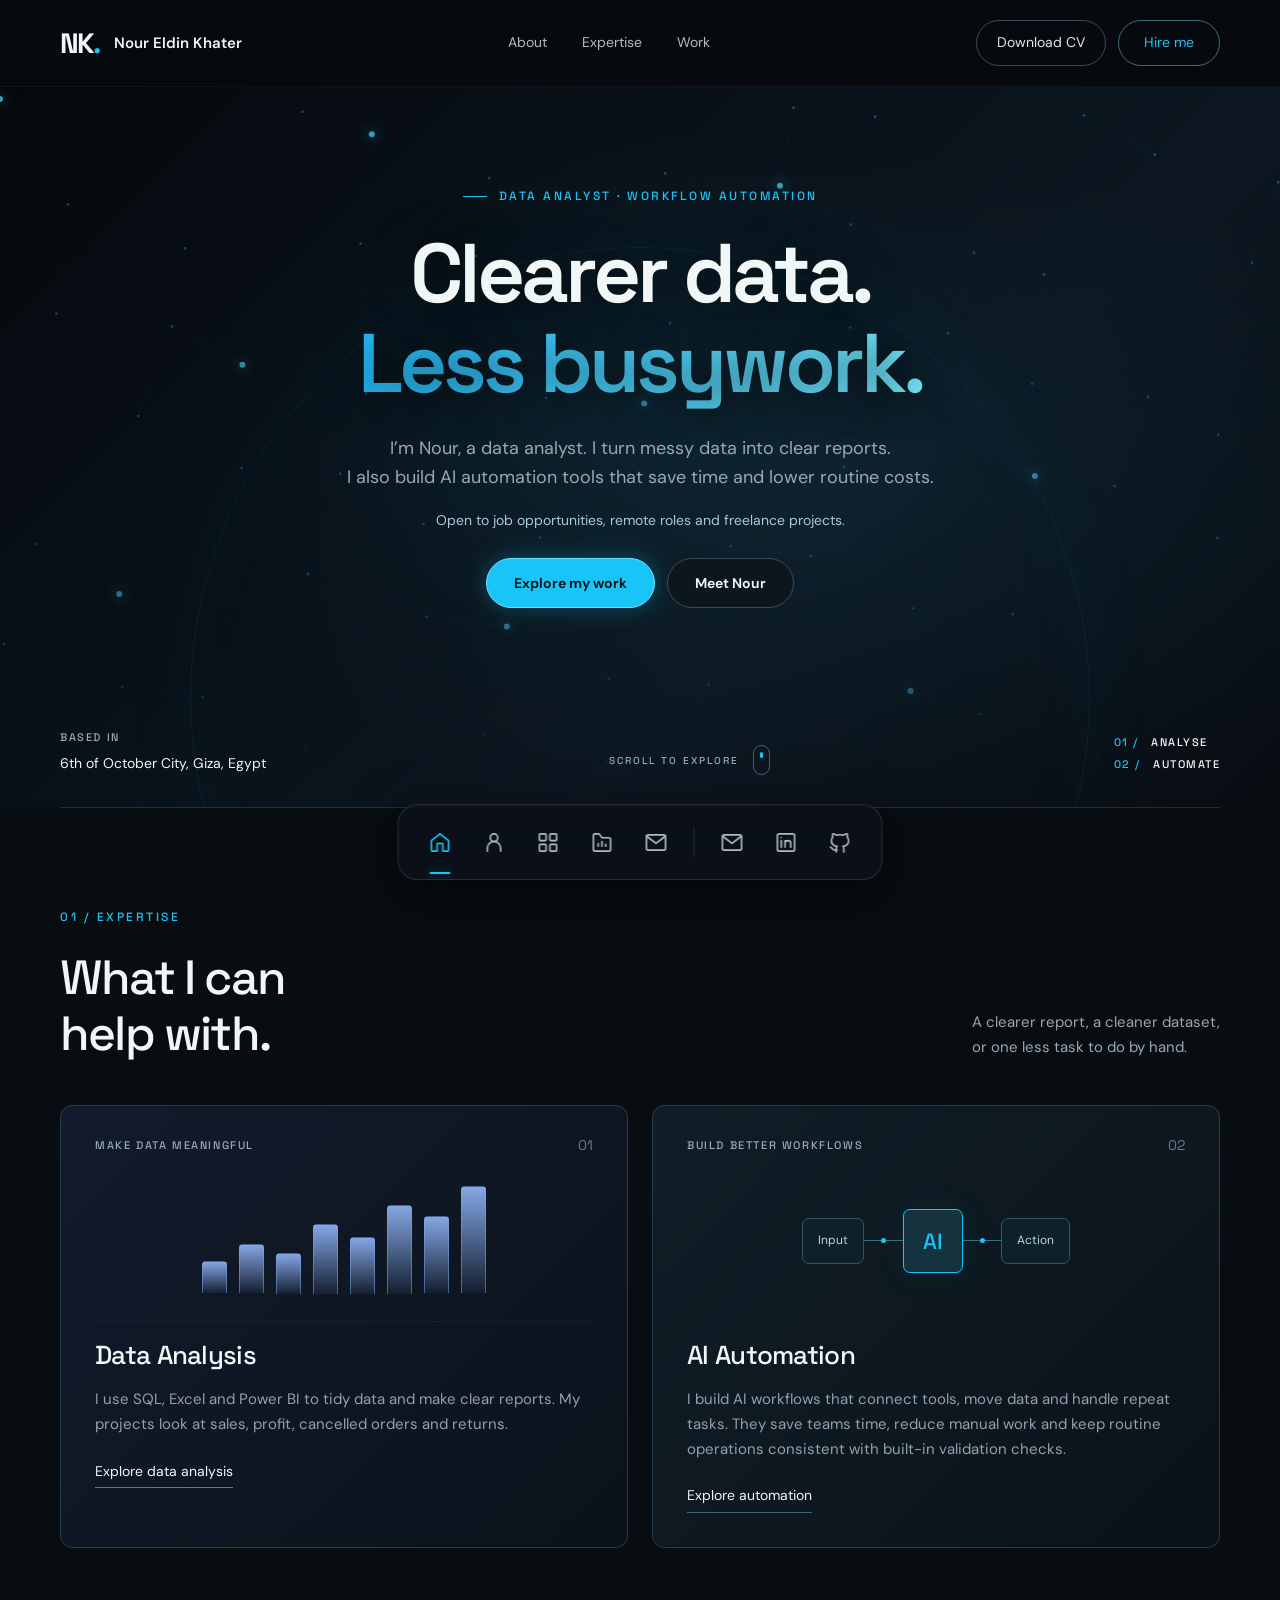
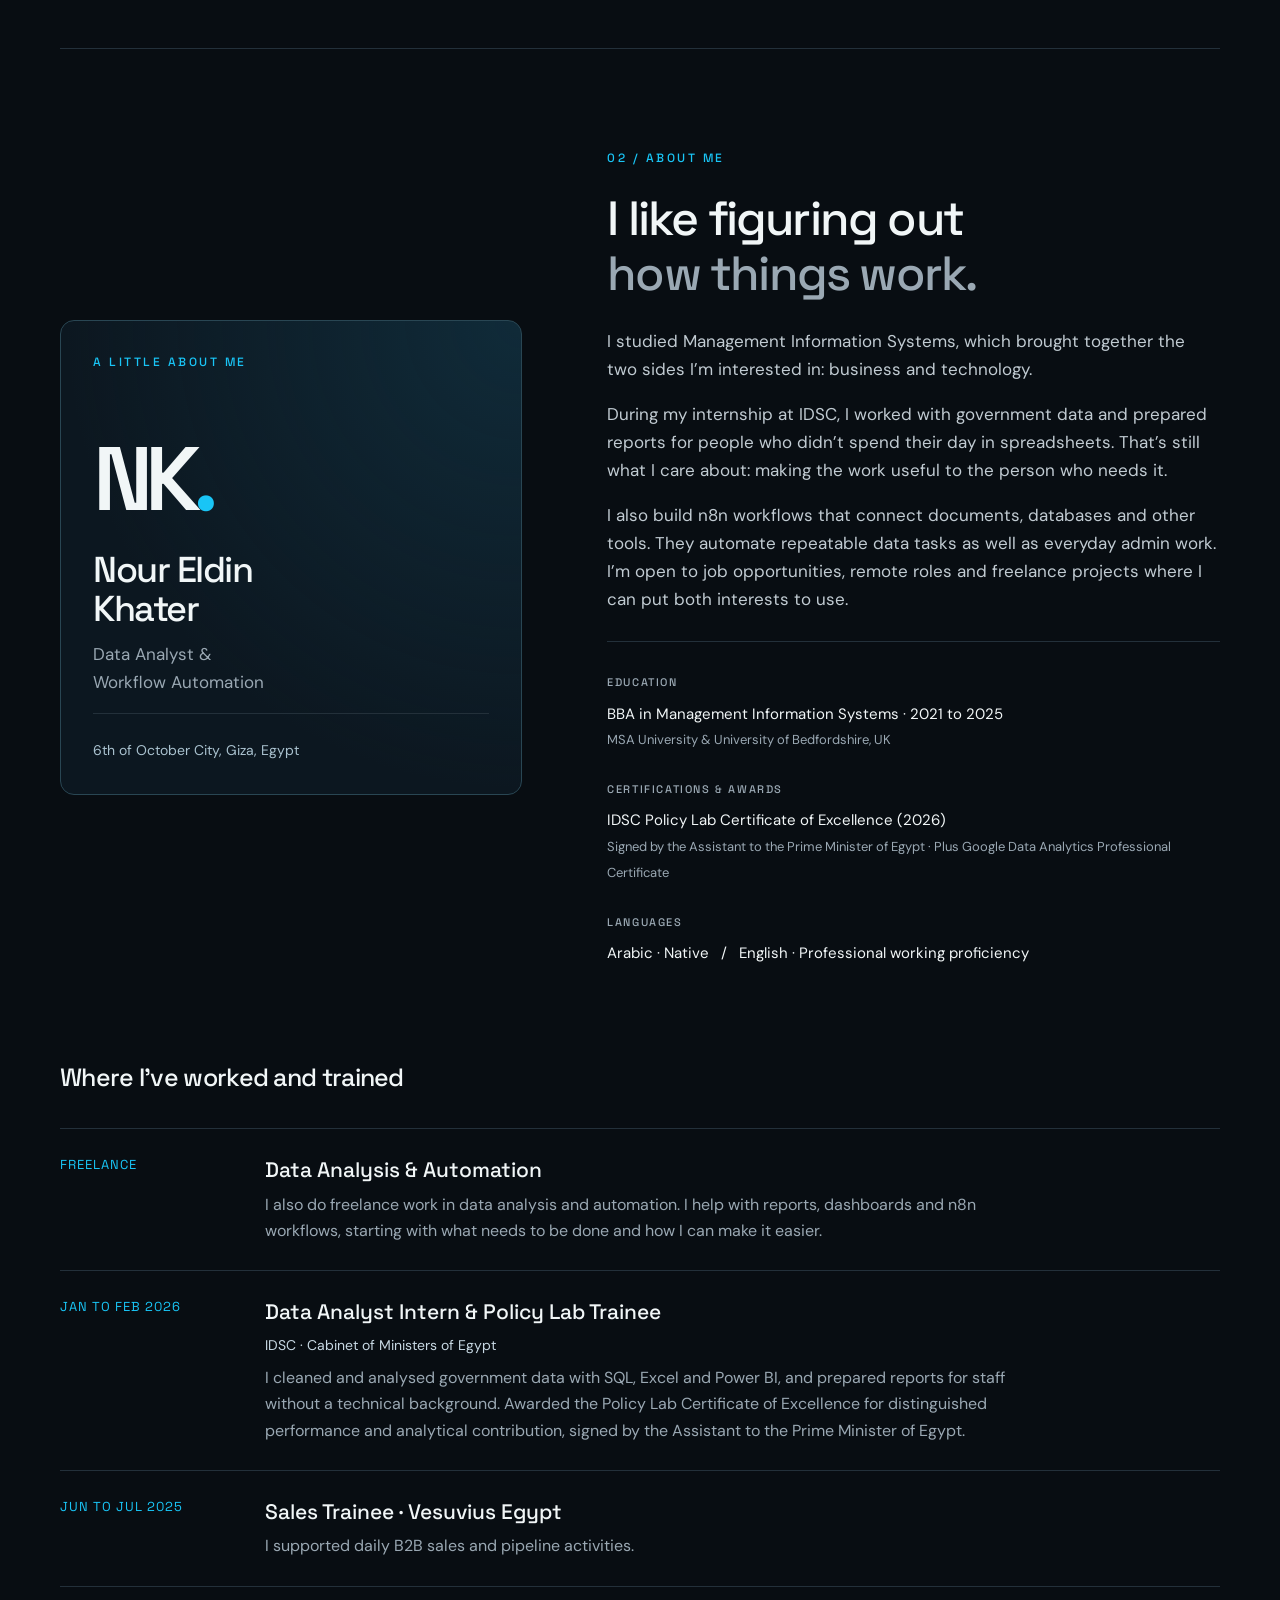
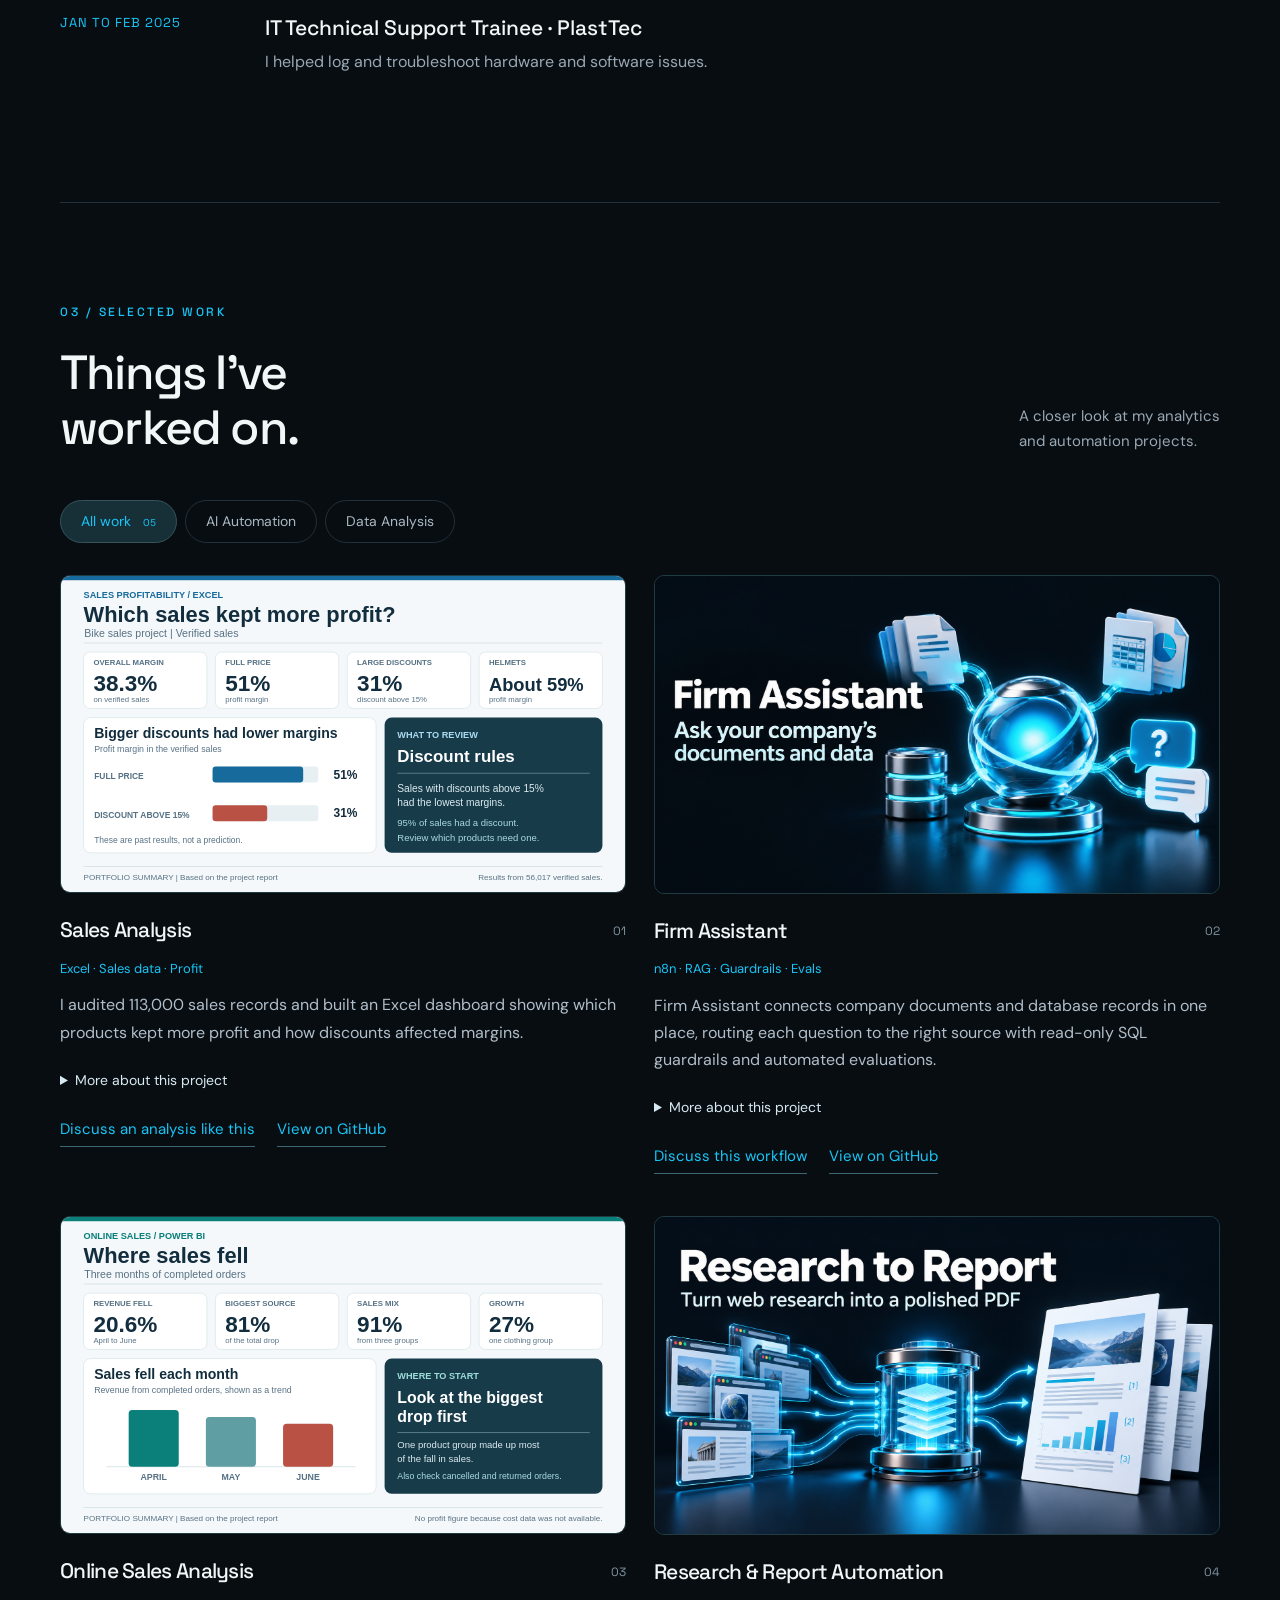
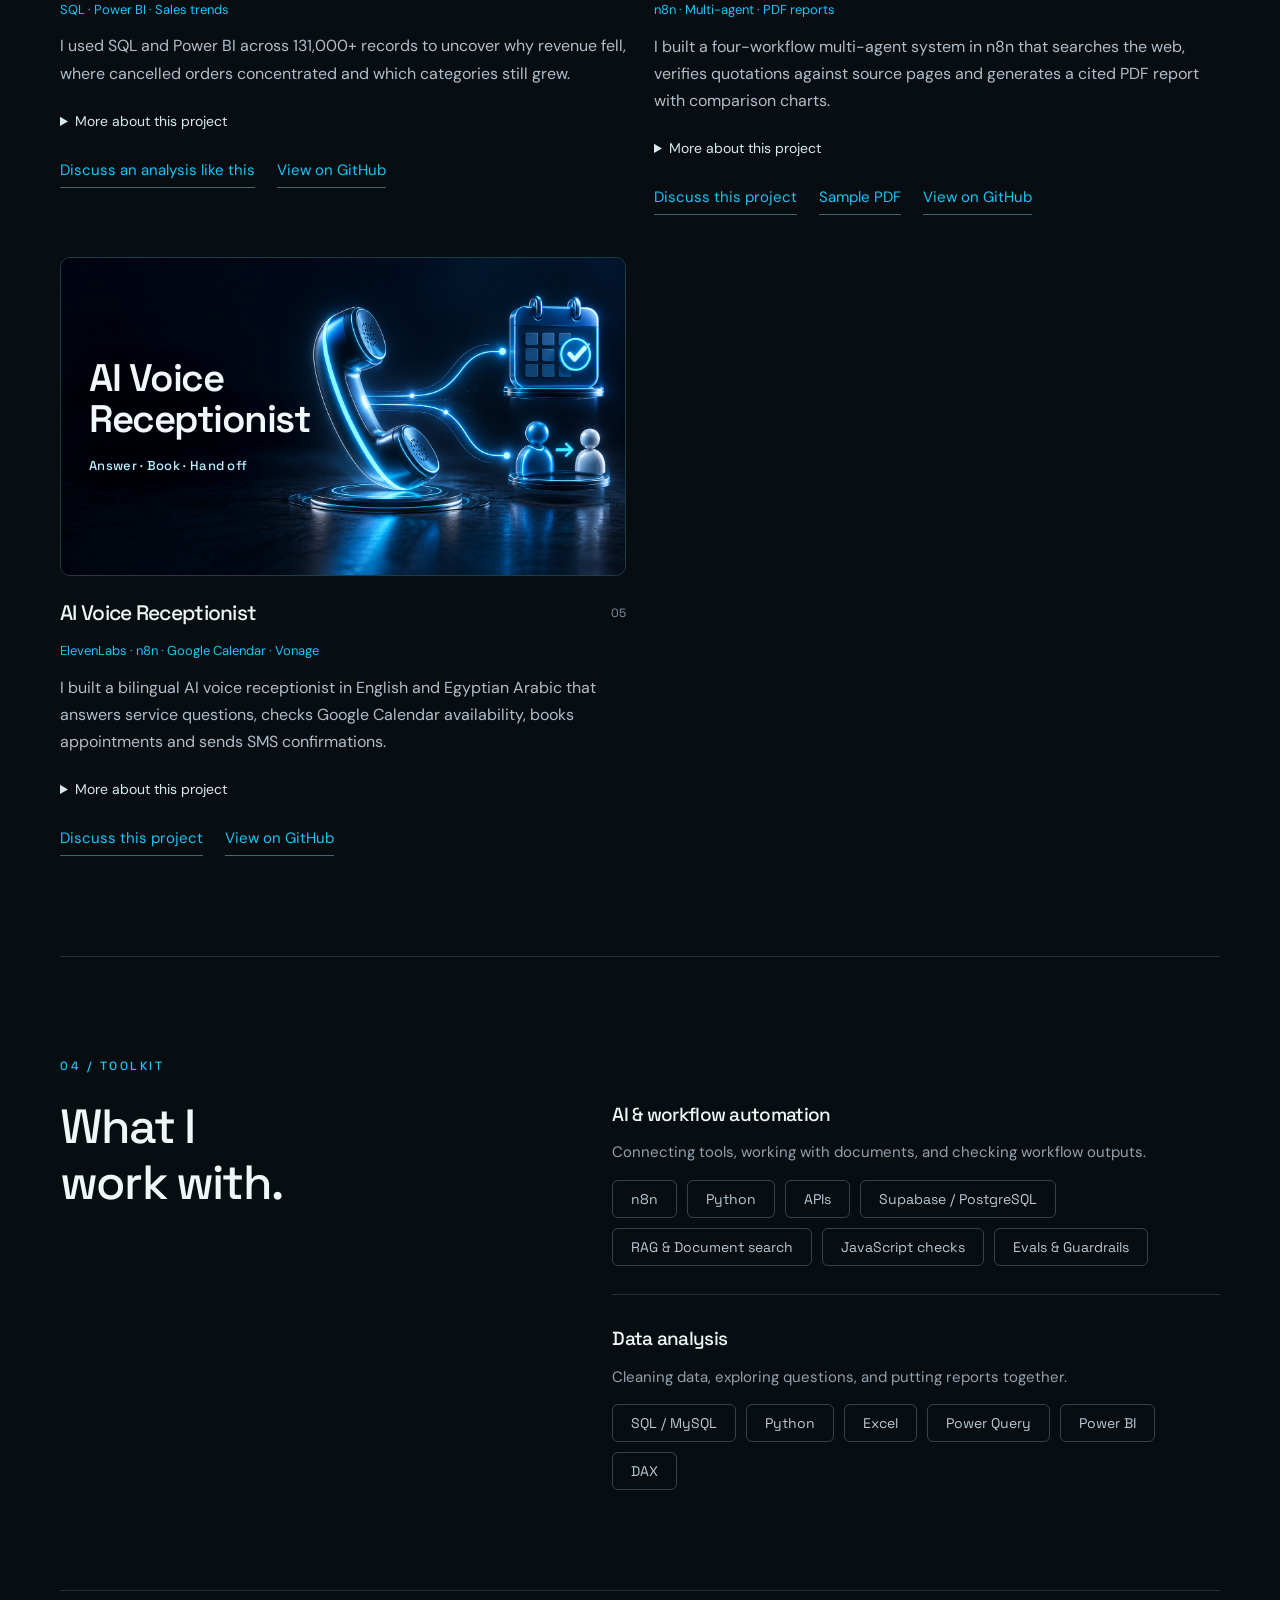
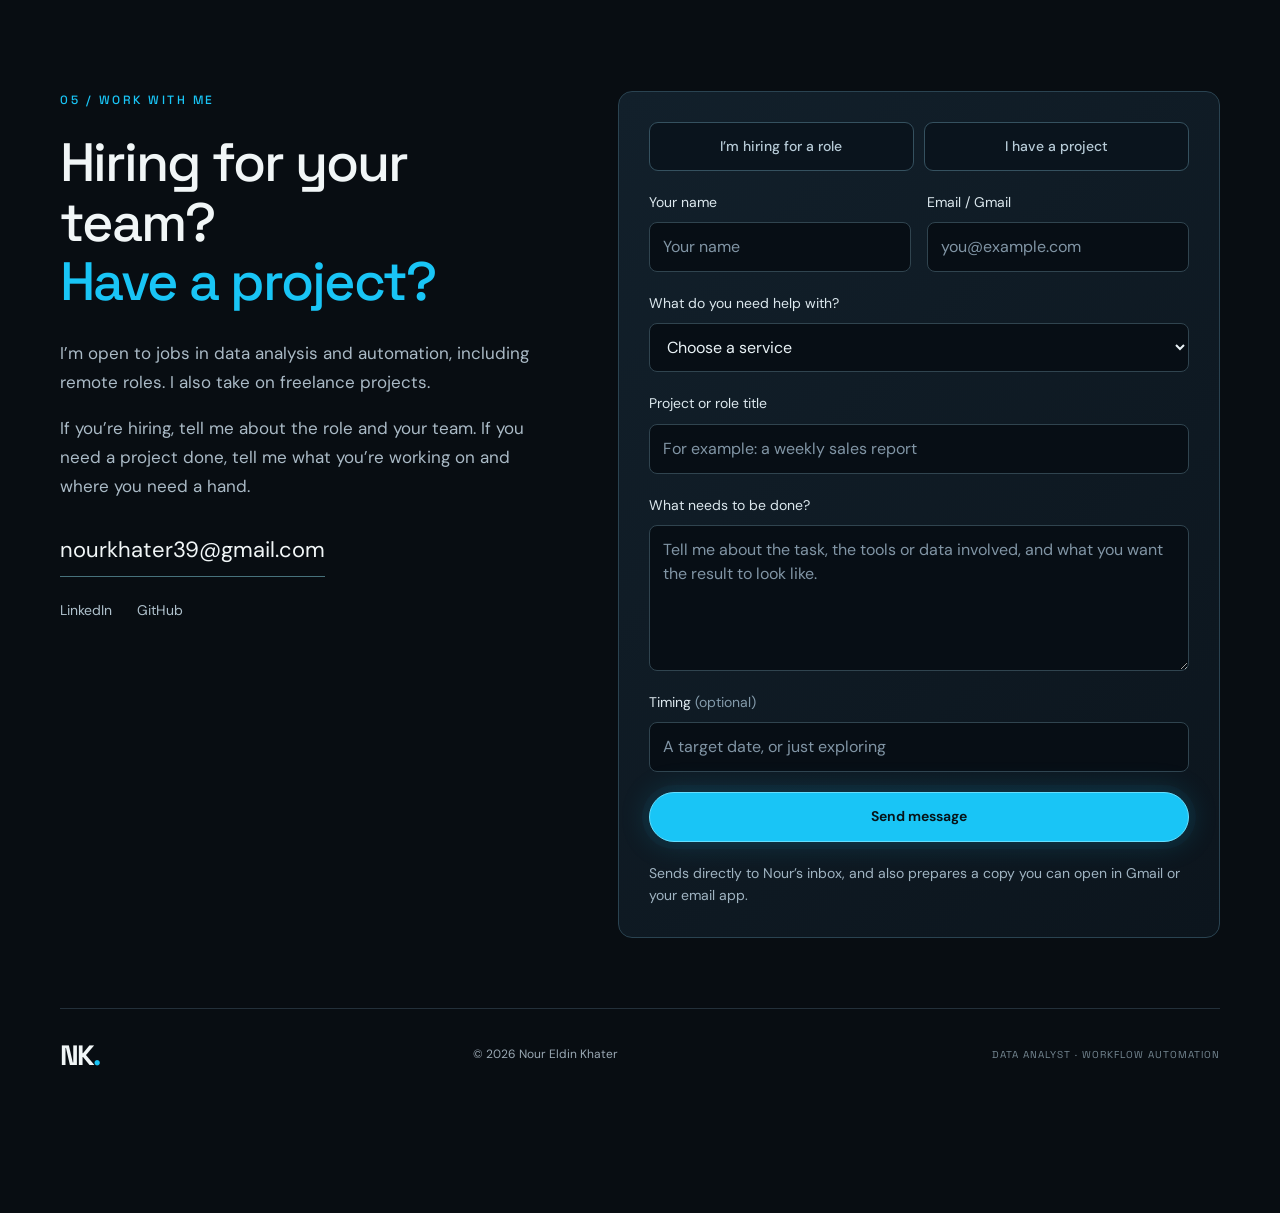
<file: index.html>
<!doctype html>
<html lang="en"><head><meta charset="UTF-8"><meta name="viewport" content="width=device-width, initial-scale=1"><meta name="theme-color" content="#080d12"><meta name="description" content="Nour Eldin Khater is a data analyst in 6th of October City, Giza, Egypt. I use SQL, Excel and Power BI to make data useful, and automate repeatable data workflows with n8n."><link rel="canonical" href="https://nour2303.github.io/"><meta property="og:type" content="website"><meta property="og:url" content="https://nour2303.github.io/"><meta property="og:title" content="Nour Eldin Khater | Data Analyst"><meta property="og:description" content="Data analysis, clear reports and practical workflow automation. Explore my work and get in touch."><meta property="og:image" content="https://nour2303.github.io/assets/img/nour-portrait.jpeg"><meta property="og:image:width" content="600"><meta property="og:image:height" content="600"><meta property="og:image:alt" content="Portrait of Nour Eldin Khater"><meta name="twitter:card" content="summary"><title>Nour Eldin Khater | Data Analyst &amp; Workflow Automation</title><link rel="icon" type="image/svg+xml" href="data:image/svg+xml,%3Csvg xmlns='http://www.w3.org/2000/svg' viewBox='0 0 64 64'%3E%3Crect width='64' height='64' rx='16' fill='%23080d12'/%3E%3Cpath d='M18 46V18l28 28V18' fill='none' stroke='%2344d9ee' stroke-width='6'/%3E%3C/svg%3E"><link rel="stylesheet" href="style.css"><link rel="stylesheet" href="content.css"></head>
<body><a class="skip" href="#main">Skip to content</a><header><nav class="wrap" aria-label="Main navigation"><a href="#home" class="brand"><span class="monogram">NK<span>.</span></span><span>Nour Eldin Khater</span></a><div class="nav-links"><a href="#about">About</a><a href="#expertise">Expertise</a><a href="#work">Work</a></div><div class="nav-actions"><a class="nav-cv" href="Nour-Khater-CV.pdf" download="Nour-Khater-CV.pdf" aria-label="Download CV as PDF">Download CV</a><a class="nav-contact" href="#contact">Hire me</a></div></nav></header>
<main id="main"><section class="hero wrap" id="home"><div class="eyebrow"><span class="short-line"></span> DATA ANALYST · WORKFLOW AUTOMATION</div><h1>Clearer data.<br><span>Less busywork.</span></h1><p class="hero-copy">I’m Nour, a data analyst. I turn messy data into clear reports.<br>I also build AI automation tools that save time and lower routine costs.</p><p class="audience-note">Open to job opportunities, remote roles and freelance projects.</p><div class="hero-actions"><a class="button primary" href="#work">Explore my work</a><a class="button secondary" href="#about">Meet Nour</a></div><div class="hero-bottom"><div><span class="small-label">BASED IN</span><span>6th of October City, Giza, Egypt</span></div><a href="#expertise" class="explore">SCROLL TO EXPLORE <span class="scroll-track" aria-hidden="true"></span></a><div class="hero-index"><span>01 /</span> ANALYSE<br><span>02 /</span> AUTOMATE</div></div><div class="hero-orbit" aria-hidden="true"></div></section>
<section class="expertise section wrap" id="expertise"><div class="section-heading"><div><p class="eyebrow">01 / EXPERTISE</p><h2>What I can<br>help with.</h2></div><p class="section-note">A clearer report, a cleaner dataset,<br>or one less task to do by hand.</p></div><div class="expertise-grid"><article class="expertise-card analysis"><div class="card-top"><span class="small-label">MAKE DATA MEANINGFUL</span><span class="card-number">01</span></div><div class="chart" role="img" aria-label="Simple rising bar chart"><span style="--height:30%"></span><span style="--height:46%"></span><span style="--height:38%"></span><span style="--height:65%"></span><span style="--height:53%"></span><span style="--height:83%"></span><span style="--height:72%"></span><span style="--height:100%"></span></div><h3>Data Analysis</h3><p class="placeholder">I use SQL, Excel and Power BI to tidy data and make clear reports. My projects look at sales, profit, cancelled orders and returns.</p><a href="#work" class="text-link" data-select="analysis">Explore data analysis</a></article><article class="expertise-card automation"><div class="card-top"><span class="small-label">BUILD BETTER WORKFLOWS</span><span class="card-number">02</span></div><div class="flow" aria-label="Workflow illustration: input, AI, action"><div class="flow-node">Input</div><span class="connector"></span><div class="flow-node ai-node">AI</div><span class="connector"></span><div class="flow-node">Action</div></div><h3>AI Automation</h3><p class="placeholder">I build AI workflows that connect tools, move data and handle repeat tasks. They save teams time, reduce manual work and keep routine operations consistent with built-in validation checks.</p><a href="#work" class="text-link" data-select="automation">Explore automation</a></article></div></section>
<section class="about section wrap" id="about"><div class="identity-panel"><p class="eyebrow">A LITTLE ABOUT ME</p><span class="identity-monogram" aria-hidden="true">NK<span>.</span></span><h3>Nour Eldin<br>Khater</h3><p>Data Analyst &amp;<br>Workflow Automation</p><div class="identity-location">6th of October City, Giza, Egypt</div></div><div class="about-copy"><p class="eyebrow">02 / ABOUT ME</p><h2>I like figuring out<br><span>how things work.</span></h2><p>I studied Management Information Systems, which brought together the two sides I’m interested in: business and technology.</p><p>During my internship at IDSC, I worked with government data and prepared reports for people who didn’t spend their day in spreadsheets. That’s still what I care about: making the work useful to the person who needs it.</p><p>I also build n8n workflows that connect documents, databases and other tools. They automate repeatable data tasks as well as everyday admin work. I’m open to job opportunities, remote roles and freelance projects where I can put both interests to use.</p><div class="about-facts"><div><span class="small-label">EDUCATION</span><p>BBA in Management Information Systems · 2021 to 2025</p><span class="muted">MSA University &amp; University of Bedfordshire, UK</span></div><div><span class="small-label">CERTIFICATIONS &amp; AWARDS</span><p>IDSC Policy Lab Certificate of Excellence (2026)</p><span class="muted">Signed by the Assistant to the Prime Minister of Egypt · Plus Google Data Analytics Professional Certificate</span></div><div><span class="small-label">LANGUAGES</span><p>Arabic · Native &nbsp; / &nbsp; English · Professional working proficiency</p></div></div></div><div class="experience-list"><h3>Where I’ve worked and trained</h3><article><span>FREELANCE</span><div><h4>Data Analysis &amp; Automation</h4><p>I also do freelance work in data analysis and automation. I help with reports, dashboards and n8n workflows, starting with what needs to be done and how I can make it easier.</p></div></article><article><span>JAN TO FEB 2026</span><div><h4>Data Analyst Intern &amp; Policy Lab Trainee</h4><p class="experience-company">IDSC · Cabinet of Ministers of Egypt</p><p>I cleaned and analysed government data with SQL, Excel and Power BI, and prepared reports for staff without a technical background. Awarded the Policy Lab Certificate of Excellence for distinguished performance and analytical contribution, signed by the Assistant to the Prime Minister of Egypt.</p></div></article><article><span>JUN TO JUL 2025</span><div><h4>Sales Trainee · Vesuvius Egypt</h4><p>I supported daily B2B sales and pipeline activities.</p></div></article><article><span>JAN TO FEB 2025</span><div><h4>IT Technical Support Trainee · PlastTec</h4><p>I helped log and troubleshoot hardware and software issues.</p></div></article></div></section>
<section class="work section wrap" id="work"><div class="section-heading"><div><p class="eyebrow">03 / SELECTED WORK</p><h2>Things I’ve<br>worked on.</h2></div><p class="section-note">A closer look at my analytics<br>and automation projects.</p></div><div class="filter-row" role="group" aria-label="Filter projects"><button type="button" class="active" data-filter="all" aria-pressed="true">All work <span>05</span></button><button type="button" data-filter="automation" aria-pressed="false">AI Automation</button><button type="button" data-filter="analysis" aria-pressed="false">Data Analysis</button></div><p class="sr-only" id="filter-status" aria-live="polite">Showing 5 projects</p><div class="project-grid"><article class="project" data-category="analysis"><a class="project-preview image-preview" href="#contact" data-analysis-project="Sales Analysis" aria-label="Discuss Sales Analysis" style="aspect-ratio:1600/900"><img src="images/sales-profit-summary.svg" alt="Portfolio summary showing 51% profit margin on full price sales and 31% on sales with discounts above 15%" loading="lazy" decoding="async" width="1600" height="900" style="aspect-ratio:1600/900"></a><div class="project-meta"><h3>Sales Analysis</h3><span>01</span></div><p class="project-tags">Excel · Sales data · Profit</p><p class="project-description">I audited 113,000 sales records and built an Excel dashboard showing which products kept more profit and how discounts affected margins.</p><details class="project-details"><summary>More about this project</summary><h4>Auditing the numbers</h4><p>I analyzed 113,000 sales records to find which products earned more profit and how discounts affected margins.</p><p>During the data quality audit, I identified fabricated duplicate rows that copied earlier years with altered figures and flagged them so they were excluded from the clean analysis while remaining traceable in the workbook.</p><h4>What discounts showed</h4><p>Full price sales had a <strong>51% profit margin</strong>. Sales with discounts above 15% had a <strong>31% margin</strong>, showing how steep discounting quietly eroded profit.</p><p>Helmets delivered a <strong>59% margin</strong>, demonstrating that higher unit prices did not always mean higher profitability.</p><h4>Why it matters</h4><p>The interactive Excel dashboard highlights top-performing products and discount thresholds, giving stakeholders a clear starting point when reviewing pricing and promotions.</p></details><div class="project-actions"><a class="text-link workflow-cta" href="#contact" data-analysis-project="Sales Analysis">Discuss an analysis like this</a><a class="text-link workflow-cta" href="https://github.com/nour2303/sales-profitability-analysis" target="_blank" rel="noopener noreferrer">View on GitHub</a></div></article><article class="project" data-category="automation"><a class="project-preview image-preview" href="#contact" data-workflow="Firm Assistant" aria-label="Discuss Firm Assistant"><img src="images/firm-assistant.png" alt="Firm Assistant. Ask your company’s documents and data. An AI hub connects documents, a database and questions." loading="lazy" decoding="async" width="1672" height="941"></a><div class="project-meta"><h3>Firm Assistant</h3><span>02</span></div><p class="project-tags">n8n · RAG · Guardrails · Evals</p><p class="project-description">Firm Assistant connects company documents and database records in one place, routing each question to the right source with read-only SQL guardrails and automated evaluations.</p><details class="project-details"><summary>More about this project</summary><p>Company answers are often spread across PDF documents and structured databases, forcing teams to search multiple tools to answer routine questions.</p><p>I built a three-workflow system in n8n covering Google Drive document ingestion, an intent-routed RAG and SQL assistant with semantic caching, and an automated evaluation pipeline. It logs every request, enforces read-only SQL guardrails, refuses out-of-scope queries, and evaluates answer quality using test cases and an LLM judge.</p></details><div class="project-actions"><a class="text-link workflow-cta" href="#contact" data-workflow="Firm Assistant">Discuss this workflow</a><a class="text-link workflow-cta" href="https://github.com/nour2303/firm-assistant" target="_blank" rel="noopener noreferrer">View on GitHub</a></div></article><article class="project" data-category="analysis"><a class="project-preview image-preview" href="#contact" data-analysis-project="Online Sales Analysis" aria-label="Discuss Online Sales Analysis" style="aspect-ratio:1600/900"><img src="images/online-sales-summary.svg" alt="Portfolio summary showing sales fell 20.6%, one product group made up 81% of the drop and one clothing group grew 27%" loading="lazy" decoding="async" width="1600" height="900" style="aspect-ratio:1600/900"></a><div class="project-meta"><h3>Online Sales Analysis</h3><span>03</span></div><p class="project-tags">SQL · Power BI · Sales trends</p><p class="project-description">I used SQL and Power BI across 131,000+ records to uncover why revenue fell, where cancelled orders concentrated and which categories still grew.</p><details class="project-details"><summary>More about this project</summary><h4>Where were sales falling?</h4><p>I analyzed over <strong>131,000 sales records</strong> using MySQL for deduplication and standardization and Power BI for data modeling, DAX measures and interactive reporting.</p><h4>One product group stood out</h4><p>Monthly sales fell by 20.6%, and a single category accounted for <strong>81% of the drop</strong>, making it the top priority to investigate.</p><p>Three product categories generated <strong>91% of total revenue</strong>, highlighting a heavy concentration risk across the catalog.</p><h4>Cancelled orders and growth areas</h4><p>The dashboard isolates cancellation and return hotspots by location and fulfillment channel so operations teams know where to focus.</p><p>At the same time, one apparel category grew by <strong>27%</strong>, and B2B buyers placed larger orders with lower cancellation rates than individual buyers.</p></details><div class="project-actions"><a class="text-link workflow-cta" href="#contact" data-analysis-project="Online Sales Analysis">Discuss an analysis like this</a><a class="text-link workflow-cta" href="https://github.com/nour2303/ecommerce-sales-analysis" target="_blank" rel="noopener noreferrer">View on GitHub</a></div></article><article class="project" data-category="automation"><a class="project-preview image-preview" href="#contact" data-workflow="Research &amp; Report Automation" aria-label="Discuss Research &amp; Report Automation"><img src="images/research-to-report.png" alt="Illustrated concept for a research workflow linking web sources, checks and a PDF report" loading="lazy" decoding="async" width="1672" height="941"></a><div class="project-meta"><h3>Research &amp; Report Automation</h3><span>04</span></div><p class="project-tags">n8n · Multi-agent · PDF reports</p><p class="project-description">I built a four-workflow multi-agent system in n8n that searches the web, verifies quotations against source pages and generates a cited PDF report with comparison charts.</p><details class="project-details"><summary>More about this project</summary><p>Preparing research briefs manually requires gathering sources, cross-checking figures and formatting charts and citations into a clean document.</p><p>I architected four coordinated n8n workflows: an orchestrator that creates a factual checklist, a research agent that extracts web sources via Tavily and runs code checks to verify exact quotations, an analyst workflow that validates coverage and generates QuickChart visuals, and a report writer that compiles HTML into a finished PDF via Gotenberg and uploads it to Google Drive.</p><p>On a benchmark run comparing 2010 and 2020 U.S. Census population figures, the pipeline completed in 87 seconds and delivered a two-page cited PDF report with a comparison table and bar chart.</p></details><div class="project-actions"><a class="text-link workflow-cta" href="#contact" data-workflow="Research &amp; Report Automation">Discuss this project</a><a class="text-link workflow-cta" href="Research-Team-Census-Demo.pdf" target="_blank" rel="noopener noreferrer">Sample PDF</a><a class="text-link workflow-cta" href="https://github.com/nour2303/research-automation" target="_blank" rel="noopener noreferrer">View on GitHub</a></div></article><article class="project" data-category="automation"><a class="project-preview image-preview voice-preview" href="#contact" data-voice-service aria-label="Discuss AI Voice Receptionist"><img src="images/voice-receptionist.png" alt="Illustration of a phone, calendar and staff handoff" loading="lazy" decoding="async" width="1672" height="941"><span class="voice-preview-copy" aria-hidden="true"><strong>AI Voice<br>Receptionist</strong><span>Answer · Book · Hand off</span></span></a><div class="project-meta"><h3>AI Voice Receptionist</h3><span>05</span></div><p class="project-tags">ElevenLabs · n8n · Google Calendar · Vonage</p><p class="project-description">I built a bilingual AI voice receptionist in English and Egyptian Arabic that answers service questions, checks Google Calendar availability, books appointments and sends SMS confirmations.</p><details class="project-details"><summary>More about this project</summary><p>Service businesses spend hours answering repetitive calls, checking schedules and logging customer requests across separate calendars.</p><p>I built a bilingual voice receptionist combining an ElevenLabs conversational voice agent with a 66-node n8n backend workflow. It handles calls in English and Egyptian Arabic, validates business hours and service durations, checks availability across separate cleaning and repair Google Calendars, and books confirmed appointments.</p><p>Once an appointment is created on the calendar, the workflow logs customer and booking records in Google Sheets, sends an SMS confirmation with the appointment date and time via Vonage, and routes complex issues or refund requests to a staff follow-up log.</p></details><div class="project-actions"><a class="text-link workflow-cta" href="#contact" data-voice-service>Discuss this project</a><a class="text-link workflow-cta" href="https://github.com/nour2303/nile-auto-ai-voice-receptionist" target="_blank" rel="noopener noreferrer">View on GitHub</a></div></article></div></section>
<section class="skills section wrap"><p class="eyebrow">04 / TOOLKIT</p><div class="toolkit-inner"><h2>What I<br>work with.</h2><div class="toolkit-groups"><div><h3>AI &amp; workflow automation</h3><p class="placeholder">Connecting tools, working with documents, and checking workflow outputs.</p><div class="skill-slots"><span>n8n</span><span>Python</span><span>APIs</span><span>Supabase / PostgreSQL</span><span>RAG &amp; Document search</span><span>JavaScript checks</span><span>Evals &amp; Guardrails</span></div></div><div><h3>Data analysis</h3><p class="placeholder">Cleaning data, exploring questions, and putting reports together.</p><div class="skill-slots"><span>SQL / MySQL</span><span>Python</span><span>Excel</span><span>Power Query</span><span>Power BI</span><span>DAX</span></div></div></div></div></section>
<section class="contact section wrap" id="contact"><div class="service-intro"><p class="eyebrow">05 / WORK WITH ME</p><h2>Hiring for your team?<br><span>Have a project?</span></h2><p>I’m open to jobs in data analysis and automation, including remote roles. I also take on freelance projects.</p><p>If you’re hiring, tell me about the role and your team. If you need a project done, tell me what you’re working on and where you need a hand.</p><a class="email-link" href="mailto:nourkhater39@gmail.com">nourkhater39@gmail.com</a><div class="service-socials"><a href="https://www.linkedin.com/in/nour-eldin-khater" target="_blank" rel="noopener noreferrer">LinkedIn</a><a href="https://github.com/nour2303" target="_blank" rel="noopener noreferrer">GitHub</a></div></div><form id="service-form" class="service-form" action="https://formsubmit.co/nourkhater39@gmail.com" method="POST"><input type="hidden" name="_captcha" value="false"><div class="inquiry-paths" role="group" aria-label="Reason for getting in touch"><button type="button" data-inquiry="job" aria-pressed="false">I’m hiring for a role</button><button type="button" data-inquiry="project" aria-pressed="false">I have a project</button></div><div class="form-row"><label>Your name<input name="name" autocomplete="name" required maxlength="100" placeholder="Your name"></label><label>Email / Gmail<input type="email" name="email" autocomplete="email" required maxlength="254" placeholder="you@example.com"></label></div><label>What do you need help with?<select name="service" required aria-label="What do you need help with?"><option value="">Choose a service</option><option value="AI / n8n automation">AI / n8n automation</option><option value="AI voice receptionist">AI voice receptionist</option><option value="Data analysis">Data analysis</option><option value="Power BI or Excel dashboard">Power BI or Excel dashboard</option><option value="Automation + data analysis">Automation + data analysis</option><option value="Job opportunity">Job opportunity</option><option value="Something else / not sure yet">Something else / not sure yet</option></select></label><label><span id="project-label">Project or role title</span><input name="project" required maxlength="160" placeholder="For example: a weekly sales report"></label><label><span id="details-label">What needs to be done?</span><textarea name="details" required minlength="20" maxlength="4000" rows="5" placeholder="Tell me about the task, the tools or data involved, and what you want the result to look like."></textarea></label><label>Timing <span class="optional">(optional)</span><input name="timeline" maxlength="150" placeholder="A target date, or just exploring"></label><button type="submit" id="submit-btn" class="button primary">Send message</button><p class="form-note">Sends directly to Nour’s inbox, and also prepares a copy you can open in Gmail or your email app.</p><noscript><p>Please email your project details to <a href="mailto:nourkhater39@gmail.com">nourkhater39@gmail.com</a>.</p></noscript><div id="inquiry-result" class="inquiry-result" hidden><p id="inquiry-status" role="status">Your message has been sent to Nour! You can also open a copy in your email app below.</p><div class="draft-actions"><a id="gmail-draft" class="button primary" target="_blank" rel="noopener noreferrer">Open in Gmail</a><a id="email-draft" class="button secondary">Open email app</a></div><details><summary>View or copy your message</summary><textarea id="draft-text" readonly rows="8" aria-label="Prepared inquiry"></textarea><button id="copy-inquiry" type="button" class="button secondary">Copy message</button><p id="copy-status" role="status"></p></details></div></form></section></main><footer class="wrap"><a class="monogram" href="#home" aria-label="Back to top">NK<span>.</span></a><p>© <span id="year">2026</span> Nour Eldin Khater</p><span class="footer-note">DATA ANALYST · WORKFLOW AUTOMATION <span id="visit-counter" aria-label="Total website visits"></span></span></footer><script src="script.js"></script></body></html>
</file>
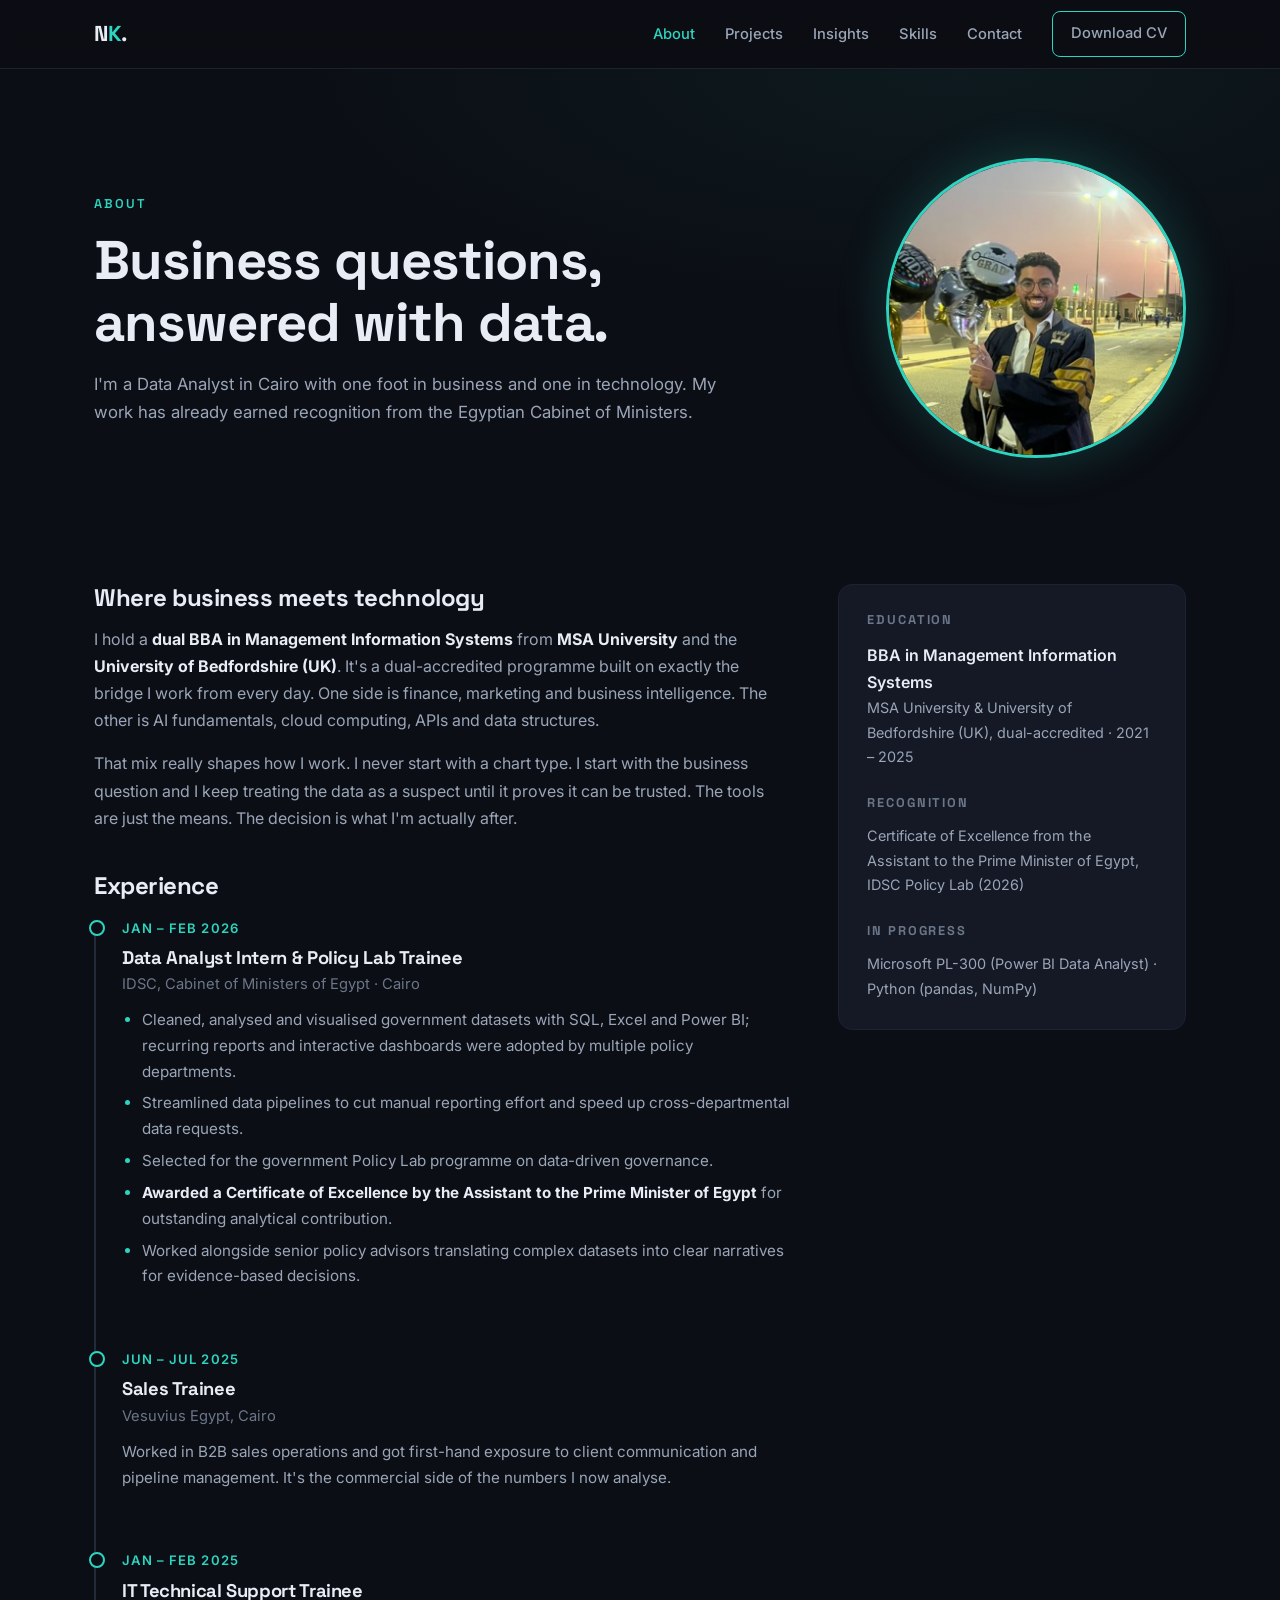
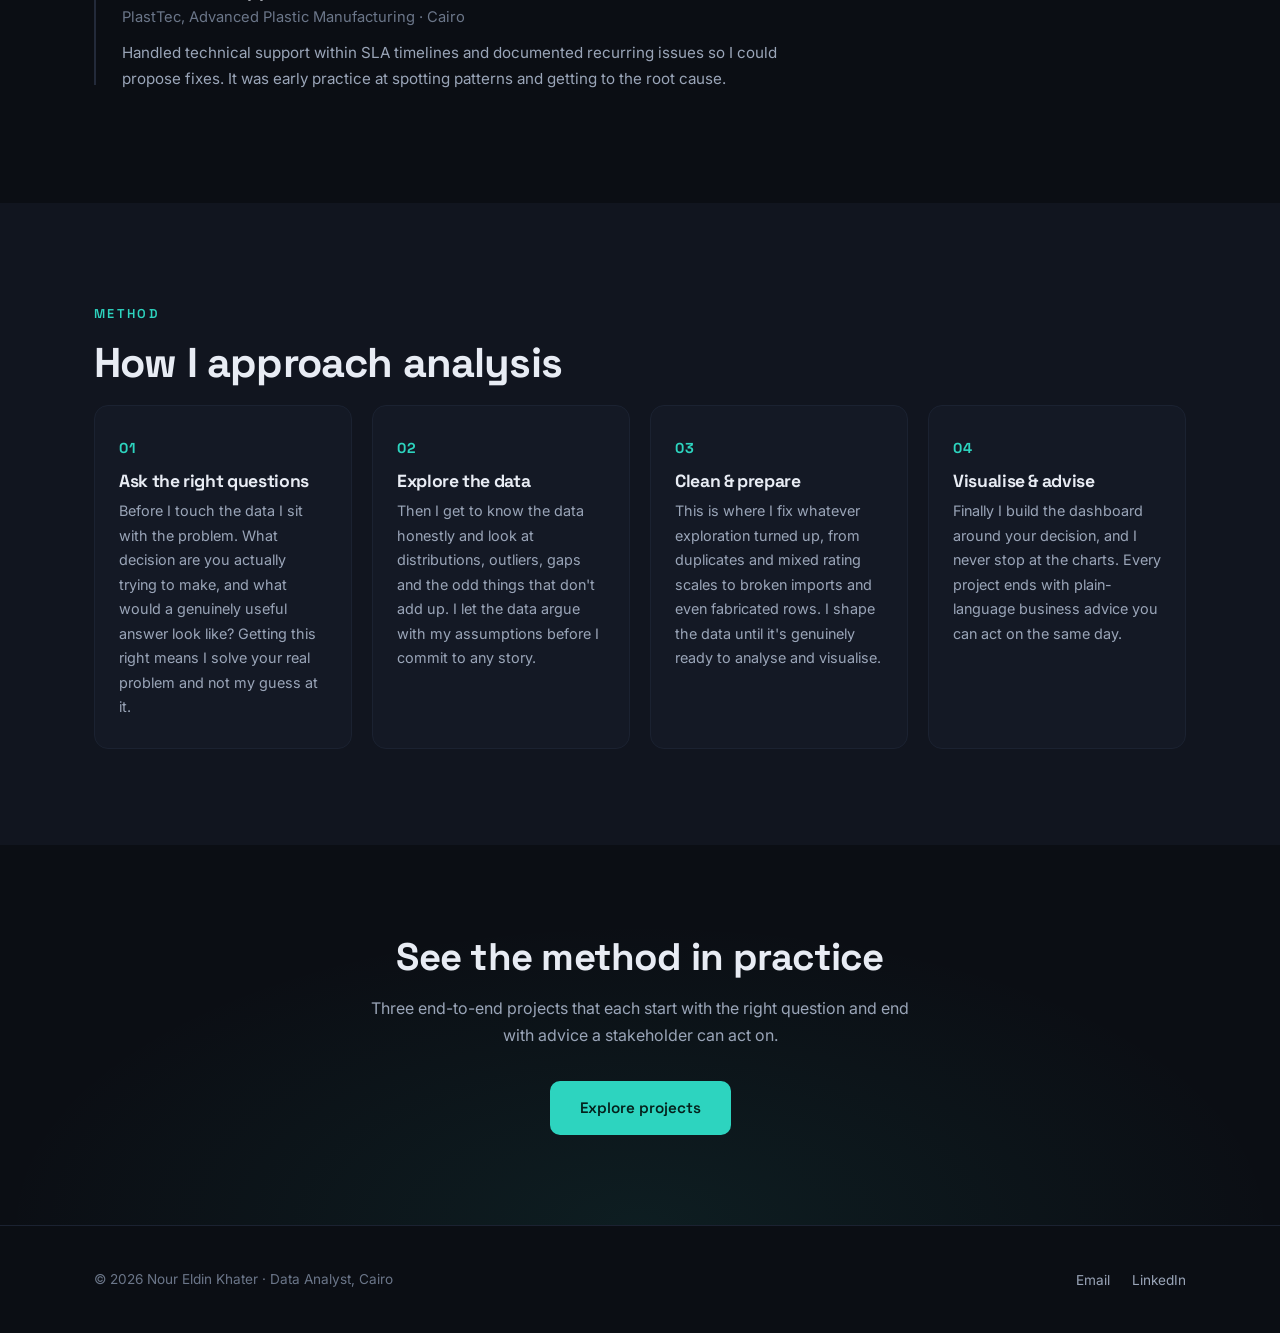
<file: about.html>
<!DOCTYPE html>
<html lang="en">
<head>
  <meta charset="UTF-8">
  <meta name="viewport" content="width=device-width, initial-scale=1.0">
  <title>About · Nour Eldin Khater</title>
  <meta name="description" content="About Nour Eldin Khater: dual MIS degree from MSA University and the University of Bedfordshire (UK), a Data Analyst internship at IDSC (Cabinet of Ministers of Egypt), and a validation-first approach to analysis.">
  <link rel="preconnect" href="https://fonts.googleapis.com">
  <link rel="preconnect" href="https://fonts.gstatic.com" crossorigin>
  <link href="https://fonts.googleapis.com/css2?family=Inter:wght@400;500;600&family=Space+Grotesk:wght@500;600;700&display=swap" rel="stylesheet">
  <link rel="stylesheet" href="assets/css/style.css">
  <link rel="icon" href="data:image/svg+xml,<svg xmlns='http://www.w3.org/2000/svg' viewBox='0 0 100 100'><text y='80' font-size='80' fill='%232dd4bf' font-family='Arial' font-weight='bold'>N</text></svg>">
</head>
<body>

<header class="nav">
  <div class="nav-inner">
    <a class="nav-logo" href="index.html">N<span>K</span>.</a>
    <button class="nav-toggle" aria-label="Toggle menu" aria-expanded="false">
      <span></span><span></span><span></span>
    </button>
    <ul class="nav-links">
      <li><a href="about.html" aria-current="page">About</a></li>
      <li><a href="projects.html">Projects</a></li>
      <li><a href="insights.html">Insights</a></li>
      <li><a href="skills.html">Skills</a></li>
      <li><a href="contact.html">Contact</a></li>
      <li><a class="nav-cta" href="assets/cv/Nour_Khater_CV.pdf" download>Download CV</a></li>
    </ul>
  </div>
</header>

<main class="page">
  <div class="page-header">
    <div class="container about-hero">
      <div class="about-hero-text">
        <span class="section-label">About</span>
        <h1>Business questions,<br>answered with data.</h1>
        <p>I'm a Data Analyst in Cairo with one foot in business and one in technology.
          My work has already earned recognition from the Egyptian Cabinet of
          Ministers.</p>
      </div>
      <div class="about-portrait">
        <img src="assets/img/nour-portrait.jpeg" alt="Nour Eldin Khater at his university graduation" width="300" height="300">
      </div>
    </div>
  </div>

  <section class="section">
    <div class="container">
      <div class="detail-grid">
        <div class="detail-body">
          <h2 class="reveal">Where business meets technology</h2>
          <p class="reveal">
            I hold a <strong>dual BBA in Management Information Systems</strong> from
            <strong>MSA University</strong> and the <strong>University of Bedfordshire (UK)</strong>.
            It's a dual-accredited programme built on exactly the bridge I work from
            every day. One side is finance, marketing and business intelligence. The
            other is AI fundamentals, cloud computing, APIs and data structures.
          </p>
          <p class="reveal">
            That mix really shapes how I work. I never start with a chart type. I start
            with the business question and I keep treating the data as a suspect until
            it proves it can be trusted. The tools are just the means. The decision is
            what I'm actually after.
          </p>

          <h2 class="reveal">Experience</h2>
          <div class="timeline">
            <div class="timeline-item reveal">
              <span class="tl-date">Jan – Feb 2026</span>
              <h3>Data Analyst Intern &amp; Policy Lab Trainee</h3>
              <p class="tl-org">IDSC, Cabinet of Ministers of Egypt · Cairo</p>
              <ul>
                <li>Cleaned, analysed and visualised government datasets with SQL, Excel
                  and Power BI; recurring reports and interactive dashboards were adopted
                  by multiple policy departments.</li>
                <li>Streamlined data pipelines to cut manual reporting effort and speed up
                  cross-departmental data requests.</li>
                <li>Selected for the government Policy Lab programme on data-driven
                  governance.</li>
                <li><strong>Awarded a Certificate of Excellence by the Assistant to the
                  Prime Minister of Egypt</strong> for outstanding analytical contribution.</li>
                <li>Worked alongside senior policy advisors translating complex datasets
                  into clear narratives for evidence-based decisions.</li>
              </ul>
            </div>
            <div class="timeline-item reveal">
              <span class="tl-date">Jun – Jul 2025</span>
              <h3>Sales Trainee</h3>
              <p class="tl-org">Vesuvius Egypt, Cairo</p>
              <p>Worked in B2B sales operations and got first-hand exposure to client
                communication and pipeline management. It's the commercial side of the
                numbers I now analyse.</p>
            </div>
            <div class="timeline-item reveal">
              <span class="tl-date">Jan – Feb 2025</span>
              <h3>IT Technical Support Trainee</h3>
              <p class="tl-org">PlastTec, Advanced Plastic Manufacturing · Cairo</p>
              <p>Handled technical support within SLA timelines and documented recurring
                issues so I could propose fixes. It was early practice at spotting
                patterns and getting to the root cause.</p>
            </div>
          </div>
        </div>

        <aside class="detail-aside reveal">
          <div class="aside-block">
            <h3>Education</h3>
            <p style="color: var(--text); font-weight: 600;">BBA in Management Information Systems</p>
            <p style="color: var(--text-muted); font-size: 0.9rem;">MSA University &amp; University of
              Bedfordshire (UK), dual-accredited · 2021 – 2025</p>
          </div>
          <div class="aside-block">
            <h3>Recognition</h3>
            <p style="color: var(--text-muted); font-size: 0.9rem;">Certificate of Excellence from the
              Assistant to the Prime Minister of Egypt, IDSC Policy Lab (2026)</p>
          </div>
          <div class="aside-block">
            <h3>In progress</h3>
            <p style="color: var(--text-muted); font-size: 0.9rem;">Microsoft PL-300 (Power BI
              Data Analyst) · Python (pandas, NumPy)</p>
          </div>
        </aside>
      </div>
    </div>
  </section>

  <section class="section section-alt">
    <div class="container">
      <span class="section-label reveal">Method</span>
      <h2 class="section-title reveal">How I approach analysis</h2>
      <div class="steps">
        <div class="step reveal">
          <h3>Ask the right questions</h3>
          <p>Before I touch the data I sit with the problem. What decision are you
            actually trying to make, and what would a genuinely useful answer look
            like? Getting this right means I solve your real problem and not my guess
            at it.</p>
        </div>
        <div class="step reveal">
          <h3>Explore the data</h3>
          <p>Then I get to know the data honestly and look at distributions, outliers,
            gaps and the odd things that don't add up. I let the data argue with my
            assumptions before I commit to any story.</p>
        </div>
        <div class="step reveal">
          <h3>Clean &amp; prepare</h3>
          <p>This is where I fix whatever exploration turned up, from duplicates and
            mixed rating scales to broken imports and even fabricated rows. I shape the
            data until it's genuinely ready to analyse and visualise.</p>
        </div>
        <div class="step reveal">
          <h3>Visualise &amp; advise</h3>
          <p>Finally I build the dashboard around your decision, and I never stop at
            the charts. Every project ends with plain-language business advice you can
            act on the same day.</p>
        </div>
      </div>
    </div>
  </section>

  <section class="cta-band">
    <h2 class="reveal">See the method in practice</h2>
    <p class="reveal">Three end-to-end projects that each start with the right question
      and end with advice a stakeholder can act on.</p>
    <a class="btn btn-primary reveal" href="projects.html">Explore projects</a>
  </section>
</main>

<footer class="footer">
  <div class="footer-inner">
    <p>© <span data-year>2026</span> Nour Eldin Khater · Data Analyst, Cairo</p>
    <ul class="footer-links">
      <li><a href="mailto:nourkhater39@gmail.com">Email</a></li>
      <li><a href="https://www.linkedin.com/in/nour-eldin-khater" target="_blank" rel="noopener">LinkedIn</a></li>
    </ul>
  </div>
</footer>

<script src="assets/js/main.js"></script>
</body>
</html>
</file>
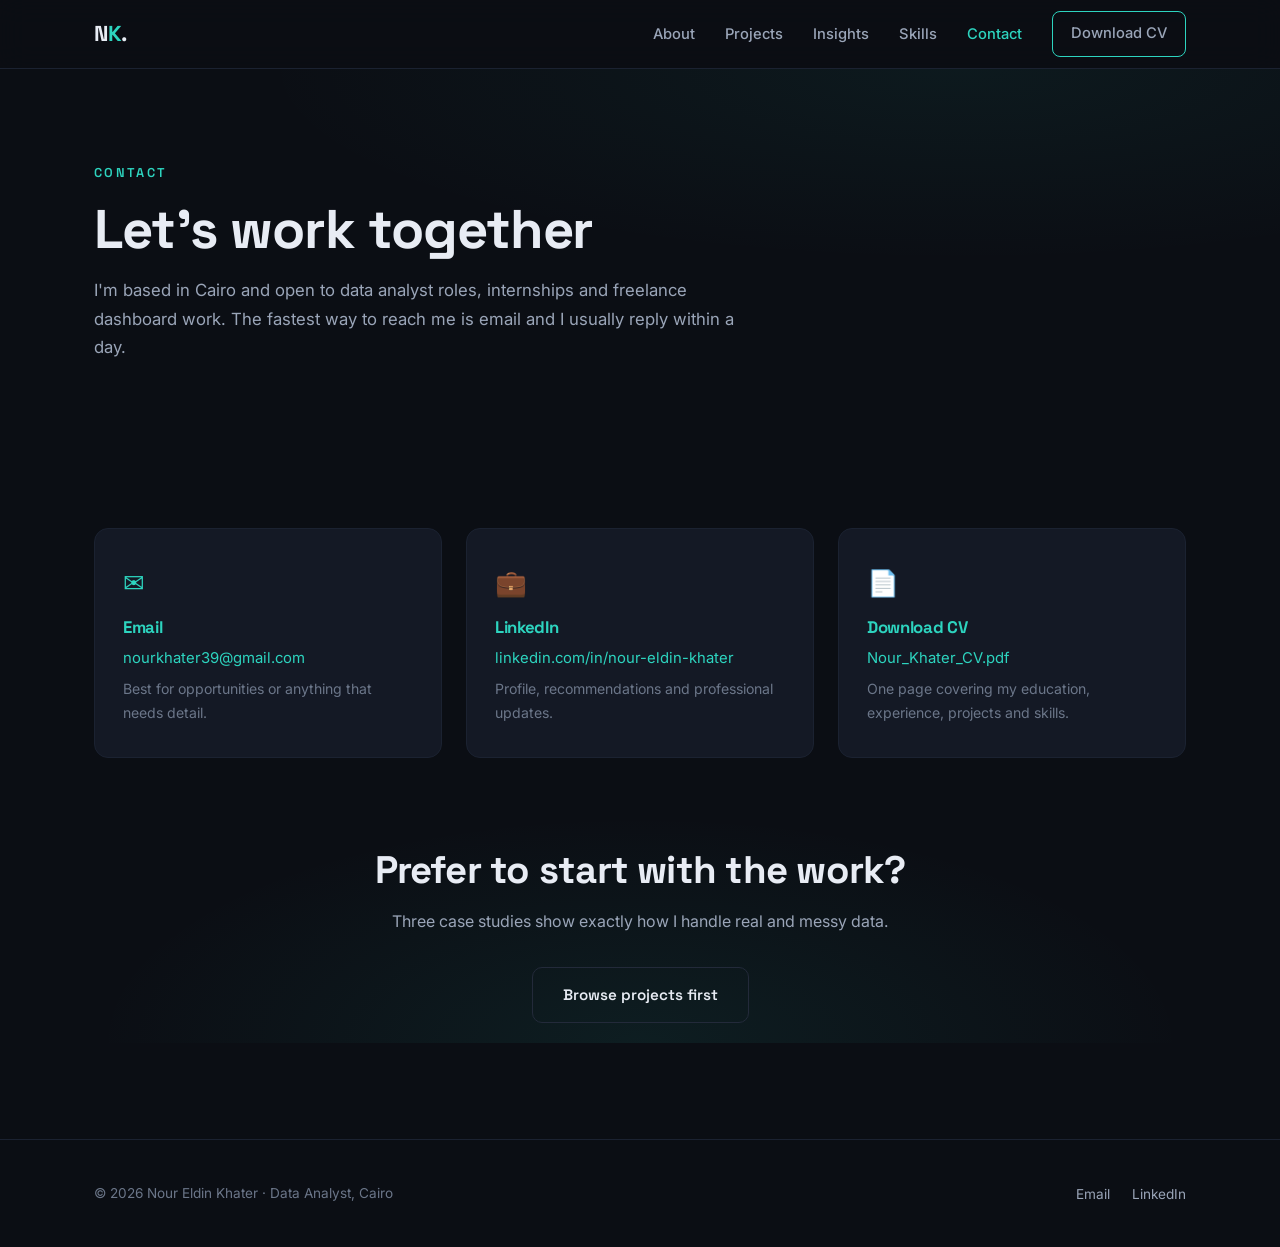
<file: contact.html>
<!DOCTYPE html>
<html lang="en">
<head>
  <meta charset="UTF-8">
  <meta name="viewport" content="width=device-width, initial-scale=1.0">
  <title>Contact · Nour Eldin Khater</title>
  <meta name="description" content="Contact Nour Eldin Khater, Data Analyst in Cairo, Egypt. Email, LinkedIn and CV download.">
  <link rel="preconnect" href="https://fonts.googleapis.com">
  <link rel="preconnect" href="https://fonts.gstatic.com" crossorigin>
  <link href="https://fonts.googleapis.com/css2?family=Inter:wght@400;500;600&family=Space+Grotesk:wght@500;600;700&display=swap" rel="stylesheet">
  <link rel="stylesheet" href="assets/css/style.css">
  <link rel="icon" href="data:image/svg+xml,<svg xmlns='http://www.w3.org/2000/svg' viewBox='0 0 100 100'><text y='80' font-size='80' fill='%232dd4bf' font-family='Arial' font-weight='bold'>N</text></svg>">
</head>
<body>

<header class="nav">
  <div class="nav-inner">
    <a class="nav-logo" href="index.html">N<span>K</span>.</a>
    <button class="nav-toggle" aria-label="Toggle menu" aria-expanded="false">
      <span></span><span></span><span></span>
    </button>
    <ul class="nav-links">
      <li><a href="about.html">About</a></li>
      <li><a href="projects.html">Projects</a></li>
      <li><a href="insights.html">Insights</a></li>
      <li><a href="skills.html">Skills</a></li>
      <li><a href="contact.html" aria-current="page">Contact</a></li>
      <li><a class="nav-cta" href="assets/cv/Nour_Khater_CV.pdf" download>Download CV</a></li>
    </ul>
  </div>
</header>

<main class="page">
  <div class="page-header">
    <div class="container">
      <span class="section-label">Contact</span>
      <h1>Let's work together</h1>
      <p>I'm based in Cairo and open to data analyst roles, internships and freelance
        dashboard work. The fastest way to reach me is email and I usually reply within
        a day.</p>
    </div>
  </div>

  <section class="section">
    <div class="container">
      <div class="contact-grid">
        <a class="contact-card reveal" href="mailto:nourkhater39@gmail.com">
          <div class="contact-icon">✉️</div>
          <h3>Email</h3>
          <span style="color: var(--accent); font-size: 0.93rem;">nourkhater39@gmail.com</span>
          <p>Best for opportunities or anything that needs detail.</p>
        </a>

        <a class="contact-card reveal" href="https://www.linkedin.com/in/nour-eldin-khater" target="_blank" rel="noopener">
          <div class="contact-icon">💼</div>
          <h3>LinkedIn</h3>
          <span style="color: var(--accent); font-size: 0.93rem;">linkedin.com/in/nour-eldin-khater</span>
          <p>Profile, recommendations and professional updates.</p>
        </a>

        <a class="contact-card reveal" href="assets/cv/Nour_Khater_CV.pdf" download>
          <div class="contact-icon">📄</div>
          <h3>Download CV</h3>
          <span style="color: var(--accent); font-size: 0.93rem;">Nour_Khater_CV.pdf</span>
          <p>One page covering my education, experience, projects and skills.</p>
        </a>
      </div>

      <div class="cta-band" style="padding-bottom: 20px;">
        <h2 class="reveal">Prefer to start with the work?</h2>
        <p class="reveal">Three case studies show exactly how I handle real and messy data.</p>
        <a class="btn btn-ghost reveal" href="projects.html">Browse projects first</a>
      </div>
    </div>
  </section>
</main>

<footer class="footer">
  <div class="footer-inner">
    <p>© <span data-year>2026</span> Nour Eldin Khater · Data Analyst, Cairo</p>
    <ul class="footer-links">
      <li><a href="mailto:nourkhater39@gmail.com">Email</a></li>
      <li><a href="https://www.linkedin.com/in/nour-eldin-khater" target="_blank" rel="noopener">LinkedIn</a></li>
    </ul>
  </div>
</footer>

<script src="assets/js/main.js"></script>
</body>
</html>
</file>
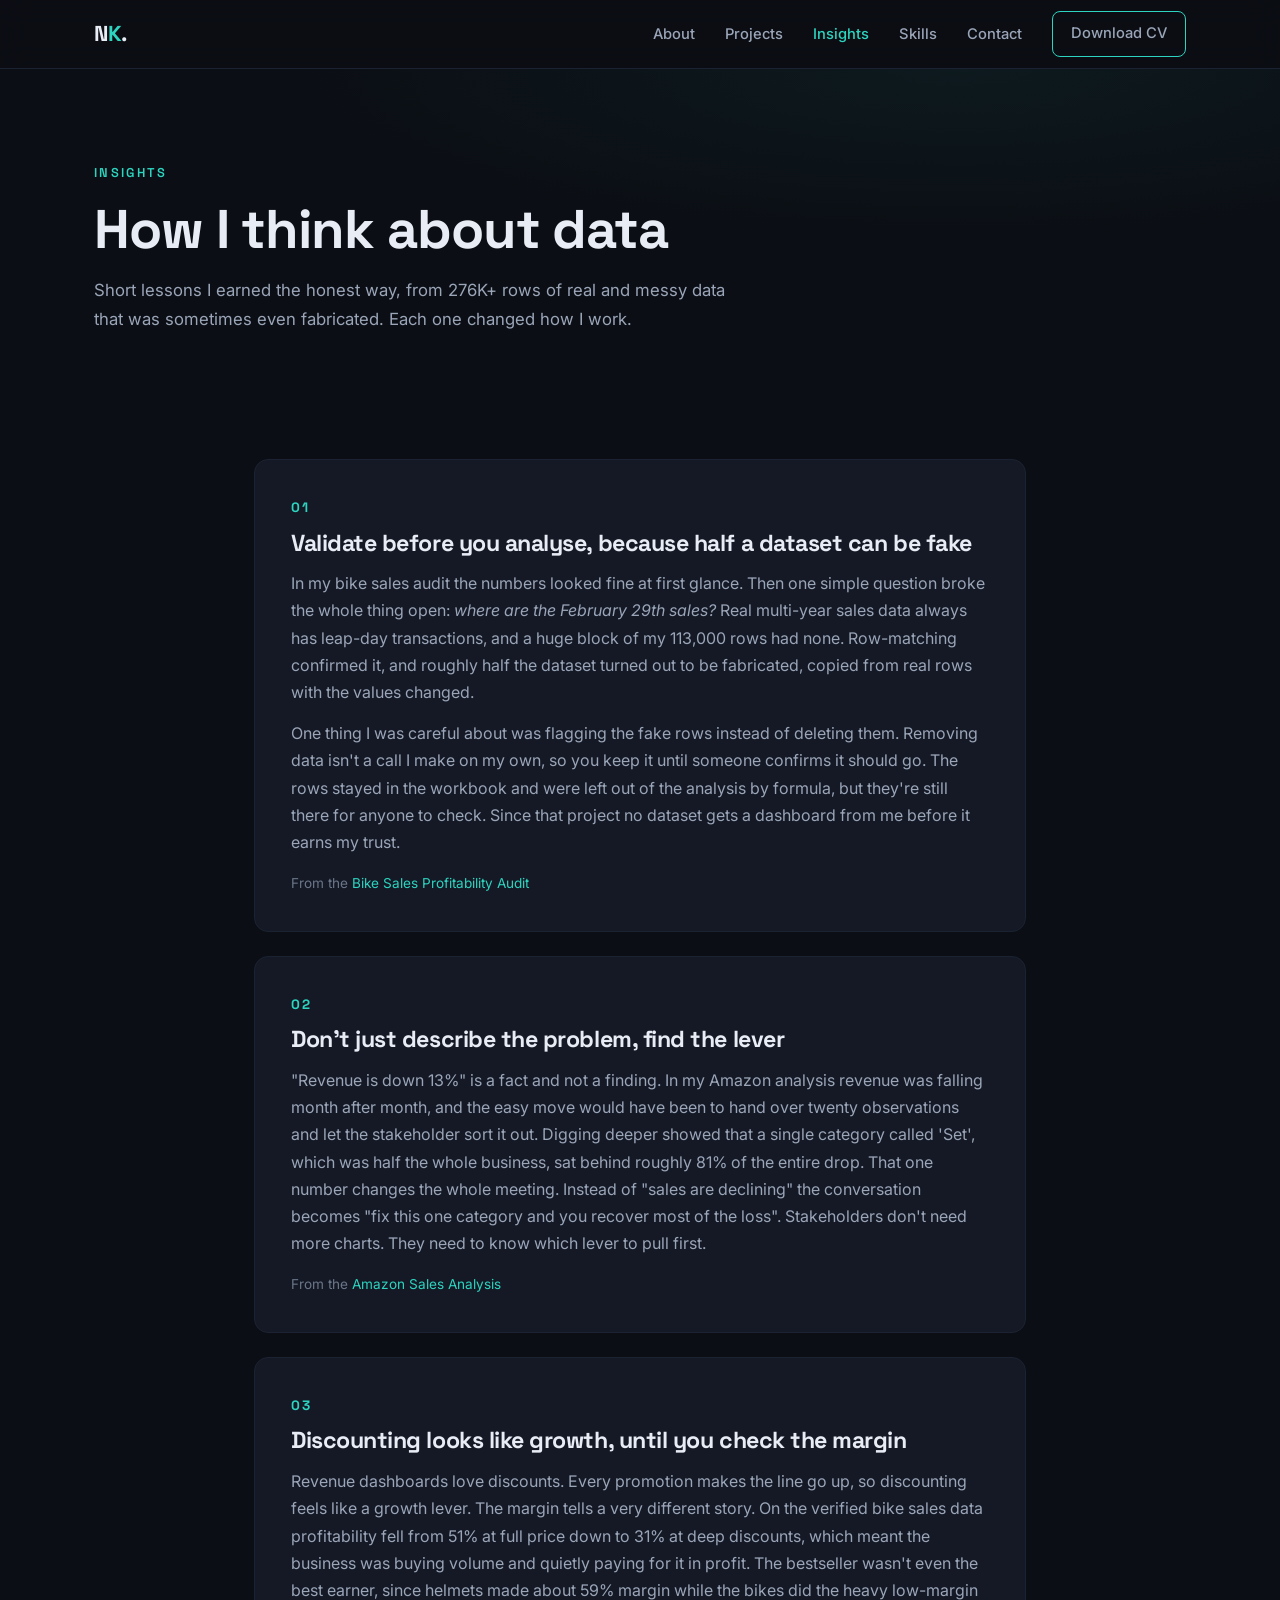
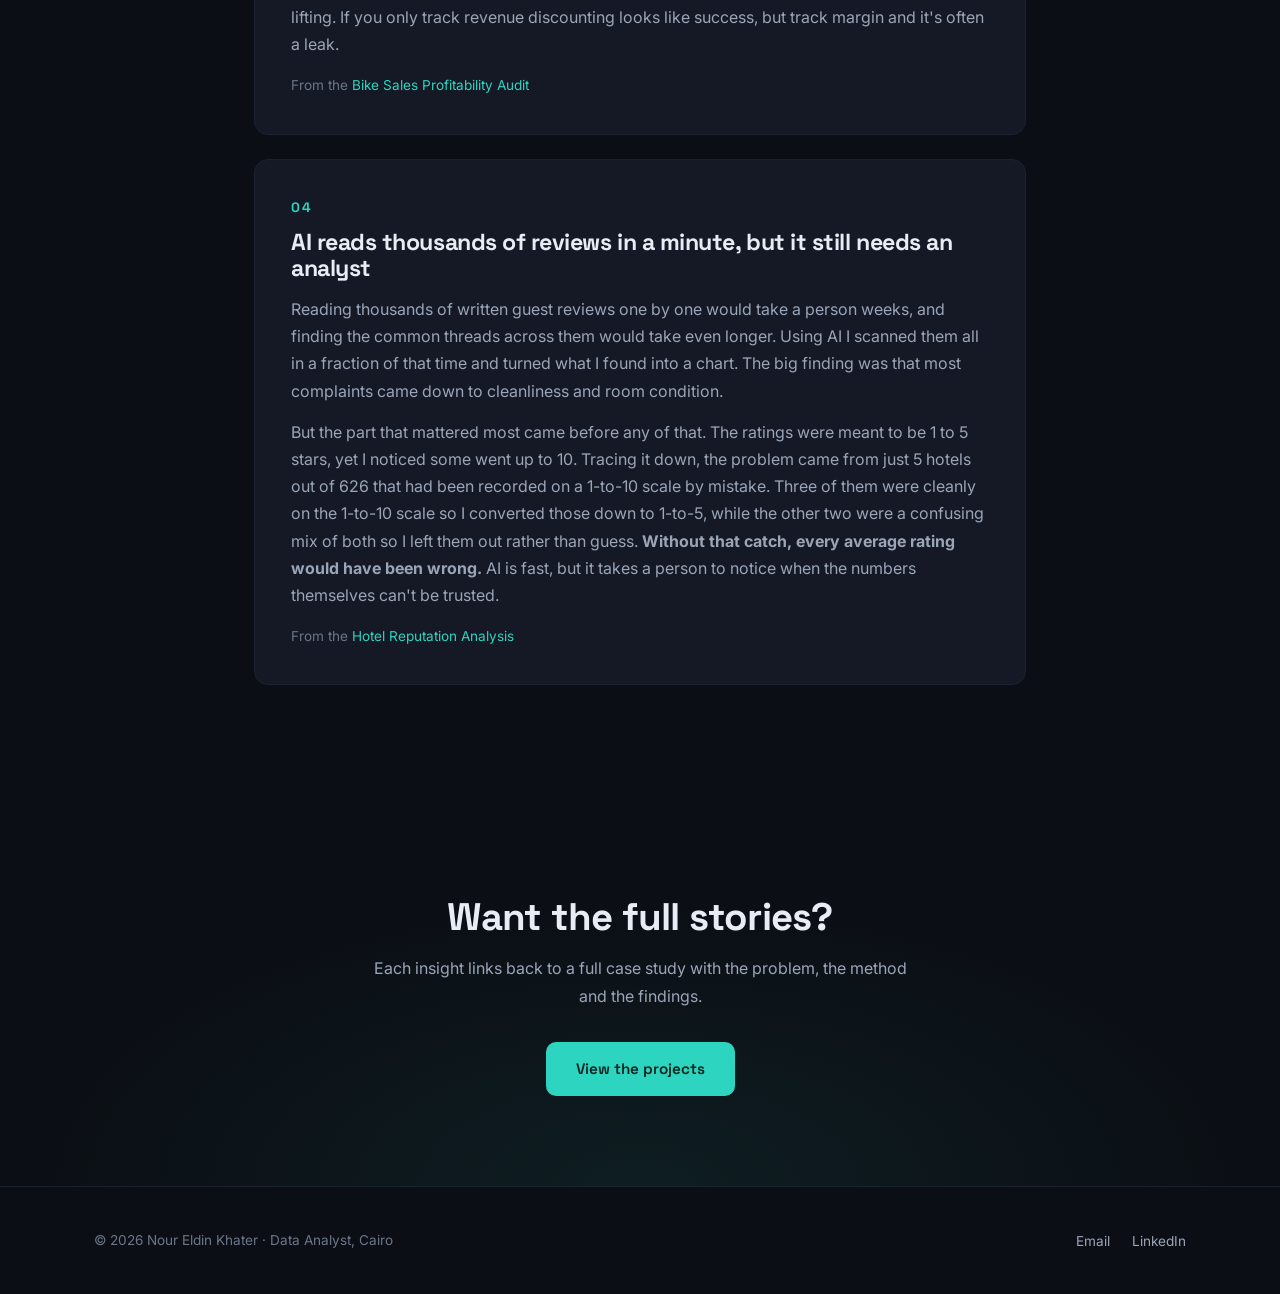
<file: insights.html>
<!DOCTYPE html>
<html lang="en">
<head>
  <meta charset="UTF-8">
  <meta name="viewport" content="width=device-width, initial-scale=1.0">
  <title>Insights · Nour Eldin Khater</title>
  <meta name="description" content="How Nour Eldin Khater thinks about data: validate before you analyse, find the one lever behind the problem, check margin not just revenue, and combine AI's scale with an analyst's judgement.">
  <link rel="preconnect" href="https://fonts.googleapis.com">
  <link rel="preconnect" href="https://fonts.gstatic.com" crossorigin>
  <link href="https://fonts.googleapis.com/css2?family=Inter:wght@400;500;600&family=Space+Grotesk:wght@500;600;700&display=swap" rel="stylesheet">
  <link rel="stylesheet" href="assets/css/style.css">
  <link rel="icon" href="data:image/svg+xml,<svg xmlns='http://www.w3.org/2000/svg' viewBox='0 0 100 100'><text y='80' font-size='80' fill='%232dd4bf' font-family='Arial' font-weight='bold'>N</text></svg>">
</head>
<body>

<header class="nav">
  <div class="nav-inner">
    <a class="nav-logo" href="index.html">N<span>K</span>.</a>
    <button class="nav-toggle" aria-label="Toggle menu" aria-expanded="false">
      <span></span><span></span><span></span>
    </button>
    <ul class="nav-links">
      <li><a href="about.html">About</a></li>
      <li><a href="projects.html">Projects</a></li>
      <li><a href="insights.html" aria-current="page">Insights</a></li>
      <li><a href="skills.html">Skills</a></li>
      <li><a href="contact.html">Contact</a></li>
      <li><a class="nav-cta" href="assets/cv/Nour_Khater_CV.pdf" download>Download CV</a></li>
    </ul>
  </div>
</header>

<main class="page">
  <div class="page-header">
    <div class="container">
      <span class="section-label">Insights</span>
      <h1>How I think about data</h1>
      <p>Short lessons I earned the honest way, from 276K+ rows of real and messy data
        that was sometimes even fabricated. Each one changed how I work.</p>
    </div>
  </div>

  <section class="section">
    <div class="container" style="max-width: 820px;">

      <article class="insight reveal">
        <p class="insight-num">01</p>
        <h2>Validate before you analyse, because half a dataset can be fake</h2>
        <p>In my bike sales audit the numbers looked fine at first glance. Then one
          simple question broke the whole thing open: <em>where are the February 29th
          sales?</em> Real multi-year sales data always has leap-day transactions, and a
          huge block of my 113,000 rows had none. Row-matching confirmed it, and roughly
          half the dataset turned out to be fabricated, copied from real rows with the
          values changed.</p>
        <p style="margin-top: 14px;">One thing I was careful about was flagging the fake
          rows instead of deleting them. Removing data isn't a call I make on my own, so
          you keep it until someone confirms it should go. The rows stayed in the
          workbook and were left out of the analysis by formula, but they're still there
          for anyone to check. Since that project no dataset gets a dashboard from me
          before it earns my trust.</p>
        <p class="insight-source">From the <a href="project-bikes.html">Bike Sales Profitability Audit</a></p>
      </article>

      <article class="insight reveal">
        <p class="insight-num">02</p>
        <h2>Don't just describe the problem, find the lever</h2>
        <p>"Revenue is down 13%" is a fact and not a finding. In my Amazon analysis
          revenue was falling month after month, and the easy move would have been to
          hand over twenty observations and let the stakeholder sort it out. Digging
          deeper showed that a single category called 'Set', which was half the whole
          business, sat behind roughly 81% of the entire drop. That one number changes
          the whole meeting. Instead of "sales are declining" the conversation becomes
          "fix this one category and you recover most of the loss". Stakeholders don't
          need more charts. They need to know which lever to pull first.</p>
        <p class="insight-source">From the <a href="project-amazon.html">Amazon Sales Analysis</a></p>
      </article>

      <article class="insight reveal">
        <p class="insight-num">03</p>
        <h2>Discounting looks like growth, until you check the margin</h2>
        <p>Revenue dashboards love discounts. Every promotion makes the line go up, so
          discounting feels like a growth lever. The margin tells a very different
          story. On the verified bike sales data profitability fell from 51% at full
          price down to 31% at deep discounts, which meant the business was buying volume
          and quietly paying for it in profit. The bestseller wasn't even the best
          earner, since helmets made about 59% margin while the bikes did the heavy
          low-margin lifting. If you only track revenue discounting looks like success,
          but track margin and it's often a leak.</p>
        <p class="insight-source">From the <a href="project-bikes.html">Bike Sales Profitability Audit</a></p>
      </article>

      <article class="insight reveal">
        <p class="insight-num">04</p>
        <h2>AI reads thousands of reviews in a minute, but it still needs an analyst</h2>
        <p>Reading thousands of written guest reviews one by one would take a person
          weeks, and finding the common threads across them would take even longer.
          Using AI I scanned them all in a fraction of that time and turned what I found
          into a chart. The big finding was that most complaints came down to
          cleanliness and room condition.</p>
        <p style="margin-top: 14px;">But the part that mattered most came before any of
          that. The ratings were meant to be 1 to 5 stars, yet I noticed some went up to
          10. Tracing it down, the problem came from just 5 hotels out of 626 that had
          been recorded on a 1-to-10 scale by mistake. Three of them were cleanly on the
          1-to-10 scale so I converted those down to 1-to-5, while the other two were a
          confusing mix of both so I left them out rather than guess.
          <strong>Without that catch, every average rating would have been wrong.</strong>
          AI is fast, but it takes a person to notice when the numbers themselves can't
          be trusted.</p>
        <p class="insight-source">From the <a href="project-hotels.html">Hotel Reputation Analysis</a></p>
      </article>

    </div>
  </section>

  <section class="cta-band">
    <h2 class="reveal">Want the full stories?</h2>
    <p class="reveal">Each insight links back to a full case study with the problem, the
      method and the findings.</p>
    <a class="btn btn-primary reveal" href="projects.html">View the projects</a>
  </section>
</main>

<footer class="footer">
  <div class="footer-inner">
    <p>© <span data-year>2026</span> Nour Eldin Khater · Data Analyst, Cairo</p>
    <ul class="footer-links">
      <li><a href="mailto:nourkhater39@gmail.com">Email</a></li>
      <li><a href="https://www.linkedin.com/in/nour-eldin-khater" target="_blank" rel="noopener">LinkedIn</a></li>
    </ul>
  </div>
</footer>

<script src="assets/js/main.js"></script>
</body>
</html>
</file>
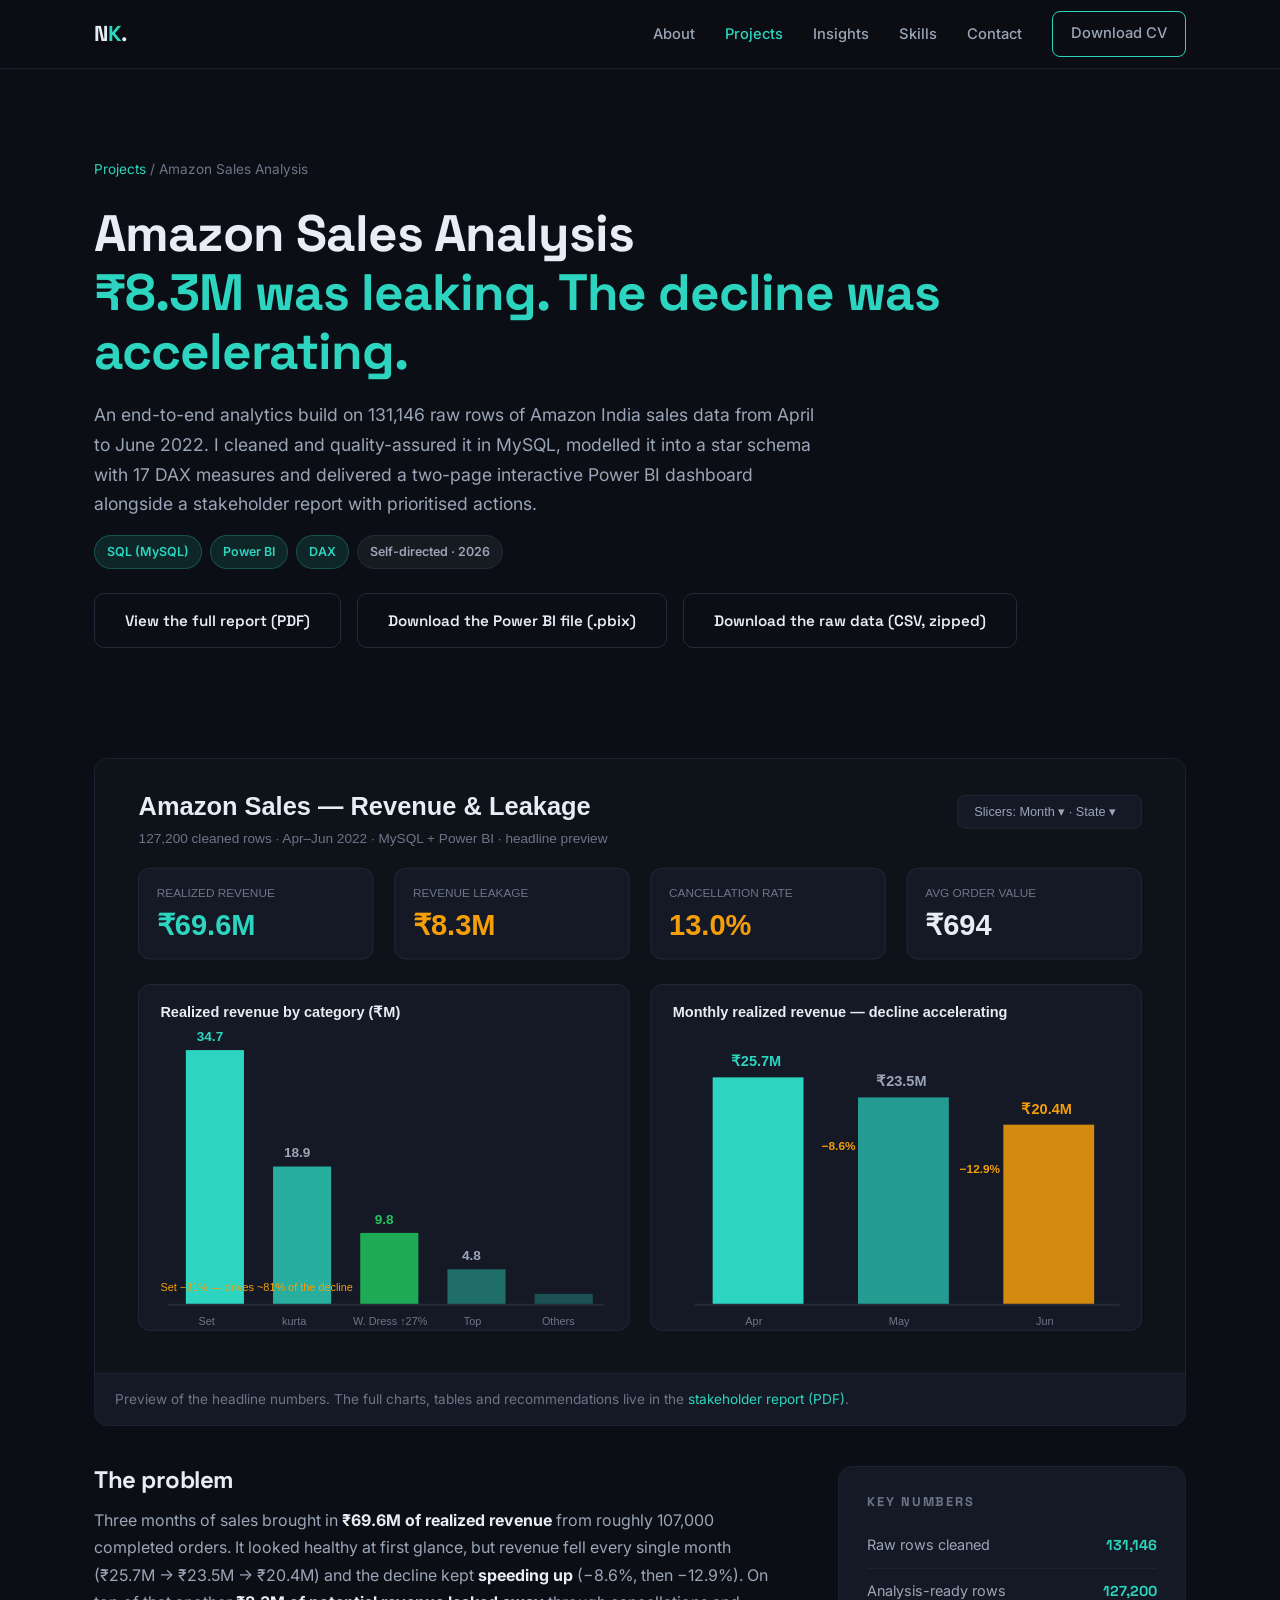
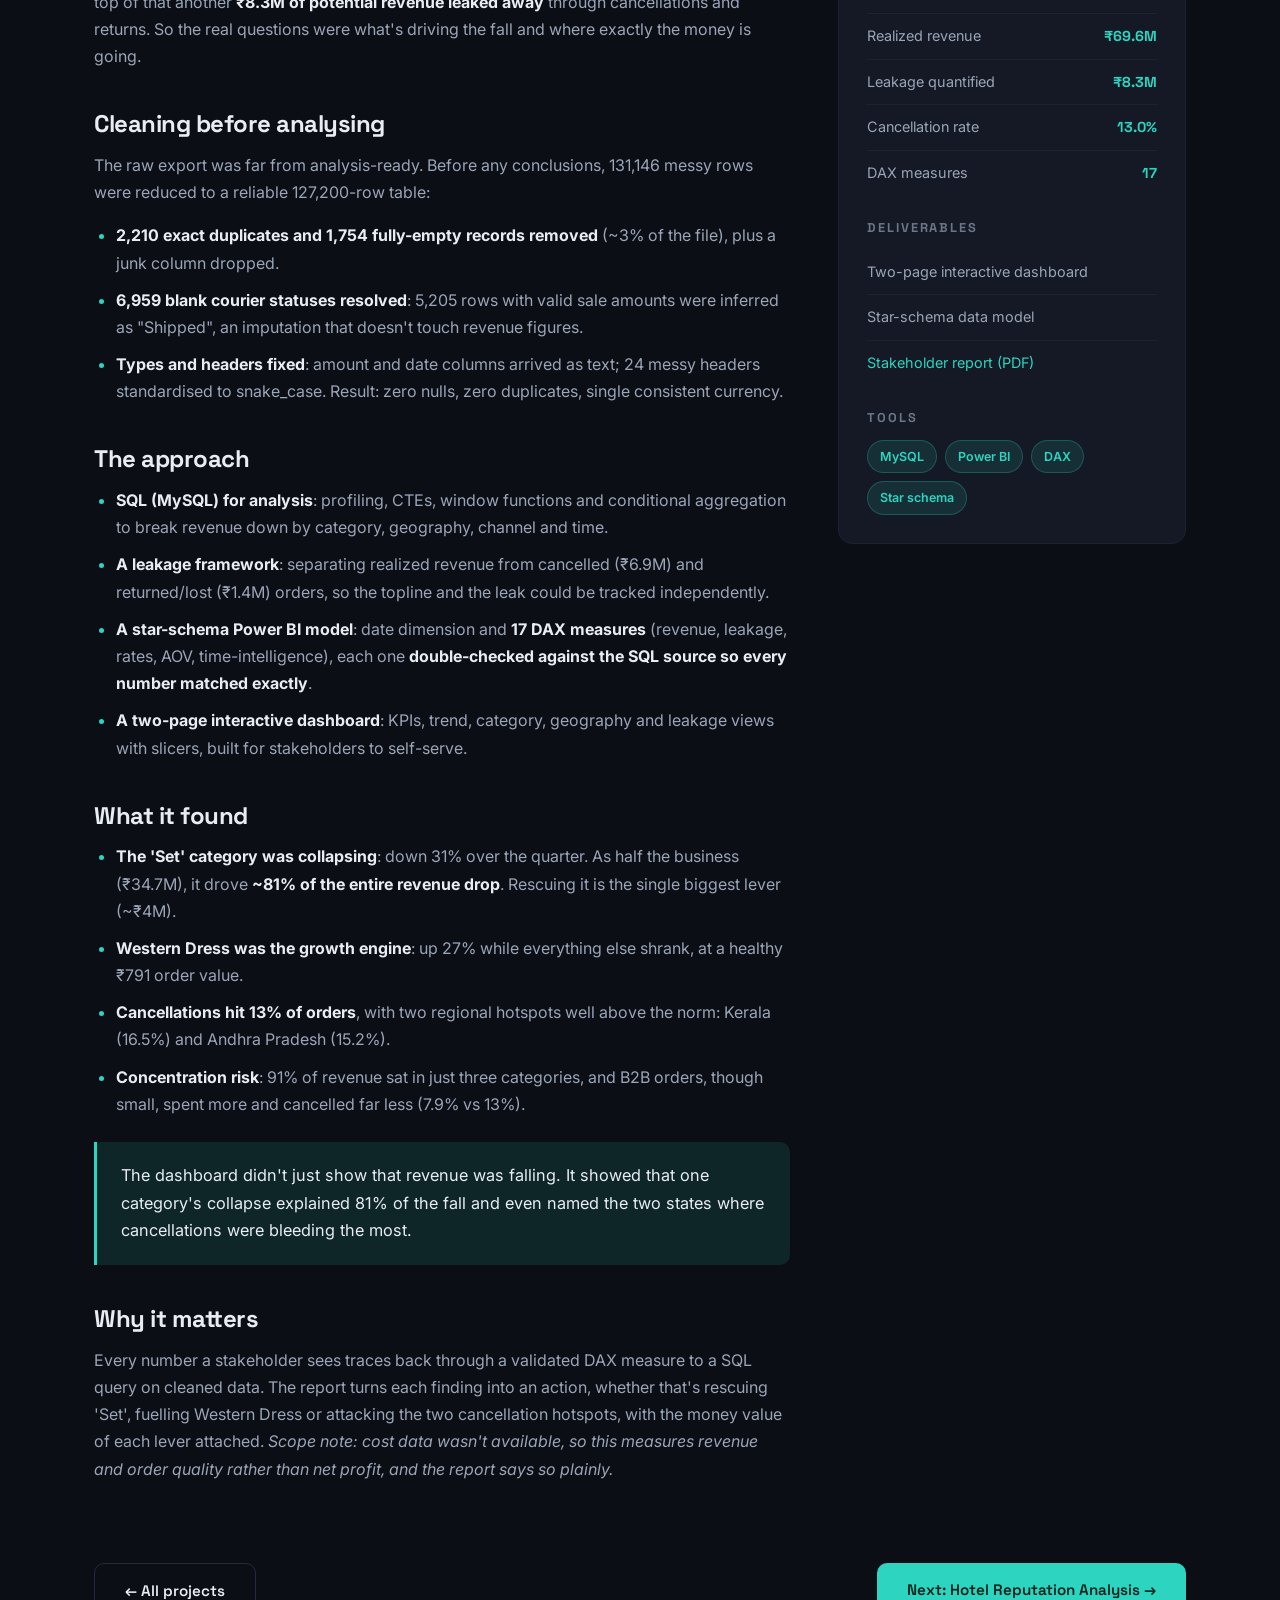
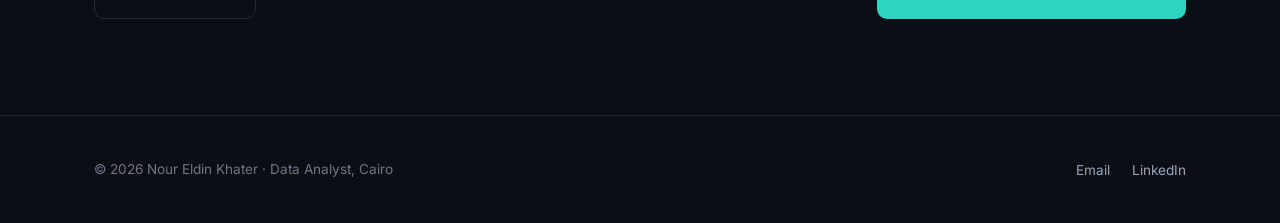
<file: project-amazon.html>
<!DOCTYPE html>
<html lang="en">
<head>
  <meta charset="UTF-8">
  <meta name="viewport" content="width=device-width, initial-scale=1.0">
  <title>Amazon Sales Analysis · Nour Eldin Khater</title>
  <meta name="description" content="Case study: 131,146 raw Amazon India sales rows cleaned to 127,200 and analysed with MySQL and Power BI. ₹69.6M realized revenue, ₹8.3M of leakage quantified, and the category collapse behind an accelerating revenue decline.">
  <link rel="preconnect" href="https://fonts.googleapis.com">
  <link rel="preconnect" href="https://fonts.gstatic.com" crossorigin>
  <link href="https://fonts.googleapis.com/css2?family=Inter:wght@400;500;600&family=Space+Grotesk:wght@500;600;700&display=swap" rel="stylesheet">
  <link rel="stylesheet" href="assets/css/style.css">
  <link rel="icon" href="data:image/svg+xml,<svg xmlns='http://www.w3.org/2000/svg' viewBox='0 0 100 100'><text y='80' font-size='80' fill='%232dd4bf' font-family='Arial' font-weight='bold'>N</text></svg>">
</head>
<body>

<header class="nav">
  <div class="nav-inner">
    <a class="nav-logo" href="index.html">N<span>K</span>.</a>
    <button class="nav-toggle" aria-label="Toggle menu" aria-expanded="false">
      <span></span><span></span><span></span>
    </button>
    <ul class="nav-links">
      <li><a href="about.html">About</a></li>
      <li><a href="projects.html" aria-current="page">Projects</a></li>
      <li><a href="insights.html">Insights</a></li>
      <li><a href="skills.html">Skills</a></li>
      <li><a href="contact.html">Contact</a></li>
      <li><a class="nav-cta" href="assets/cv/Nour_Khater_CV.pdf" download>Download CV</a></li>
    </ul>
  </div>
</header>

<main class="page">
  <div class="project-hero">
    <div class="container">
      <p class="breadcrumbs"><a href="projects.html">Projects</a> / Amazon Sales Analysis</p>
      <h1>Amazon Sales Analysis<br><span class="accent">₹8.3M was leaking. The decline was accelerating.</span></h1>
      <p class="lede">An end-to-end analytics build on 131,146 raw rows of Amazon India
        sales data from April to June 2022. I cleaned and quality-assured it in MySQL,
        modelled it into a star schema with 17 DAX measures and delivered a two-page
        interactive Power BI dashboard alongside a stakeholder report with prioritised
        actions.</p>
      <div class="tags">
        <span class="tag">SQL (MySQL)</span>
        <span class="tag">Power BI</span>
        <span class="tag">DAX</span>
        <span class="tag-neutral tag">Self-directed · 2026</span>
      </div>
      <div class="hero-actions" style="margin-top: 24px;">
        <a class="btn btn-ghost" href="assets/docs/Amazon_Sales_Report.pdf" target="_blank" rel="noopener">View the full report (PDF)</a>
        <a class="btn btn-ghost" href="assets/docs/Amazon_Sales_Analysis.pbix" download>Download the Power BI file (.pbix)</a>
        <a class="btn btn-ghost" href="assets/docs/Amazon_Sales_Raw_Data.zip" download>Download the raw data (CSV, zipped)</a>
      </div>
    </div>
  </div>

  <section class="section" style="padding-top: 20px;">
    <div class="container">
      <figure class="figure-panel reveal">
        <img src="assets/img/amazon-dashboard.svg" alt="Amazon sales analysis dashboard preview with revenue, leakage and category KPIs">
        <figcaption>Preview of the headline numbers. The full charts, tables and recommendations live in the
          <a href="assets/docs/Amazon_Sales_Report.pdf" target="_blank" rel="noopener">stakeholder report (PDF)</a>.</figcaption>
      </figure>

      <div class="detail-grid">
        <div class="detail-body">
          <h2 class="reveal">The problem</h2>
          <p class="reveal">Three months of sales brought in <strong>₹69.6M of realized
            revenue</strong> from roughly 107,000 completed orders. It looked healthy at
            first glance, but revenue fell every single month (₹25.7M → ₹23.5M → ₹20.4M)
            and the decline kept <strong>speeding up</strong> (−8.6%, then −12.9%). On top
            of that another <strong>₹8.3M of potential revenue leaked away</strong> through
            cancellations and returns. So the real questions were what's driving the fall
            and where exactly the money is going.</p>

          <h2 class="reveal">Cleaning before analysing</h2>
          <p class="reveal">The raw export was far from analysis-ready. Before any
            conclusions, 131,146 messy rows were reduced to a reliable 127,200-row table:</p>
          <ul class="reveal">
            <li><strong>2,210 exact duplicates and 1,754 fully-empty records removed</strong>
              (~3% of the file), plus a junk column dropped.</li>
            <li><strong>6,959 blank courier statuses resolved</strong>: 5,205 rows with
              valid sale amounts were inferred as "Shipped", an imputation that doesn't
              touch revenue figures.</li>
            <li><strong>Types and headers fixed</strong>: amount and date columns arrived
              as text; 24 messy headers standardised to snake_case. Result: zero nulls,
              zero duplicates, single consistent currency.</li>
          </ul>

          <h2 class="reveal">The approach</h2>
          <ul class="reveal">
            <li><strong>SQL (MySQL) for analysis</strong>: profiling, CTEs, window
              functions and conditional aggregation to break revenue down by category,
              geography, channel and time.</li>
            <li><strong>A leakage framework</strong>: separating realized revenue from
              cancelled (₹6.9M) and returned/lost (₹1.4M) orders, so the topline and the
              leak could be tracked independently.</li>
            <li><strong>A star-schema Power BI model</strong>: date dimension and
              <strong>17 DAX measures</strong> (revenue, leakage, rates, AOV,
              time-intelligence), each one <strong>double-checked against the SQL
              source so every number matched exactly</strong>.</li>
            <li><strong>A two-page interactive dashboard</strong>: KPIs, trend, category,
              geography and leakage views with slicers, built for stakeholders to
              self-serve.</li>
          </ul>

          <h2 class="reveal">What it found</h2>
          <ul class="reveal">
            <li><strong>The 'Set' category was collapsing</strong>: down 31% over the
              quarter. As half the business (₹34.7M), it drove <strong>~81% of the entire
              revenue drop</strong>. Rescuing it is the single biggest lever (~₹4M).</li>
            <li><strong>Western Dress was the growth engine</strong>: up 27% while
              everything else shrank, at a healthy ₹791 order value.</li>
            <li><strong>Cancellations hit 13% of orders</strong>, with two regional
              hotspots well above the norm: Kerala (16.5%) and Andhra Pradesh (15.2%).</li>
            <li><strong>Concentration risk</strong>: 91% of revenue sat in just three
              categories, and B2B orders, though small, spent more and cancelled far less
              (7.9% vs 13%).</li>
          </ul>
          <div class="callout reveal">
            The dashboard didn't just show that revenue was falling. It showed that one
            category's collapse explained 81% of the fall and even named the two states
            where cancellations were bleeding the most.
          </div>

          <h2 class="reveal">Why it matters</h2>
          <p class="reveal">Every number a stakeholder sees traces back through a
            validated DAX measure to a SQL query on cleaned data. The report turns each
            finding into an action, whether that's rescuing 'Set', fuelling Western Dress
            or attacking the two cancellation hotspots, with the money value of each lever
            attached. <em>Scope note: cost data wasn't available, so this measures revenue
            and order quality rather than net profit, and the report says so plainly.</em></p>
        </div>

        <aside class="detail-aside reveal">
          <div class="aside-block">
            <h3>Key numbers</h3>
            <ul class="key-numbers">
              <li>Raw rows cleaned <span class="num">131,146</span></li>
              <li>Analysis-ready rows <span class="num">127,200</span></li>
              <li>Realized revenue <span class="num">₹69.6M</span></li>
              <li>Leakage quantified <span class="num">₹8.3M</span></li>
              <li>Cancellation rate <span class="num">13.0%</span></li>
              <li>DAX measures <span class="num">17</span></li>
            </ul>
          </div>
          <div class="aside-block">
            <h3>Deliverables</h3>
            <ul class="key-numbers">
              <li>Two-page interactive dashboard</li>
              <li>Star-schema data model</li>
              <li><a href="assets/docs/Amazon_Sales_Report.pdf" target="_blank" rel="noopener">Stakeholder report (PDF)</a></li>
            </ul>
          </div>
          <div class="aside-block">
            <h3>Tools</h3>
            <div class="tags" style="margin: 0;">
              <span class="tag">MySQL</span>
              <span class="tag">Power BI</span>
              <span class="tag">DAX</span>
              <span class="tag">Star schema</span>
            </div>
          </div>
        </aside>
      </div>

      <div class="pagination-projects">
        <a class="btn btn-ghost" href="projects.html">← All projects</a>
        <a class="btn btn-primary" href="project-hotels.html">Next: Hotel Reputation Analysis →</a>
      </div>
    </div>
  </section>
</main>

<footer class="footer">
  <div class="footer-inner">
    <p>© <span data-year>2026</span> Nour Eldin Khater · Data Analyst, Cairo</p>
    <ul class="footer-links">
      <li><a href="mailto:nourkhater39@gmail.com">Email</a></li>
      <li><a href="https://www.linkedin.com/in/nour-eldin-khater" target="_blank" rel="noopener">LinkedIn</a></li>
    </ul>
  </div>
</footer>

<script src="assets/js/main.js"></script>
</body>
</html>
</file>
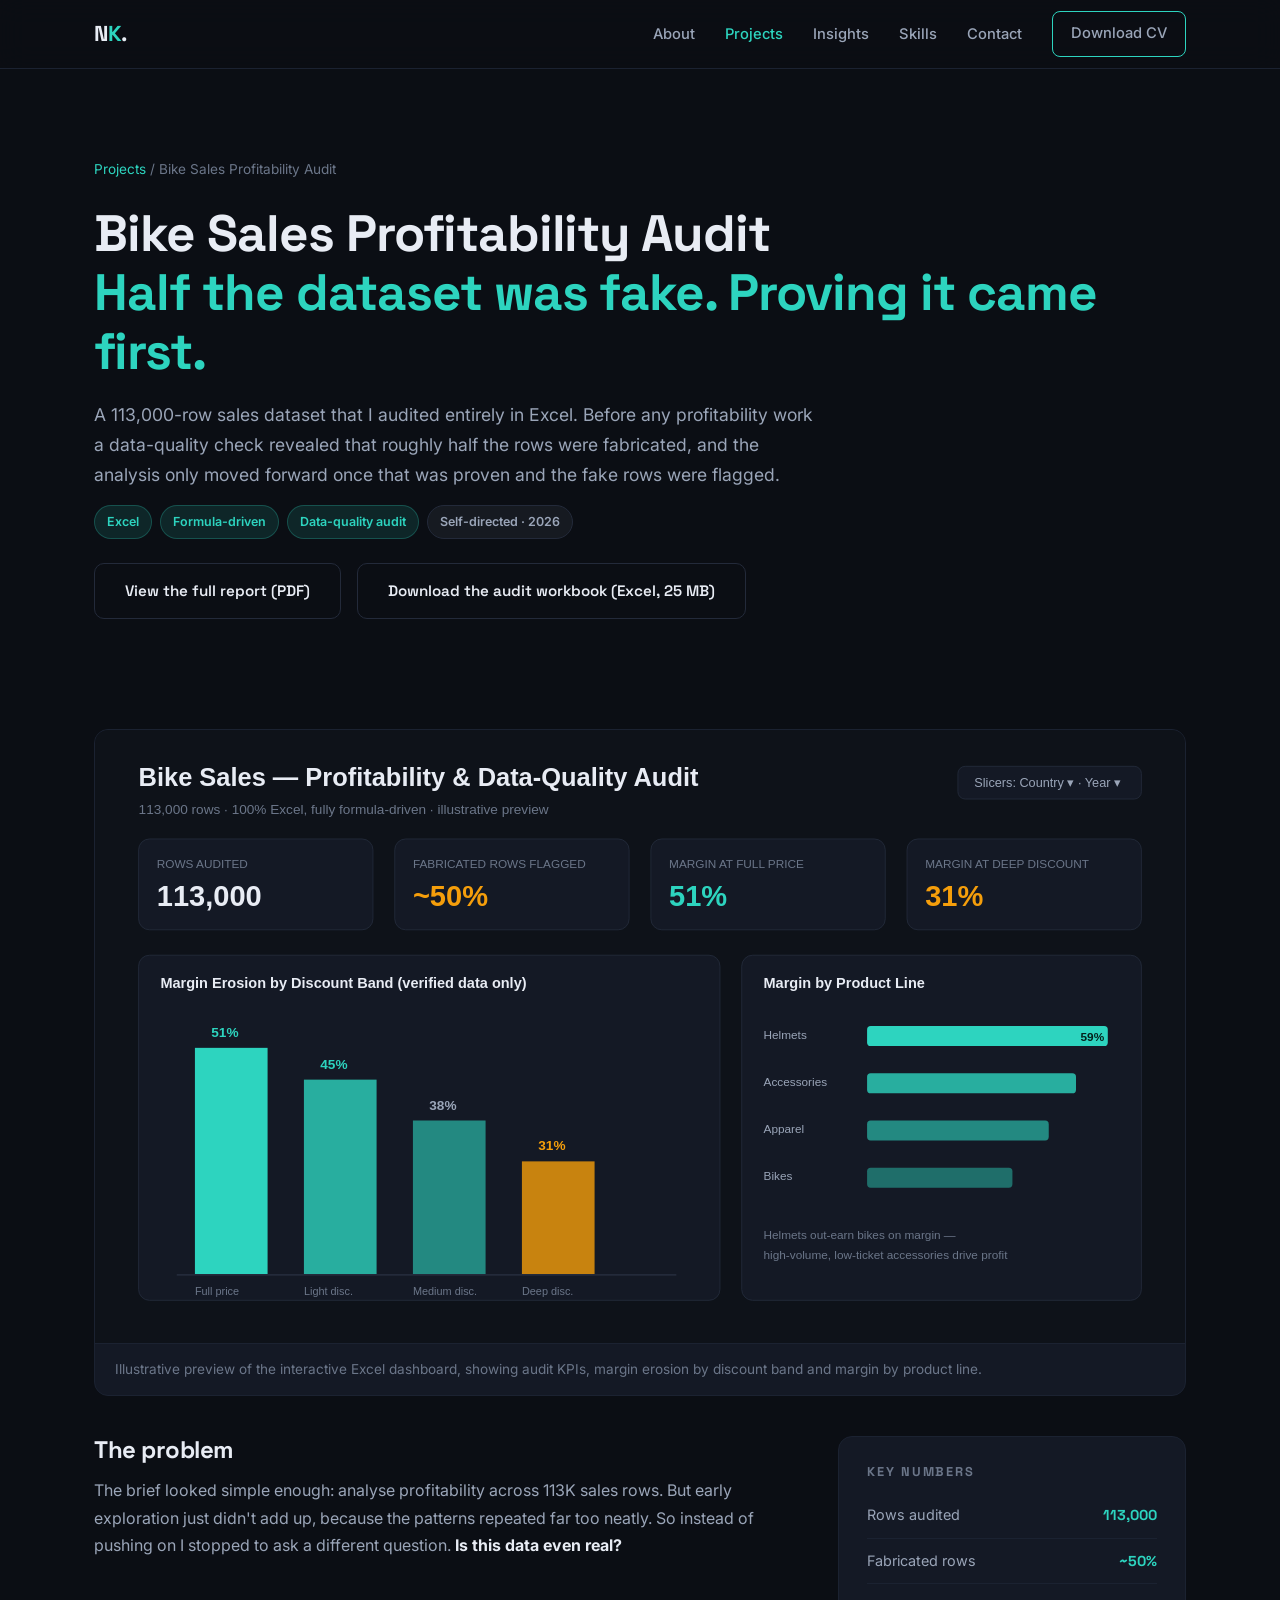
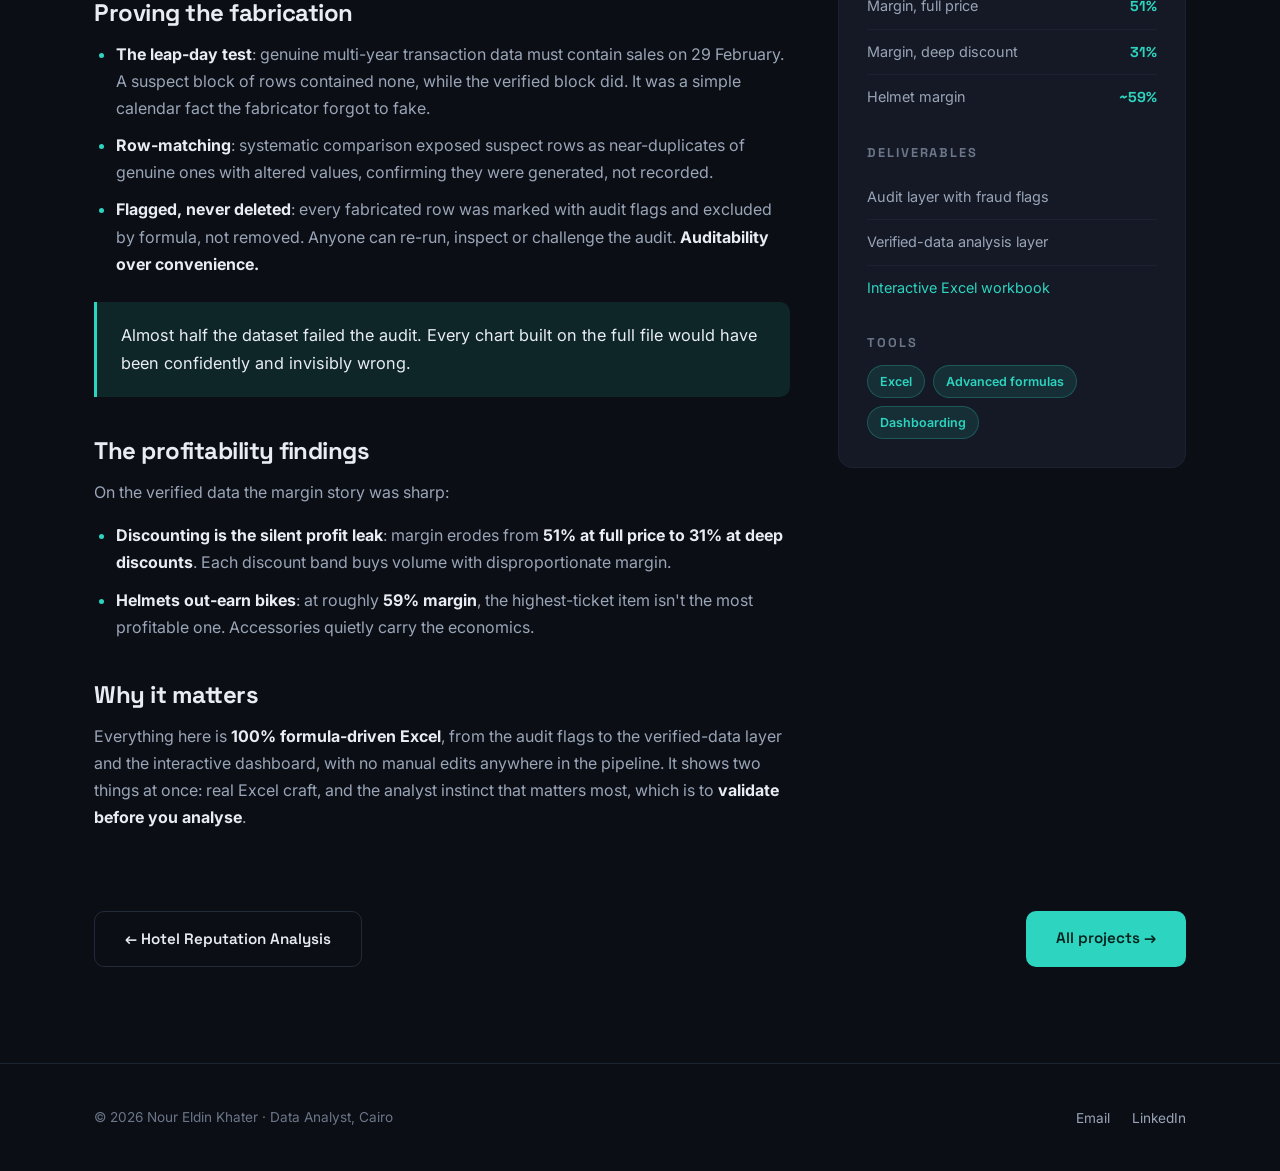
<file: project-bikes.html>
<!DOCTYPE html>
<html lang="en">
<head>
  <meta charset="UTF-8">
  <meta name="viewport" content="width=device-width, initial-scale=1.0">
  <title>Bike Sales Profitability Audit · Nour Eldin Khater</title>
  <meta name="description" content="Case study: a 113,000-row Excel audit that proved almost half of the dataset was fabricated using a leap-day test, then quantified discount-driven margin erosion from 51% to 31% on verified data.">
  <link rel="preconnect" href="https://fonts.googleapis.com">
  <link rel="preconnect" href="https://fonts.gstatic.com" crossorigin>
  <link href="https://fonts.googleapis.com/css2?family=Inter:wght@400;500;600&family=Space+Grotesk:wght@500;600;700&display=swap" rel="stylesheet">
  <link rel="stylesheet" href="assets/css/style.css">
  <link rel="icon" href="data:image/svg+xml,<svg xmlns='http://www.w3.org/2000/svg' viewBox='0 0 100 100'><text y='80' font-size='80' fill='%232dd4bf' font-family='Arial' font-weight='bold'>N</text></svg>">
</head>
<body>

<header class="nav">
  <div class="nav-inner">
    <a class="nav-logo" href="index.html">N<span>K</span>.</a>
    <button class="nav-toggle" aria-label="Toggle menu" aria-expanded="false">
      <span></span><span></span><span></span>
    </button>
    <ul class="nav-links">
      <li><a href="about.html">About</a></li>
      <li><a href="projects.html" aria-current="page">Projects</a></li>
      <li><a href="insights.html">Insights</a></li>
      <li><a href="skills.html">Skills</a></li>
      <li><a href="contact.html">Contact</a></li>
      <li><a class="nav-cta" href="assets/cv/Nour_Khater_CV.pdf" download>Download CV</a></li>
    </ul>
  </div>
</header>

<main class="page">
  <div class="project-hero">
    <div class="container">
      <p class="breadcrumbs"><a href="projects.html">Projects</a> / Bike Sales Profitability Audit</p>
      <h1>Bike Sales Profitability Audit<br><span class="accent">Half the dataset was fake. Proving it came first.</span></h1>
      <p class="lede">A 113,000-row sales dataset that I audited entirely in Excel.
        Before any profitability work a data-quality check revealed that roughly half the
        rows were fabricated, and the analysis only moved forward once that was proven and
        the fake rows were flagged.</p>
      <div class="tags">
        <span class="tag">Excel</span>
        <span class="tag">Formula-driven</span>
        <span class="tag">Data-quality audit</span>
        <span class="tag-neutral tag">Self-directed · 2026</span>
      </div>
      <div class="hero-actions" style="margin-top: 24px;">
        <a class="btn btn-ghost" href="assets/docs/Bike_Sales_Report.pdf" target="_blank" rel="noopener">View the full report (PDF)</a>
        <a class="btn btn-ghost" href="assets/docs/Bike_Sales_Audit_Workbook.xlsx" download>Download the audit workbook (Excel, 25 MB)</a>
      </div>
    </div>
  </div>

  <section class="section" style="padding-top: 20px;">
    <div class="container">
      <figure class="figure-panel reveal">
        <img src="assets/img/bike-dashboard.svg" alt="Bike sales audit Excel dashboard showing fabricated rows flagged, margin erosion by discount band and margin by product line">
        <figcaption>Illustrative preview of the interactive Excel dashboard, showing audit KPIs, margin erosion by discount band and margin by product line.</figcaption>
      </figure>

      <div class="detail-grid">
        <div class="detail-body">
          <h2 class="reveal">The problem</h2>
          <p class="reveal">The brief looked simple enough: analyse profitability across
            113K sales rows. But early exploration just didn't add up, because the
            patterns repeated far too neatly. So instead of pushing on I stopped to ask a
            different question. <strong>Is this data even real?</strong></p>

          <h2 class="reveal">Proving the fabrication</h2>
          <ul class="reveal">
            <li><strong>The leap-day test</strong>: genuine multi-year transaction data
              must contain sales on 29 February. A suspect block of rows contained
              none, while the verified block did. It was a simple calendar fact the
              fabricator forgot to fake.</li>
            <li><strong>Row-matching</strong>: systematic comparison exposed suspect
              rows as near-duplicates of genuine ones with altered values, confirming
              they were generated, not recorded.</li>
            <li><strong>Flagged, never deleted</strong>: every fabricated row was marked
              with audit flags and excluded by formula, not removed. Anyone can re-run,
              inspect or challenge the audit. <strong>Auditability over convenience.</strong></li>
          </ul>
          <div class="callout reveal">
            Almost half the dataset failed the audit. Every chart built on the full file
            would have been confidently and invisibly wrong.
          </div>

          <h2 class="reveal">The profitability findings</h2>
          <p class="reveal">On the verified data the margin story was sharp:</p>
          <ul class="reveal">
            <li><strong>Discounting is the silent profit leak</strong>: margin erodes
              from <strong>51% at full price to 31% at deep discounts</strong>. Each
              discount band buys volume with disproportionate margin.</li>
            <li><strong>Helmets out-earn bikes</strong>: at roughly <strong>59%
              margin</strong>, the highest-ticket item isn't the most profitable one.
              Accessories quietly carry the economics.</li>
          </ul>

          <h2 class="reveal">Why it matters</h2>
          <p class="reveal">Everything here is <strong>100% formula-driven Excel</strong>,
            from the audit flags to the verified-data layer and the interactive dashboard,
            with no manual edits anywhere in the pipeline. It shows two things at once:
            real Excel craft, and the analyst instinct that matters most, which is to
            <strong>validate before you analyse</strong>.</p>
        </div>

        <aside class="detail-aside reveal">
          <div class="aside-block">
            <h3>Key numbers</h3>
            <ul class="key-numbers">
              <li>Rows audited <span class="num">113,000</span></li>
              <li>Fabricated rows <span class="num">~50%</span></li>
              <li>Margin, full price <span class="num">51%</span></li>
              <li>Margin, deep discount <span class="num">31%</span></li>
              <li>Helmet margin <span class="num">~59%</span></li>
            </ul>
          </div>
          <div class="aside-block">
            <h3>Deliverables</h3>
            <ul class="key-numbers">
              <li>Audit layer with fraud flags</li>
              <li>Verified-data analysis layer</li>
              <li><a href="assets/docs/Bike_Sales_Audit_Workbook.xlsx" download>Interactive Excel workbook</a></li>
            </ul>
          </div>
          <div class="aside-block">
            <h3>Tools</h3>
            <div class="tags" style="margin: 0;">
              <span class="tag">Excel</span>
              <span class="tag">Advanced formulas</span>
              <span class="tag">Dashboarding</span>
            </div>
          </div>
        </aside>
      </div>

      <div class="pagination-projects">
        <a class="btn btn-ghost" href="project-hotels.html">← Hotel Reputation Analysis</a>
        <a class="btn btn-primary" href="projects.html">All projects →</a>
      </div>
    </div>
  </section>
</main>

<footer class="footer">
  <div class="footer-inner">
    <p>© <span data-year>2026</span> Nour Eldin Khater · Data Analyst, Cairo</p>
    <ul class="footer-links">
      <li><a href="mailto:nourkhater39@gmail.com">Email</a></li>
      <li><a href="https://www.linkedin.com/in/nour-eldin-khater" target="_blank" rel="noopener">LinkedIn</a></li>
    </ul>
  </div>
</footer>

<script src="assets/js/main.js"></script>
</body>
</html>
</file>
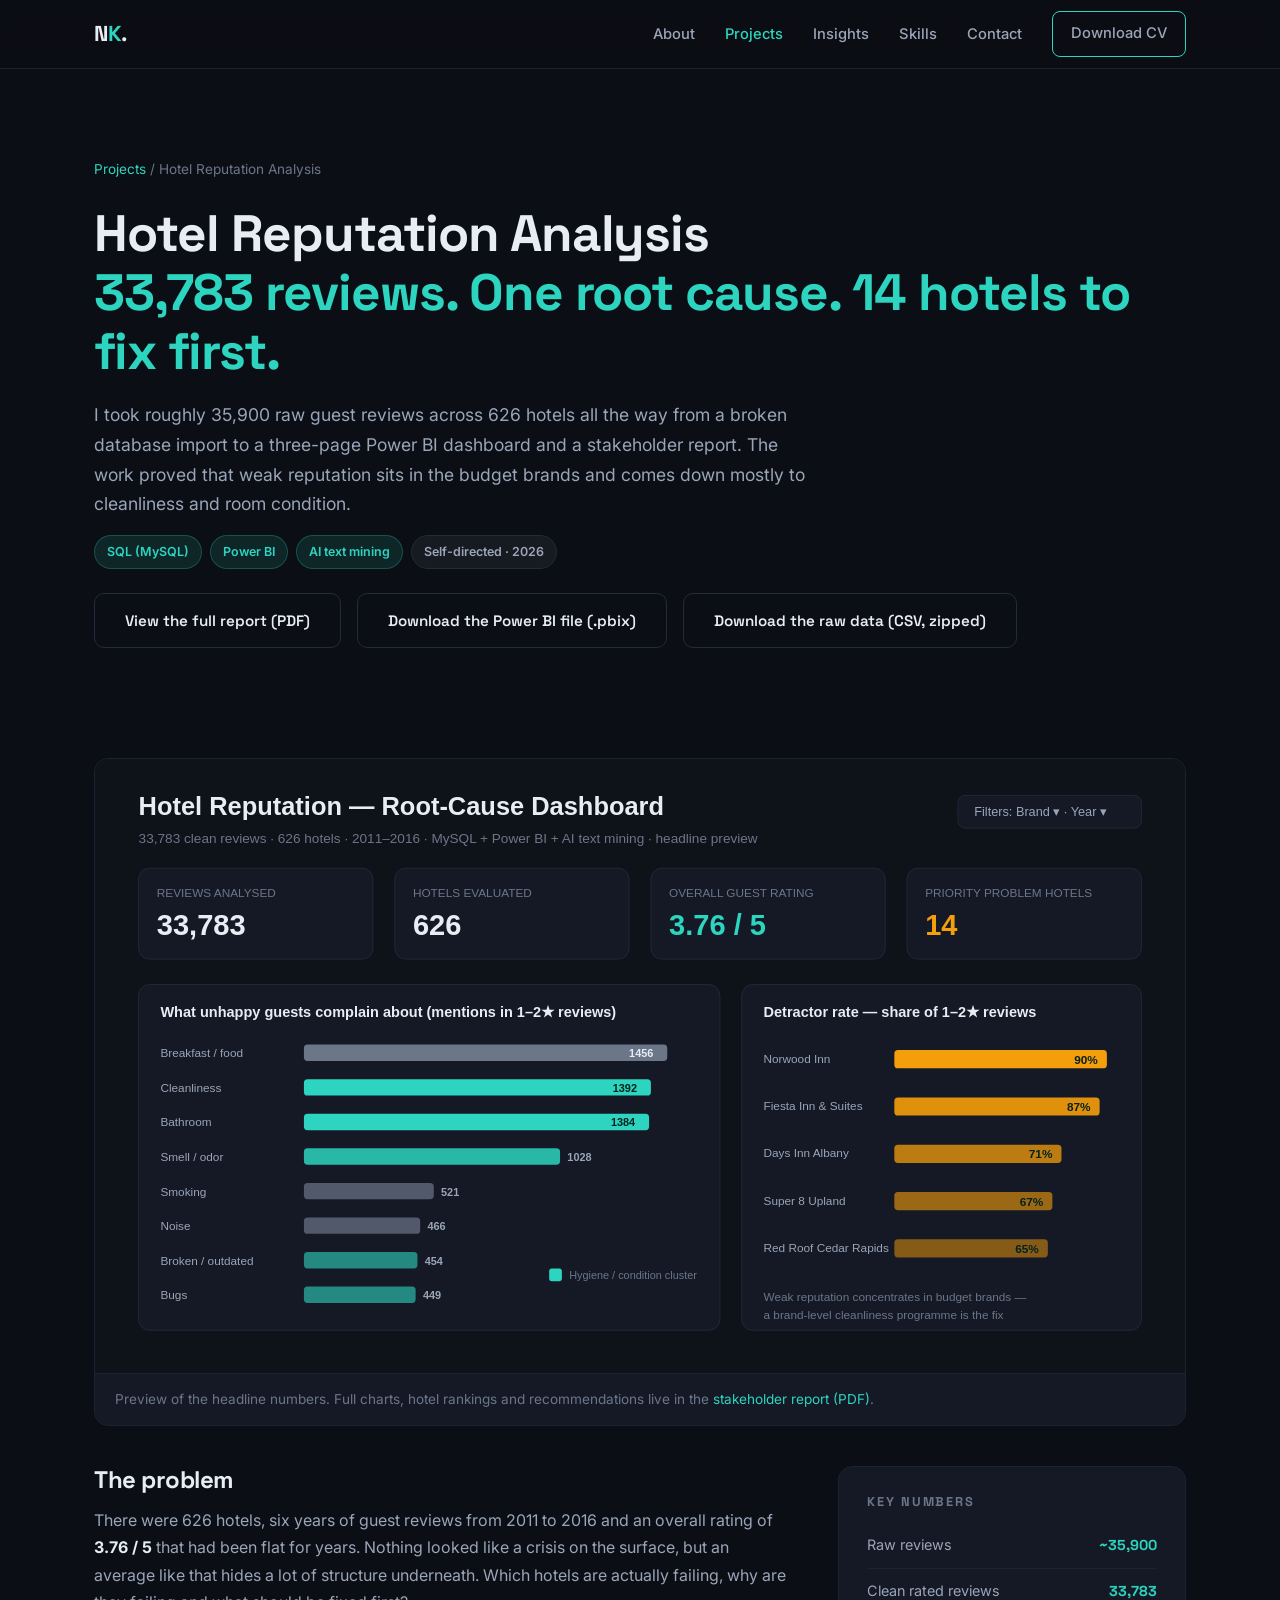
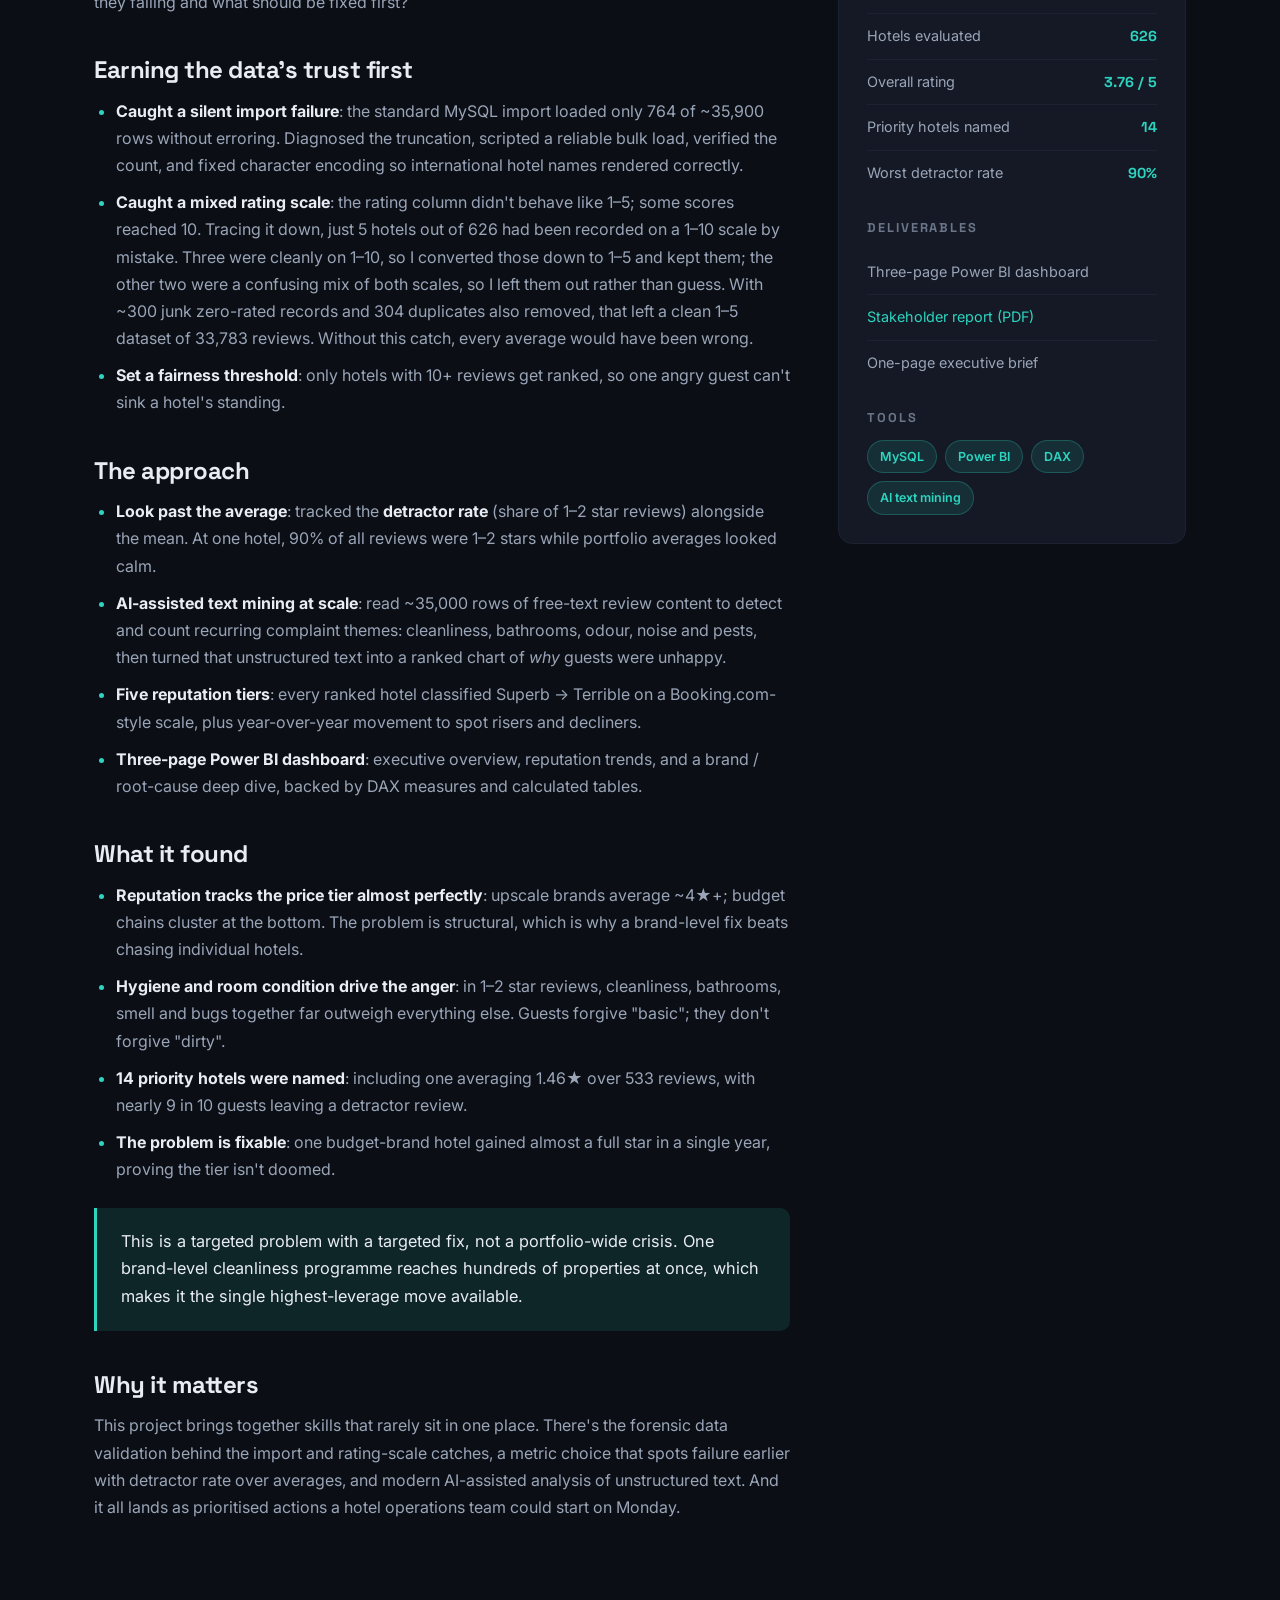
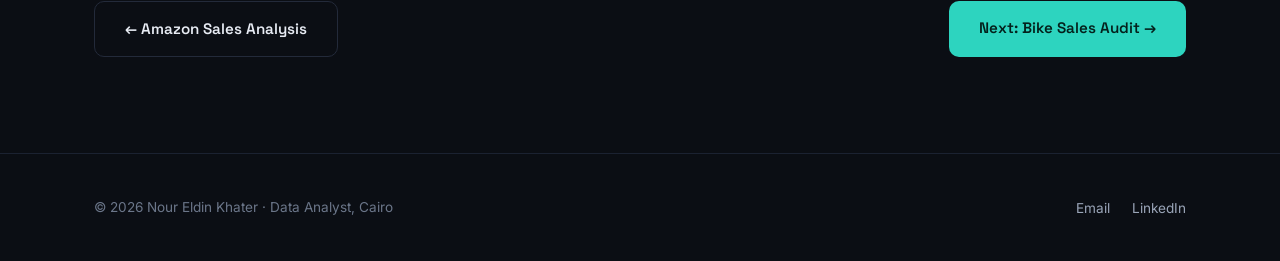
<file: project-hotels.html>
<!DOCTYPE html>
<html lang="en">
<head>
  <meta charset="UTF-8">
  <meta name="viewport" content="width=device-width, initial-scale=1.0">
  <title>Hotel Reputation Analysis · Nour Eldin Khater</title>
  <meta name="description" content="Case study: ~35,900 raw guest reviews cleaned to 33,783 across 626 hotels, mined with AI-assisted text analysis to prove weak reputation sits in budget brands and comes down to cleanliness and room condition.">
  <link rel="preconnect" href="https://fonts.googleapis.com">
  <link rel="preconnect" href="https://fonts.gstatic.com" crossorigin>
  <link href="https://fonts.googleapis.com/css2?family=Inter:wght@400;500;600&family=Space+Grotesk:wght@500;600;700&display=swap" rel="stylesheet">
  <link rel="stylesheet" href="assets/css/style.css">
  <link rel="icon" href="data:image/svg+xml,<svg xmlns='http://www.w3.org/2000/svg' viewBox='0 0 100 100'><text y='80' font-size='80' fill='%232dd4bf' font-family='Arial' font-weight='bold'>N</text></svg>">
</head>
<body>

<header class="nav">
  <div class="nav-inner">
    <a class="nav-logo" href="index.html">N<span>K</span>.</a>
    <button class="nav-toggle" aria-label="Toggle menu" aria-expanded="false">
      <span></span><span></span><span></span>
    </button>
    <ul class="nav-links">
      <li><a href="about.html">About</a></li>
      <li><a href="projects.html" aria-current="page">Projects</a></li>
      <li><a href="insights.html">Insights</a></li>
      <li><a href="skills.html">Skills</a></li>
      <li><a href="contact.html">Contact</a></li>
      <li><a class="nav-cta" href="assets/cv/Nour_Khater_CV.pdf" download>Download CV</a></li>
    </ul>
  </div>
</header>

<main class="page">
  <div class="project-hero">
    <div class="container">
      <p class="breadcrumbs"><a href="projects.html">Projects</a> / Hotel Reputation Analysis</p>
      <h1>Hotel Reputation Analysis<br><span class="accent">33,783 reviews. One root cause. 14 hotels to fix first.</span></h1>
      <p class="lede">I took roughly 35,900 raw guest reviews across 626 hotels all the
        way from a broken database import to a three-page Power BI dashboard and a
        stakeholder report. The work proved that weak reputation sits in the budget
        brands and comes down mostly to cleanliness and room condition.</p>
      <div class="tags">
        <span class="tag">SQL (MySQL)</span>
        <span class="tag">Power BI</span>
        <span class="tag">AI text mining</span>
        <span class="tag-neutral tag">Self-directed · 2026</span>
      </div>
      <div class="hero-actions" style="margin-top: 24px;">
        <a class="btn btn-ghost" href="assets/docs/Hotel_Reputation_Report.pdf" target="_blank" rel="noopener">View the full report (PDF)</a>
        <a class="btn btn-ghost" href="assets/docs/Hotel_Reputation_Analysis.pbix" download>Download the Power BI file (.pbix)</a>
        <a class="btn btn-ghost" href="assets/docs/Hotel_Reviews_Raw_Data.zip" download>Download the raw data (CSV, zipped)</a>
      </div>
    </div>
  </div>

  <section class="section" style="padding-top: 20px;">
    <div class="container">
      <figure class="figure-panel reveal">
        <img src="assets/img/hotel-dashboard.svg" alt="Hotel reputation dashboard preview showing complaint root causes and detractor rates">
        <figcaption>Preview of the headline numbers. Full charts, hotel rankings and recommendations live in the
          <a href="assets/docs/Hotel_Reputation_Report.pdf" target="_blank" rel="noopener">stakeholder report (PDF)</a>.</figcaption>
      </figure>

      <div class="detail-grid">
        <div class="detail-body">
          <h2 class="reveal">The problem</h2>
          <p class="reveal">There were 626 hotels, six years of guest reviews from 2011
            to 2016 and an overall rating of <strong>3.76 / 5</strong> that had been flat
            for years. Nothing looked like a crisis on the surface, but an average like
            that hides a lot of structure underneath. Which hotels are actually failing,
            why are they failing and what should be fixed first?</p>

          <h2 class="reveal">Earning the data's trust first</h2>
          <ul class="reveal">
            <li><strong>Caught a silent import failure</strong>: the standard MySQL
              import loaded only 764 of ~35,900 rows without erroring. Diagnosed the
              truncation, scripted a reliable bulk load, verified the count, and fixed
              character encoding so international hotel names rendered correctly.</li>
            <li><strong>Caught a mixed rating scale</strong>: the rating column didn't
              behave like 1–5; some scores reached 10. Tracing it down, just 5 hotels out
              of 626 had been recorded on a 1–10 scale by mistake. Three were cleanly on
              1–10, so I converted those
              down to 1–5 and kept them; the other two were a confusing mix of both
              scales, so I left them out rather than guess. With ~300 junk zero-rated
              records and 304 duplicates also removed, that left a clean 1–5 dataset of
              33,783 reviews. Without this catch, every average would have been wrong.</li>
            <li><strong>Set a fairness threshold</strong>: only hotels with 10+ reviews
              get ranked, so one angry guest can't sink a hotel's standing.</li>
          </ul>

          <h2 class="reveal">The approach</h2>
          <ul class="reveal">
            <li><strong>Look past the average</strong>: tracked the <strong>detractor
              rate</strong> (share of 1–2 star reviews) alongside the mean. At one hotel,
              90% of all reviews were 1–2 stars while portfolio averages looked calm.</li>
            <li><strong>AI-assisted text mining at scale</strong>: read ~35,000 rows of
              free-text review content to detect and count recurring complaint themes:
              cleanliness, bathrooms, odour, noise and pests, then turned that
              unstructured text into a ranked chart of <em>why</em> guests were unhappy.</li>
            <li><strong>Five reputation tiers</strong>: every ranked hotel classified
              Superb → Terrible on a Booking.com-style scale, plus year-over-year
              movement to spot risers and decliners.</li>
            <li><strong>Three-page Power BI dashboard</strong>: executive overview,
              reputation trends, and a brand / root-cause deep dive, backed by DAX
              measures and calculated tables.</li>
          </ul>

          <h2 class="reveal">What it found</h2>
          <ul class="reveal">
            <li><strong>Reputation tracks the price tier almost perfectly</strong>:
              upscale brands average ~4★+; budget chains cluster at the bottom. The
              problem is structural, which is why a brand-level fix beats chasing
              individual hotels.</li>
            <li><strong>Hygiene and room condition drive the anger</strong>: in 1–2 star
              reviews, cleanliness, bathrooms, smell and bugs together far outweigh
              everything else. Guests forgive "basic"; they don't forgive "dirty".</li>
            <li><strong>14 priority hotels were named</strong>: including one averaging
              1.46★ over 533 reviews, with nearly 9 in 10 guests leaving a detractor
              review.</li>
            <li><strong>The problem is fixable</strong>: one budget-brand hotel gained
              almost a full star in a single year, proving the tier isn't doomed.</li>
          </ul>
          <div class="callout reveal">
            This is a targeted problem with a targeted fix, not a portfolio-wide crisis.
            One brand-level cleanliness programme reaches hundreds of properties at once,
            which makes it the single highest-leverage move available.
          </div>

          <h2 class="reveal">Why it matters</h2>
          <p class="reveal">This project brings together skills that rarely sit in one
            place. There's the forensic data validation behind the import and rating-scale
            catches, a metric choice that spots failure earlier with detractor rate over
            averages, and modern AI-assisted analysis of unstructured text. And it all
            lands as prioritised actions a hotel operations team could start on Monday.</p>
        </div>

        <aside class="detail-aside reveal">
          <div class="aside-block">
            <h3>Key numbers</h3>
            <ul class="key-numbers">
              <li>Raw reviews <span class="num">~35,900</span></li>
              <li>Clean rated reviews <span class="num">33,783</span></li>
              <li>Hotels evaluated <span class="num">626</span></li>
              <li>Overall rating <span class="num">3.76 / 5</span></li>
              <li>Priority hotels named <span class="num">14</span></li>
              <li>Worst detractor rate <span class="num">90%</span></li>
            </ul>
          </div>
          <div class="aside-block">
            <h3>Deliverables</h3>
            <ul class="key-numbers">
              <li>Three-page Power BI dashboard</li>
              <li><a href="assets/docs/Hotel_Reputation_Report.pdf" target="_blank" rel="noopener">Stakeholder report (PDF)</a></li>
              <li>One-page executive brief</li>
            </ul>
          </div>
          <div class="aside-block">
            <h3>Tools</h3>
            <div class="tags" style="margin: 0;">
              <span class="tag">MySQL</span>
              <span class="tag">Power BI</span>
              <span class="tag">DAX</span>
              <span class="tag">AI text mining</span>
            </div>
          </div>
        </aside>
      </div>

      <div class="pagination-projects">
        <a class="btn btn-ghost" href="project-amazon.html">← Amazon Sales Analysis</a>
        <a class="btn btn-primary" href="project-bikes.html">Next: Bike Sales Audit →</a>
      </div>
    </div>
  </section>
</main>

<footer class="footer">
  <div class="footer-inner">
    <p>© <span data-year>2026</span> Nour Eldin Khater · Data Analyst, Cairo</p>
    <ul class="footer-links">
      <li><a href="mailto:nourkhater39@gmail.com">Email</a></li>
      <li><a href="https://www.linkedin.com/in/nour-eldin-khater" target="_blank" rel="noopener">LinkedIn</a></li>
    </ul>
  </div>
</footer>

<script src="assets/js/main.js"></script>
</body>
</html>
</file>
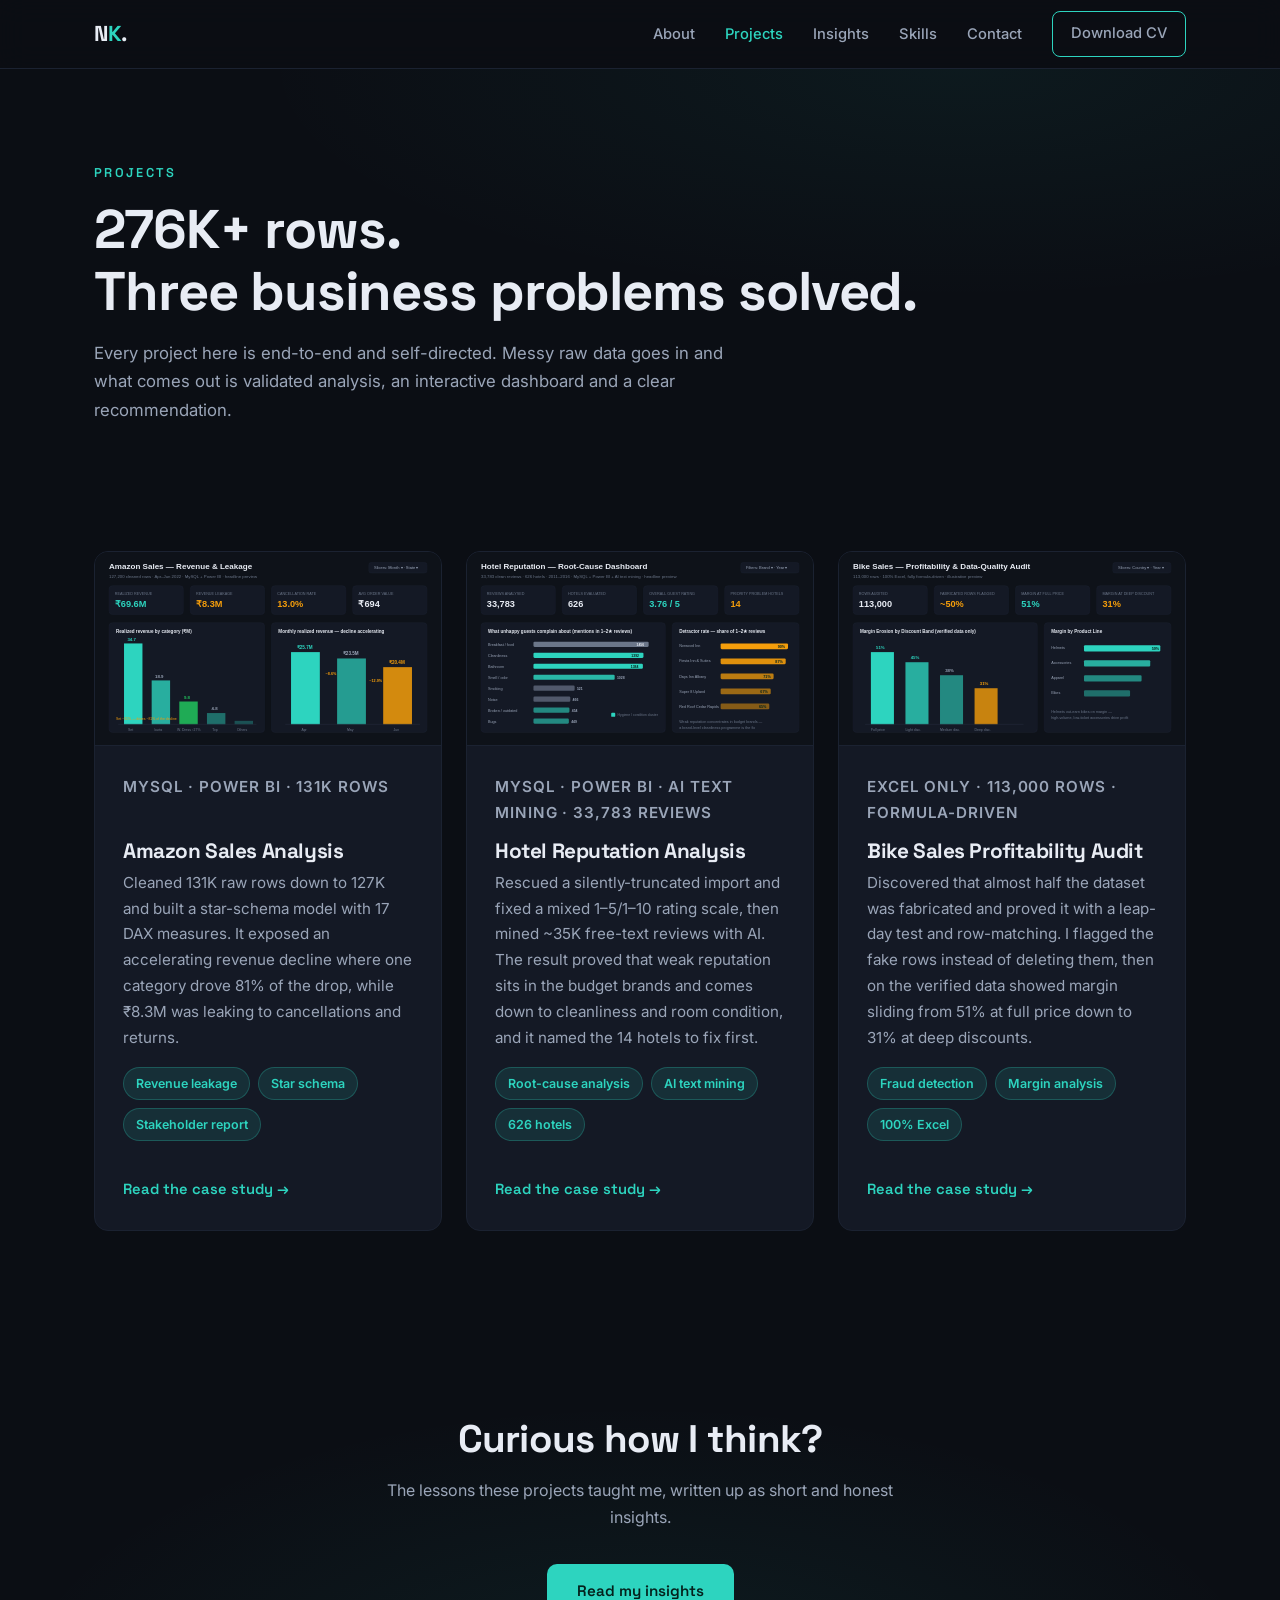
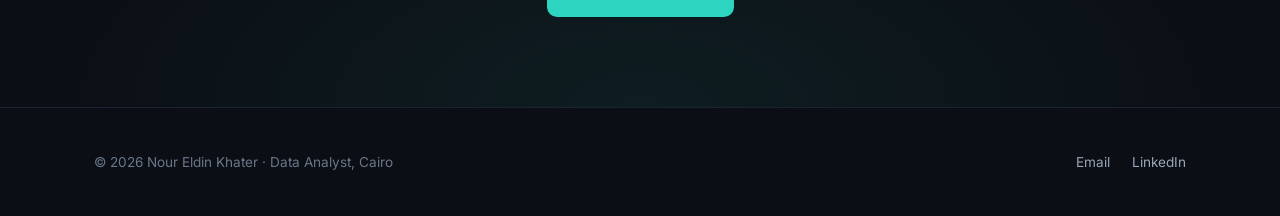
<file: projects.html>
<!DOCTYPE html>
<html lang="en">
<head>
  <meta charset="UTF-8">
  <meta name="viewport" content="width=device-width, initial-scale=1.0">
  <title>Projects · Nour Eldin Khater</title>
  <meta name="description" content="Data analysis projects by Nour Eldin Khater: Amazon sales profit analysis (130K+ rows), hotel reputation root-cause analysis (33,800 reviews), and a bike sales profitability and data-quality audit (113K rows).">
  <link rel="preconnect" href="https://fonts.googleapis.com">
  <link rel="preconnect" href="https://fonts.gstatic.com" crossorigin>
  <link href="https://fonts.googleapis.com/css2?family=Inter:wght@400;500;600&family=Space+Grotesk:wght@500;600;700&display=swap" rel="stylesheet">
  <link rel="stylesheet" href="assets/css/style.css">
  <link rel="icon" href="data:image/svg+xml,<svg xmlns='http://www.w3.org/2000/svg' viewBox='0 0 100 100'><text y='80' font-size='80' fill='%232dd4bf' font-family='Arial' font-weight='bold'>N</text></svg>">
</head>
<body>

<header class="nav">
  <div class="nav-inner">
    <a class="nav-logo" href="index.html">N<span>K</span>.</a>
    <button class="nav-toggle" aria-label="Toggle menu" aria-expanded="false">
      <span></span><span></span><span></span>
    </button>
    <ul class="nav-links">
      <li><a href="about.html">About</a></li>
      <li><a href="projects.html" aria-current="page">Projects</a></li>
      <li><a href="insights.html">Insights</a></li>
      <li><a href="skills.html">Skills</a></li>
      <li><a href="contact.html">Contact</a></li>
      <li><a class="nav-cta" href="assets/cv/Nour_Khater_CV.pdf" download>Download CV</a></li>
    </ul>
  </div>
</header>

<main class="page">
  <div class="page-header">
    <div class="container">
      <span class="section-label">Projects</span>
      <h1>276K+ rows.<br>Three business problems solved.</h1>
      <p>Every project here is end-to-end and self-directed. Messy raw data goes in and
        what comes out is validated analysis, an interactive dashboard and a clear
        recommendation.</p>
    </div>
  </div>

  <section class="section">
    <div class="container">
      <div class="card-grid">
        <a class="project-card reveal" href="project-amazon.html">
          <div class="project-card-thumb"><img src="assets/img/amazon-dashboard.svg" alt="Amazon sales analysis dashboard preview" loading="lazy"></div>
          <div class="project-card-body">
            <p class="project-card-meta">MySQL · Power BI · 131K rows</p>
            <h3>Amazon Sales Analysis</h3>
            <p>Cleaned 131K raw rows down to 127K and built a star-schema model with 17
              DAX measures. It exposed an accelerating revenue decline where one category
              drove 81% of the drop, while ₹8.3M was leaking to cancellations and
              returns.</p>
            <div class="tags">
              <span class="tag">Revenue leakage</span>
              <span class="tag">Star schema</span>
              <span class="tag">Stakeholder report</span>
            </div>
            <span class="project-card-link">Read the case study</span>
          </div>
        </a>

        <a class="project-card reveal" href="project-hotels.html">
          <div class="project-card-thumb"><img src="assets/img/hotel-dashboard.svg" alt="Hotel reputation analysis dashboard preview" loading="lazy"></div>
          <div class="project-card-body">
            <p class="project-card-meta">MySQL · Power BI · AI text mining · 33,783 reviews</p>
            <h3>Hotel Reputation Analysis</h3>
            <p>Rescued a silently-truncated import and fixed a mixed 1–5/1–10 rating
              scale, then mined ~35K free-text reviews with AI. The result proved that
              weak reputation sits in the budget brands and comes down to cleanliness and
              room condition, and it named the 14 hotels to fix first.</p>
            <div class="tags">
              <span class="tag">Root-cause analysis</span>
              <span class="tag">AI text mining</span>
              <span class="tag">626 hotels</span>
            </div>
            <span class="project-card-link">Read the case study</span>
          </div>
        </a>

        <a class="project-card reveal" href="project-bikes.html">
          <div class="project-card-thumb"><img src="assets/img/bike-dashboard.svg" alt="Bike sales profitability audit dashboard preview" loading="lazy"></div>
          <div class="project-card-body">
            <p class="project-card-meta">Excel only · 113,000 rows · formula-driven</p>
            <h3>Bike Sales Profitability Audit</h3>
            <p>Discovered that almost half the dataset was fabricated and proved it with
              a leap-day test and row-matching. I flagged the fake rows instead of
              deleting them, then on the verified data showed margin sliding from 51% at
              full price down to 31% at deep discounts.</p>
            <div class="tags">
              <span class="tag">Fraud detection</span>
              <span class="tag">Margin analysis</span>
              <span class="tag">100% Excel</span>
            </div>
            <span class="project-card-link">Read the case study</span>
          </div>
        </a>
      </div>
    </div>
  </section>

  <section class="cta-band">
    <h2 class="reveal">Curious how I think?</h2>
    <p class="reveal">The lessons these projects taught me, written up as short and
      honest insights.</p>
    <a class="btn btn-primary reveal" href="insights.html">Read my insights</a>
  </section>
</main>

<footer class="footer">
  <div class="footer-inner">
    <p>© <span data-year>2026</span> Nour Eldin Khater · Data Analyst, Cairo</p>
    <ul class="footer-links">
      <li><a href="mailto:nourkhater39@gmail.com">Email</a></li>
      <li><a href="https://www.linkedin.com/in/nour-eldin-khater" target="_blank" rel="noopener">LinkedIn</a></li>
    </ul>
  </div>
</footer>

<script src="assets/js/main.js"></script>
</body>
</html>
</file>
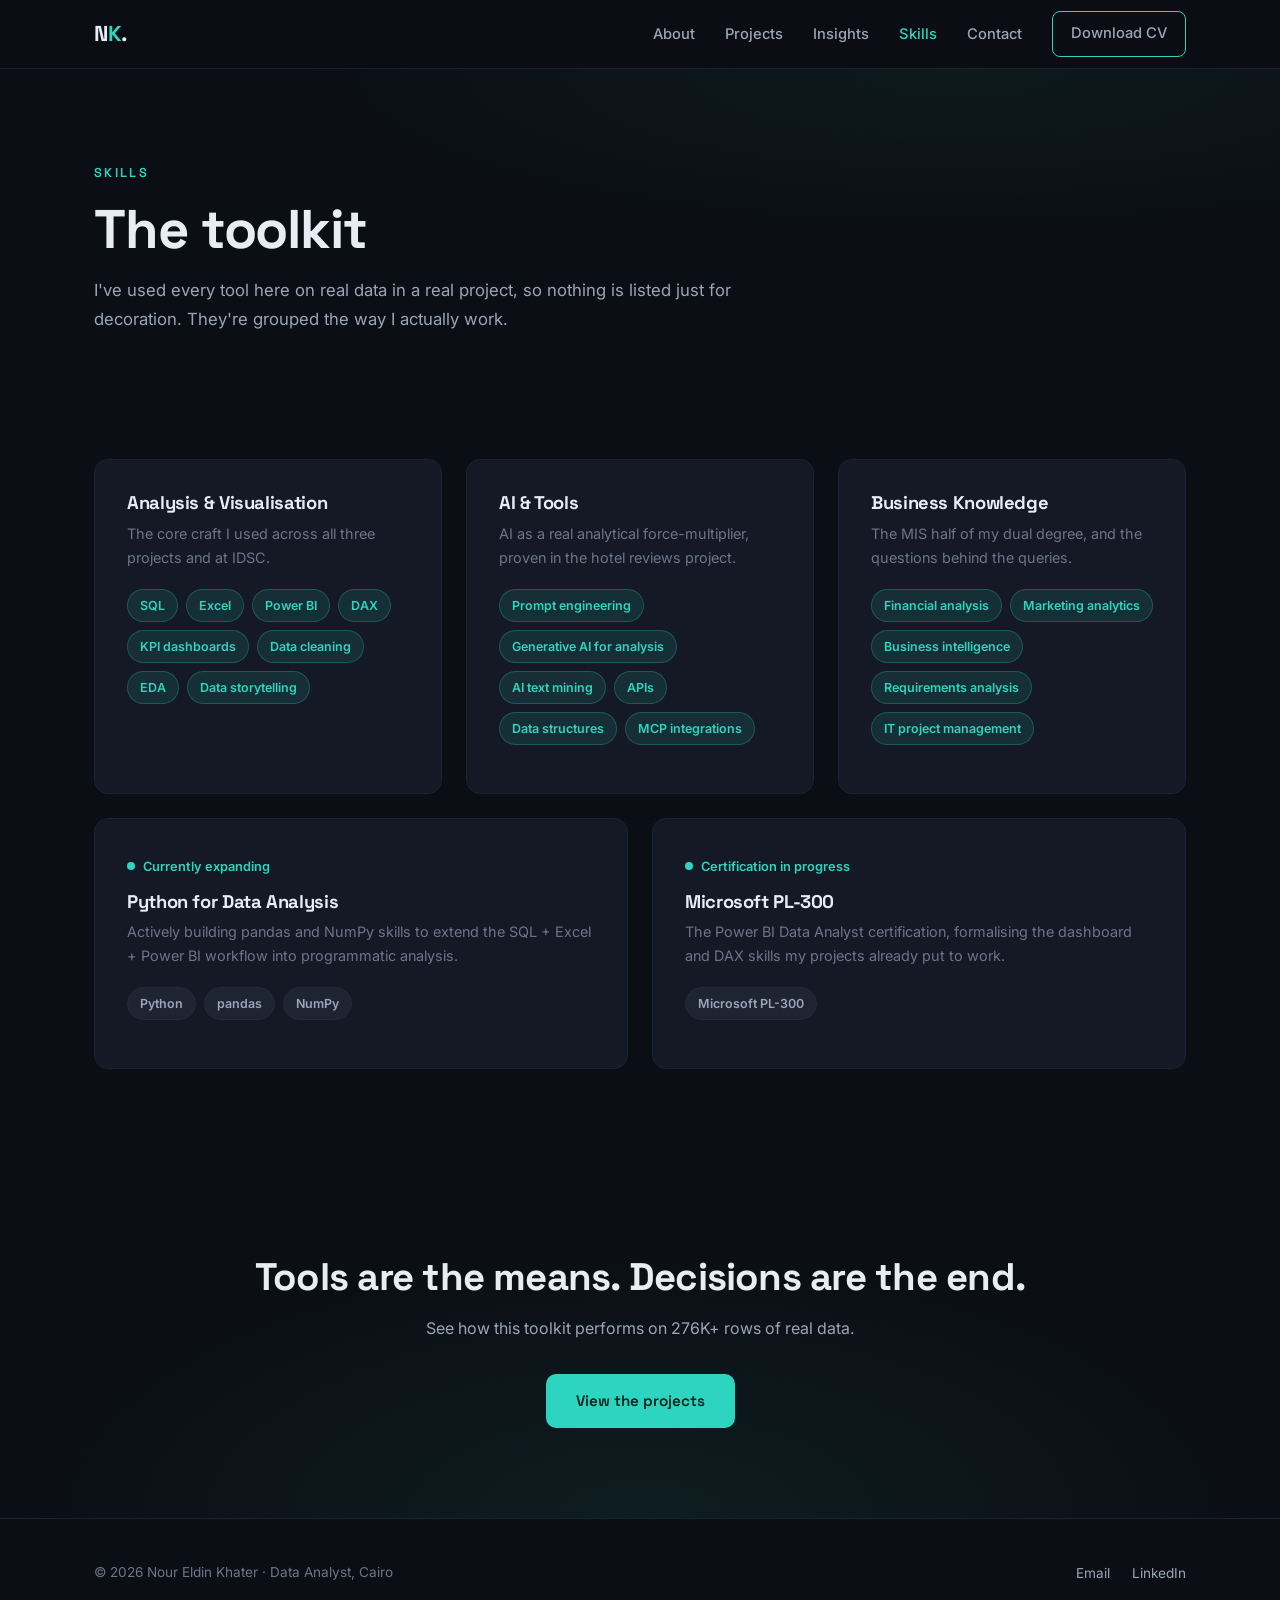
<file: skills.html>
<!DOCTYPE html>
<html lang="en">
<head>
  <meta charset="UTF-8">
  <meta name="viewport" content="width=device-width, initial-scale=1.0">
  <title>Skills · Nour Eldin Khater</title>
  <meta name="description" content="Nour Eldin Khater's toolkit: SQL, Excel, Power BI and DAX; AI-assisted analysis and prompt engineering; finance, marketing analytics and BI, with Python currently expanding.">
  <link rel="preconnect" href="https://fonts.googleapis.com">
  <link rel="preconnect" href="https://fonts.gstatic.com" crossorigin>
  <link href="https://fonts.googleapis.com/css2?family=Inter:wght@400;500;600&family=Space+Grotesk:wght@500;600;700&display=swap" rel="stylesheet">
  <link rel="stylesheet" href="assets/css/style.css">
  <link rel="icon" href="data:image/svg+xml,<svg xmlns='http://www.w3.org/2000/svg' viewBox='0 0 100 100'><text y='80' font-size='80' fill='%232dd4bf' font-family='Arial' font-weight='bold'>N</text></svg>">
</head>
<body>

<header class="nav">
  <div class="nav-inner">
    <a class="nav-logo" href="index.html">N<span>K</span>.</a>
    <button class="nav-toggle" aria-label="Toggle menu" aria-expanded="false">
      <span></span><span></span><span></span>
    </button>
    <ul class="nav-links">
      <li><a href="about.html">About</a></li>
      <li><a href="projects.html">Projects</a></li>
      <li><a href="insights.html">Insights</a></li>
      <li><a href="skills.html" aria-current="page">Skills</a></li>
      <li><a href="contact.html">Contact</a></li>
      <li><a class="nav-cta" href="assets/cv/Nour_Khater_CV.pdf" download>Download CV</a></li>
    </ul>
  </div>
</header>

<main class="page">
  <div class="page-header">
    <div class="container">
      <span class="section-label">Skills</span>
      <h1>The toolkit</h1>
      <p>I've used every tool here on real data in a real project, so nothing is listed
        just for decoration. They're grouped the way I actually work.</p>
    </div>
  </div>

  <section class="section">
    <div class="container">
      <div class="card-grid">

        <div class="skill-group reveal">
          <h3>Analysis &amp; Visualisation</h3>
          <p class="skill-desc">The core craft I used across all three projects and at IDSC.</p>
          <div class="tags">
            <span class="tag">SQL</span>
            <span class="tag">Excel</span>
            <span class="tag">Power BI</span>
            <span class="tag">DAX</span>
            <span class="tag">KPI dashboards</span>
            <span class="tag">Data cleaning</span>
            <span class="tag">EDA</span>
            <span class="tag">Data storytelling</span>
          </div>
        </div>

        <div class="skill-group reveal">
          <h3>AI &amp; Tools</h3>
          <p class="skill-desc">AI as a real analytical force-multiplier, proven in the hotel reviews project.</p>
          <div class="tags">
            <span class="tag">Prompt engineering</span>
            <span class="tag">Generative AI for analysis</span>
            <span class="tag">AI text mining</span>
            <span class="tag">APIs</span>
            <span class="tag">Data structures</span>
            <span class="tag">MCP integrations</span>
          </div>
        </div>

        <div class="skill-group reveal">
          <h3>Business Knowledge</h3>
          <p class="skill-desc">The MIS half of my dual degree, and the questions behind the queries.</p>
          <div class="tags">
            <span class="tag">Financial analysis</span>
            <span class="tag">Marketing analytics</span>
            <span class="tag">Business intelligence</span>
            <span class="tag">Requirements analysis</span>
            <span class="tag">IT project management</span>
          </div>
        </div>

      </div>

      <div class="card-grid" style="margin-top: 24px;">
        <div class="skill-group reveal">
          <span class="expanding-badge">Currently expanding</span>
          <h3 style="margin-top: 12px;">Python for Data Analysis</h3>
          <p class="skill-desc">Actively building pandas and NumPy skills to extend the
            SQL + Excel + Power BI workflow into programmatic analysis.</p>
          <div class="tags">
            <span class="tag-neutral tag">Python</span>
            <span class="tag-neutral tag">pandas</span>
            <span class="tag-neutral tag">NumPy</span>
          </div>
        </div>

        <div class="skill-group reveal">
          <span class="expanding-badge">Certification in progress</span>
          <h3 style="margin-top: 12px;">Microsoft PL-300</h3>
          <p class="skill-desc">The Power BI Data Analyst certification, formalising the
            dashboard and DAX skills my projects already put to work.</p>
          <div class="tags">
            <span class="tag-neutral tag">Microsoft PL-300</span>
          </div>
        </div>
      </div>
    </div>
  </section>

  <section class="cta-band">
    <h2 class="reveal">Tools are the means. Decisions are the end.</h2>
    <p class="reveal">See how this toolkit performs on 276K+ rows of real data.</p>
    <a class="btn btn-primary reveal" href="projects.html">View the projects</a>
  </section>
</main>

<footer class="footer">
  <div class="footer-inner">
    <p>© <span data-year>2026</span> Nour Eldin Khater · Data Analyst, Cairo</p>
    <ul class="footer-links">
      <li><a href="mailto:nourkhater39@gmail.com">Email</a></li>
      <li><a href="https://www.linkedin.com/in/nour-eldin-khater" target="_blank" rel="noopener">LinkedIn</a></li>
    </ul>
  </div>
</footer>

<script src="assets/js/main.js"></script>
</body>
</html>
</file>
<file: style.css>
@import url('https://fonts.googleapis.com/css2?family=DM+Sans:wght@400;450;500;550;600;650;700&family=Space+Grotesk:wght@400;500;600;700&display=swap');
:root{--bg:#080d12;--panel:#0d151d;--text:#f1f6f7;--muted:#9aa8b3;--cyan:#44d9ee;--line:#23303a;--blue:#8dafff}*{box-sizing:border-box}html{scroll-behavior:smooth;scroll-padding-top:100px}body{margin:0;background:var(--bg);color:var(--text);font:16px/1.65 'DM Sans',Arial,sans-serif}a{color:inherit;text-decoration:none}button{font:inherit}a,button{-webkit-tap-highlight-color:transparent}a:focus-visible,button:focus-visible{outline:2px solid var(--cyan);outline-offset:6px}::selection{background:var(--cyan);color:var(--bg)}.wrap{width:min(1160px,calc(100% - 80px));margin-inline:auto}.skip{position:fixed;top:-100px;left:20px;background:var(--cyan);color:var(--bg);padding:12px;z-index:20}.skip:focus{top:12px}header{position:sticky;top:0;z-index:10;border-bottom:1px solid #ffffff0b;background:#080d12ed;backdrop-filter:blur(20px)}nav{height:86px;display:flex;align-items:center;justify-content:space-between;gap:24px}.brand{display:flex;align-items:center;gap:15px;font-size:15px;font-weight:600}.monogram{font:bold 28px 'Space Grotesk',sans-serif;letter-spacing:-2px}.monogram span{color:var(--cyan)}.nav-links{display:flex;gap:35px;font-size:14px;color:#b1bbc2}.nav-links a:hover,.text-link:hover{color:var(--cyan)}.nav-contact{font-size:14px;padding:10px 25px;border:1px solid #3e6f7a;border-radius:50px;color:var(--cyan);transition:.2s}.nav-contact:hover{background:#143039}.hero{min-height:720px;position:relative;isolation:isolate;text-align:center;display:flex;align-items:center;flex-direction:column;padding-top:100px;overflow:hidden}.hero:before{content:'';position:absolute;width:760px;height:540px;left:50%;top:30px;transform:translateX(-50%);background:radial-gradient(ellipse,#1252692b,transparent 67%);z-index:-1;pointer-events:none}.eyebrow{font:500 12px/1.5 'Space Grotesk',sans-serif;letter-spacing:2.5px;color:var(--cyan);margin:0 0 24px;display:flex;align-items:center;gap:12px}.short-line{width:24px;height:1px;background:var(--cyan)}h1,h2,h3,p{margin-top:0}h1,h2,h3{font-family:'Space Grotesk',Arial,sans-serif;font-weight:500}h1{font-size:clamp(48px,6.5vw,84px);line-height:1.08;letter-spacing:-4px;margin-bottom:25px}h1 span,.contact h2 span{color:var(--cyan)}.hero-copy{font-size:18px;line-height:1.65;color:var(--muted);margin-bottom:32px}.hero-actions{display:flex;gap:12px}.button{display:inline-flex;justify-content:center;align-items:center;border-radius:50px;min-height:50px;padding:12px 27px;font-size:14px;font-weight:650;transition:transform .2s,background .2s}.button:hover{transform:translateY(-3px)}.primary{background:var(--cyan);color:#071318;box-shadow:0 0 36px #44d9ee12}.secondary{border:1px solid #3c4c55;background:#0d161c}.hero-bottom{width:100%;margin-top:auto;padding:68px 0 32px;display:flex;align-items:end;justify-content:space-between;text-align:left;font-size:14px}.hero-bottom>div:first-child{display:grid;gap:5px}.small-label{font:500 11px/1.6 'Space Grotesk',sans-serif;letter-spacing:1.6px;color:var(--muted)}.explore{font:500 10px 'Space Grotesk',sans-serif;letter-spacing:2px;display:flex;align-items:center;gap:14px;color:var(--muted)}.scroll-track{height:30px;width:17px;border:1px solid #52616c;border-radius:12px;position:relative}.scroll-track:after{content:'';width:3px;height:6px;border-radius:3px;background:var(--cyan);position:absolute;left:6px;top:6px;animation:scroll 2s infinite}.hero-index{font:500 11px/2 'Space Grotesk',sans-serif;letter-spacing:1.5px}.hero-index span{color:var(--cyan);padding-right:8px}.hero-orbit{position:absolute;z-index:-1;width:900px;height:900px;border:1px solid #44d9ee0b;border-radius:50%;top:160px;left:50%;transform:translateX(-50%);pointer-events:none}.hero-orbit:after{content:'';position:absolute;inset:50px;border:1px solid #44d9ee06;border-radius:50%}.section{padding-block:100px;border-top:1px solid var(--line)}.section-heading{display:flex;align-items:end;justify-content:space-between;margin-bottom:44px;gap:30px}h2{font-size:clamp(32px,4vw,48px);letter-spacing:-1.8px;line-height:1.16;margin-bottom:0}.section-note{font-size:15px;color:var(--muted);margin-bottom:2px}.expertise-grid{display:grid;grid-template-columns:1fr 1fr;gap:24px}.expertise-card{padding:30px 34px 34px;background:linear-gradient(135deg,#101e27,#0b1219);border:1px solid #273b48;border-radius:12px;overflow:hidden}.analysis{background:linear-gradient(135deg,#121b2c,#0c121b)}.card-top{display:flex;align-items:center;justify-content:space-between}.card-number{font:14px 'Space Grotesk',sans-serif;color:#667b8b}.flow{display:flex;align-items:center;justify-content:center;padding:47px 0 42px;min-height:168px}.flow-node{background:#0e2029;border:1px solid #365461;padding:12px 15px;border-radius:7px;font-size:12px;color:#b5d9e4}.ai-node{background:#14333e;border-color:var(--cyan);color:var(--cyan);font:500 22px 'Space Grotesk',sans-serif;padding:17px 19px;box-shadow:0 0 35px #44d9ee10}.connector{height:1px;width:clamp(18px,3vw,45px);background:#347280;position:relative}.connector:after{content:'';position:absolute;width:5px;height:5px;border-radius:50%;background:var(--cyan);top:-2px;left:45%}.chart{height:168px;display:flex;align-items:end;justify-content:center;gap:12px;padding:32px 35px 28px;border-bottom:1px solid #8dafff10;margin-bottom:0}.chart span{height:var(--height);width:25px;background:linear-gradient(#85a7e5,#486eab18);border:1px solid #7da7ed80;border-bottom:0;border-radius:4px 4px 0 0}h3{font-size:26px;letter-spacing:-.7px;margin-bottom:10px}.expertise-card h3{margin-top:12px}.placeholder{color:#93a1ac;font-size:15px}.text-link{display:inline-block;border-bottom:1px solid #3e6572;margin-top:8px;padding-bottom:4px;font-size:14px}.analysis .text-link{border-color:#60769e}.about{display:grid;grid-template-columns:.86fr 1.14fr;gap:85px;align-items:center}.portrait-frame{position:relative;border:1px solid var(--line);border-radius:10px;overflow:hidden;background:var(--panel)}.portrait-frame img{display:block;width:100%;height:470px;object-fit:cover;object-position:center 30%;filter:saturate(.7)}.portrait-caption{position:absolute;bottom:0;left:0;right:0;background:linear-gradient(transparent,#071018);padding:65px 23px 23px;display:flex;justify-content:space-between;font:10px 'Space Grotesk',sans-serif;letter-spacing:1.3px}.about-copy h2{margin-bottom:25px}.about-copy h2 span{color:var(--muted)}.about-copy>p:not(.eyebrow){color:#c1cbd2;font-size:17px}.about-copy>.about-placeholder{color:var(--muted)!important;font-size:15px!important}.about-facts{margin-top:28px;padding-top:26px;border-top:1px solid var(--line);display:grid;gap:22px}.about-facts p{margin:7px 0 0;font-size:15px}.muted{color:var(--muted);font-size:13px}.filter-row{display:flex;gap:8px;margin-bottom:32px;flex-wrap:wrap}.filter-row button{border:1px solid var(--line);background:transparent;color:#aab8c1;padding:9px 20px;border-radius:50px;font-size:14px;cursor:pointer}.filter-row button:hover{border-color:#4f8690}.filter-row button.active{background:#173038;border-color:#34535c;color:var(--cyan)}.filter-row button span{font-size:10px;margin-left:8px}.project-grid{display:grid;grid-template-columns:1fr 1fr;gap:42px 28px}.project[hidden]{display:none}.project-preview{height:270px;border-radius:10px;border:1px solid #213b43;background:radial-gradient(ellipse at center,#12303980,transparent 70%),#0c171d;position:relative;padding:21px 24px;display:flex;flex-direction:column}.project-preview.blue{background:radial-gradient(ellipse at center,#1c2b4880,transparent 70%),#10151e;border-color:#283345}.preview-code,.preview-bottom{font:10px 'Space Grotesk',sans-serif;letter-spacing:1.8px;color:#82a5b0}.blue .preview-code,.blue .preview-bottom{color:#92a4c6}.project-empty{display:flex;flex-direction:column;align-items:center;justify-content:center;flex:1;gap:8px;color:#8399a4;font-size:13px}.empty-symbol{font-size:30px;font-weight:400;line-height:1;width:50px;height:50px;display:grid;place-items:center;border:1px dashed #49616c;border-radius:12px}.preview-bottom{font-size:9px;letter-spacing:1.4px}.project-meta{display:flex;justify-content:space-between;align-items:center;margin-top:20px;gap:12px}.project-meta h3{font-size:21px;margin:0}.project-meta>span{font:12px 'Space Grotesk',sans-serif;color:#80949f}.project p{margin:8px 0 0}.toolkit-inner{display:grid;grid-template-columns:.9fr 1.1fr;gap:55px}.toolkit-groups{display:grid;gap:28px}.toolkit-groups>div+div{border-top:1px solid var(--line);padding-top:28px}.toolkit-groups h3{font-size:19px}.skill-slots{display:flex;gap:10px;flex-wrap:wrap}.skill-slots span{font:12px 'Space Grotesk',sans-serif;border:1px dashed #35434d;color:#8a9aa6;padding:9px 18px;border-radius:6px}.contact{position:relative;background:radial-gradient(ellipse at 50% 90%,#13313b50,transparent 65%);text-align:center;padding-bottom:35px}.contact .eyebrow{justify-content:center}.contact h2{font-size:clamp(42px,6vw,72px);line-height:1.1;margin-bottom:32px;letter-spacing:-3px}.email-link{display:inline-block;font-size:clamp(17px,2.3vw,26px);border-bottom:1px solid #47717b;padding-bottom:8px}.email-link:hover{color:var(--cyan)}.contact-bottom{margin-top:90px;display:flex;justify-content:space-between;font-size:13px;color:var(--muted);text-align:left;gap:25px}.contact-bottom>div{display:flex;gap:28px}.contact-bottom a:hover{color:var(--cyan)}footer{border-top:1px solid var(--line);padding-block:28px;display:flex;justify-content:space-between;align-items:center;gap:20px}footer p{font-size:12px;color:var(--muted);margin:0}.footer-note{font:10px 'Space Grotesk',sans-serif;letter-spacing:1px;color:#748691}.sr-only{position:absolute;width:1px;height:1px;padding:0;overflow:hidden;clip:rect(0,0,0,0);white-space:nowrap;border:0}@keyframes scroll{0%,100%{transform:translateY(0);opacity:.5}50%{transform:translateY(7px);opacity:1}}@media(min-width:1500px){.hero{min-height:790px;padding-top:120px}}@media(max-width:900px){.wrap{width:calc(100% - 48px)}.about{gap:38px}.portrait-frame img{height:420px}.expertise-card{padding:24px}.hero{min-height:690px}h1{letter-spacing:-2.5px}.nav-links{gap:20px}.brand>span:last-child{font-size:13px}.section{padding-block:75px}.about-copy>p:not(.eyebrow){font-size:16px}.toolkit-inner{gap:25px}}@media(max-width:640px){.wrap{width:calc(100% - 36px)}nav{height:72px;gap:12px}.brand{gap:10px}.brand>span:last-child{max-width:100px;line-height:1.3;font-size:12px}.nav-links{display:none}.nav-contact{padding:8px 17px;font-size:13px}.hero{padding-top:73px;min-height:635px}.hero .eyebrow{font-size:10px;letter-spacing:1.5px;gap:8px}h1{font-size:clamp(40px,10vw,60px);letter-spacing:-2px}.hero-copy{font-size:16px}.hero-bottom{padding-top:55px;align-items:end}.hero-index{display:none}.hero-bottom .small-label{font-size:10px}.explore{font-size:8px;letter-spacing:1px;gap:8px}.hero-bottom>div:first-child{font-size:12px}.hero-orbit{width:620px;height:620px;top:190px}.button{font-size:13px;padding:12px 22px}.section{padding-block:58px}.eyebrow{font-size:10px;letter-spacing:2px;margin-bottom:20px}.section-heading{align-items:start;gap:20px;flex-direction:column;margin-bottom:30px}h2{font-size:35px;letter-spacing:-1.4px}.section-note{font-size:14px}.expertise-grid,.about,.project-grid,.toolkit-inner{grid-template-columns:1fr}.expertise-card{padding:24px}.flow{padding-block:34px}.chart{height:154px}.about{gap:34px}.portrait-frame{max-width:430px;width:100%}.portrait-frame img{height:410px}.project-grid{gap:30px}.project-preview{height:235px}.project-meta h3{font-size:20px}.filter-row{gap:7px}.filter-row button{padding:9px 13px;font-size:12px}.toolkit-inner{gap:30px}.contact h2{font-size:43px;letter-spacing:-2px}.contact-bottom{margin-top:60px;flex-direction:column;align-items:center;text-align:center}footer{flex-wrap:wrap;justify-content:space-between}.footer-note{display:none}.placeholder{font-size:14px}.small-label{font-size:11px}}@media(prefers-reduced-motion:reduce){html{scroll-behavior:auto}*,*:before,*:after{animation:none!important;transition:none!important}}
.portrait-placeholder{height:470px;display:flex;flex-direction:column;align-items:center;justify-content:center;gap:20px;color:#8da6b2;background:radial-gradient(ellipse at center,#16334055,transparent 75%);font:12px Space Grotesk,Arial,sans-serif;letter-spacing:2px}.portrait-plus{display:grid;place-items:center;border:1px dashed #42606b;border-radius:50%;width:80px;height:80px;font:300 38px Arial,sans-serif;color:#67b6c7}@media(max-width:900px){.portrait-placeholder{height:420px}}@media(max-width:640px){.portrait-placeholder{height:350px}}
/* Interactive cyan system */
:root{--cyan:#19c5f6}body{padding-bottom:112px}header{background:#060b10d9}.hero{width:100%;padding-inline:max(18px,calc((100vw - 1160px)/2));background:radial-gradient(ellipse at 65% 55%,#0f35444a,transparent 58%),linear-gradient(135deg,#05090d,#0c1721 65%,#080d12)}.hero h1{font-weight:600;text-shadow:0 3px 40px #000a}.hero h1 span{background:linear-gradient(100deg,#23bafa,#76eaff,#15b9f1);background-size:200% auto;background-clip:text;-webkit-background-clip:text;color:transparent;animation:title-light 8s linear infinite}.network-canvas{position:absolute;inset:0;width:100%;height:100%;z-index:-1;pointer-events:none;mask-image:linear-gradient(#000, #0009 80%,transparent)}.hero-orbit{border-color:#3bc8ed13;box-shadow:0 0 100px #11bdef08,inset 0 0 70px #11bdef08}.primary{box-shadow:0 0 30px #17c4f635,0 0 0 7px #19c5f608;border:1px solid #64e5ff}.primary:hover{box-shadow:0 0 45px #17c4f670,0 0 0 10px #19c5f60a}.nav-contact:hover,.secondary:hover{border-color:var(--cyan);box-shadow:0 0 25px #19c5f622}.expertise-card,.project-preview{position:relative;transition:transform .25s ease,border-color .25s,box-shadow .25s;transform-style:preserve-3d}.expertise-card:hover,.project-preview:hover{border-color:#3fc7e17a;box-shadow:0 12px 45px #0004}.expertise-card:after,.project-preview:after{content:'';position:absolute;inset:0;border-radius:inherit;background:radial-gradient(350px circle at var(--spot-x,50%) var(--spot-y,50%),#33d6ff15,transparent 70%);opacity:0;pointer-events:none;transition:opacity .25s}.expertise-card:hover:after,.project-preview:hover:after{opacity:1}.ai-node{animation:node-pulse 4s ease-in-out infinite}.connector:after{animation:flow-packet 2.5s ease-in-out infinite}.chart span{transform-origin:bottom;animation:bar-enter 1.2s ease both}.chart span:nth-child(2n){animation-delay:.15s}.chart span:nth-child(3n){animation-delay:.3s}.reveal{transition:opacity .65s ease,translate .65s ease}.reveal:not(.in-view){opacity:.12;translate:0 22px}.floating-dock{position:fixed;z-index:30;bottom:max(20px,env(safe-area-inset-bottom));left:50%;transform:translateX(-50%);height:76px;width:auto;max-width:calc(100vw - 24px);margin:0;padding:10px 17px;display:flex;align-items:center;justify-content:center;gap:5px;border:1px solid #ffffff20;border-radius:20px;background:#0c121add;backdrop-filter:blur(24px);box-shadow:0 12px 50px #0008,inset 0 1px 0 #ffffff05}.dock-item{--magnify:0;position:relative;flex-shrink:0;width:49px;height:49px;display:grid;place-items:center;color:#b2bac4;border-radius:13px;transform:translateY(calc(var(--magnify)*-12px)) scale(calc(1 + var(--magnify)*.28));transition:transform .15s ease,color .2s,background .2s;transform-origin:bottom}.dock-item svg{width:23px;height:23px;transition:filter .2s}.dock-item:hover,.dock-item:focus-visible{background:#ffffff09;color:var(--cyan)}.dock-item:hover svg,.dock-item:focus-visible svg{filter:drop-shadow(0 0 10px #13c5f6aa)}.dock-item.current{color:var(--cyan)}.dock-item.current:after{content:'';position:absolute;bottom:-7px;left:14px;right:14px;height:2px;border-radius:2px;background:var(--cyan);box-shadow:0 0 10px #15cafa66}.dock-tooltip{position:absolute;bottom:calc(100% + 17px);left:50%;transform:translate(-50%,5px) scale(.9);padding:7px 12px;border-radius:9px;background:#22272f;color:#f4f7fa;font-size:13px;font-weight:600;line-height:1.4;white-space:nowrap;pointer-events:none;opacity:0;transition:opacity .15s,transform .15s;box-shadow:0 6px 15px #0005}.dock-tooltip:after{content:'';position:absolute;top:100%;left:calc(50% - 5px);border:5px solid transparent;border-top-color:#22272f}.dock-item:hover .dock-tooltip,.dock-item:focus-visible .dock-tooltip{opacity:1;transform:translate(-50%,0) scale(1)}.dock-divider{height:30px;width:1px;flex-shrink:0;background:#ffffff20;margin-inline:8px}.pointer-halo{position:fixed;z-index:100;left:0;top:0;width:28px;height:28px;border:1px solid #a9eeff80;border-radius:50%;transform:translate(-50%,-50%);pointer-events:none;opacity:0;background:#1dccfa05;box-shadow:0 0 25px #1dccfa10;transition:width .2s,height .2s,opacity .2s,background .2s}.pointer-halo.visible{opacity:1}.pointer-halo.over-link{width:54px;height:54px;background:#1dccfa08;border-color:#b6f1ff;box-shadow:0 0 30px #1dccfa30}@keyframes node-pulse{50%{box-shadow:0 0 35px #19c5f635}}@keyframes flow-packet{0%{left:0;opacity:0}20%,80%{opacity:1}100%{left:100%;opacity:0}}@keyframes title-light{to{background-position:200% center}}@keyframes bar-enter{from{transform:scaleY(.15)}to{transform:scaleY(1)}}@media(max-width:640px){body{padding-bottom:100px}.floating-dock{height:64px;padding:8px 10px;gap:3px;bottom:max(12px,env(safe-area-inset-bottom));border-radius:18px}.dock-item{width:42px;height:42px}.dock-item svg{width:21px;height:21px}.dock-social,.dock-divider{display:none}.dock-tooltip{font-size:12px}.dock-item.current:after{bottom:-4px}.hero{padding-inline:18px}.pointer-halo{display:none}}@media(prefers-reduced-motion:reduce){.reveal:not(.in-view){opacity:1;translate:0}.dock-item{transform:none!important}.pointer-halo{display:none}}
</file>
<file: content.css>
/* Portfolio content and service inquiries */
.identity-panel{border:1px solid #294653;border-radius:14px;padding:32px;min-height:465px;background:radial-gradient(ellipse at top right,#15445970,transparent 70%),#0c1720;display:flex;flex-direction:column;align-items:flex-start}.identity-monogram{font:600 90px/1.2 'Space Grotesk',sans-serif;letter-spacing:-8px;margin:30px 0 18px}.identity-monogram span{color:var(--cyan)}.identity-panel h3{font-size:36px;line-height:1.1;letter-spacing:-1.5px}.identity-panel>p:not(.eyebrow){color:var(--muted);font-size:17px}.identity-location{margin-top:auto;padding-top:25px;border-top:1px solid var(--line);width:100%;color:#aac2cf;font-size:14px}.experience-list{grid-column:1/-1;margin-top:6px}.experience-list>h3{font-size:25px;margin-bottom:30px}.experience-list article{display:grid;grid-template-columns:180px 1fr;gap:25px;border-top:1px solid var(--line);padding:26px 0}.experience-list article>span{font:13px/1.5 'Space Grotesk',sans-serif;color:var(--cyan);letter-spacing:1px}.experience-list h4{margin:0 0 7px;font:500 21px/1.4 'Space Grotesk',sans-serif}.experience-list p{color:var(--muted);max-width:790px;margin:5px 0 0;font-size:16px}.experience-list .experience-company{color:#c8d9e4;font-size:14px;margin-bottom:8px}.project-visual{display:flex;flex:1;flex-direction:column;justify-content:center;gap:15px}.project-visual strong{font:500 clamp(29px,3vw,40px)/1.15 'Space Grotesk',sans-serif;color:#b8f0ff;letter-spacing:-1.3px}.project-visual>span{font-size:14px;color:#8eb3c3}.project-preview.blue .project-visual strong{color:#b7ccff;font-size:56px}.project .project-tags{font-size:13px;color:var(--cyan);margin-top:10px}.project .project-description{color:#b0bec9;font-size:16px;line-height:1.7;margin-top:12px}.project-details{margin-top:18px}.project-details summary{font-size:14px;color:#d8eaf1;cursor:pointer;padding:5px 0;list-style-position:inside}.project-details p{font-size:15px;color:var(--muted);border-left:1px solid #2d6777;padding-left:16px;margin-top:15px}.skill-slots span{border-style:solid;font-size:14px;color:#b8c9d4}.learning-note{font-size:15px;color:var(--muted);margin:20px 0 0}.contact{display:grid;grid-template-columns:.9fr 1.1fr;gap:65px;text-align:left;padding-bottom:70px;background:none}.contact .eyebrow{justify-content:flex-start}.contact h2{font-size:clamp(36px,4.3vw,54px);letter-spacing:-2px;margin-bottom:28px}.service-intro>p:not(.eyebrow){color:#aabac6;font-size:17px;line-height:1.7}.contact .email-link{font-size:clamp(16px,1.8vw,22px);margin-top:14px;overflow-wrap:anywhere}.service-socials{display:flex;gap:25px;margin-top:22px;color:#afc1cc;font-size:14px}.service-socials a:hover{color:var(--cyan)}.service-form{padding:30px;background:linear-gradient(135deg,#12202b,#0c151d);border:1px solid #2a4351;border-radius:14px;display:flex;flex-direction:column;gap:20px;min-width:0}.service-form label{display:flex;flex-direction:column;gap:8px;font-size:14px;color:#dce8ee}.form-row{display:grid;grid-template-columns:1fr 1fr;gap:16px}.service-form input,.service-form select,.service-form textarea{font:16px/1.5 'DM Sans',Arial,sans-serif;color:#e9f2f6;background:#070e15;border:1px solid #30444f;border-radius:8px;min-height:47px;width:100%;padding:12px 13px;box-sizing:border-box}.service-form select{color-scheme:dark}.service-form textarea{resize:vertical}.service-form input::placeholder,.service-form textarea::placeholder{color:#8195a5}.service-form input:focus,.service-form textarea:focus,.service-form select:focus{outline:2px solid var(--cyan);outline-offset:2px}.service-form .primary{border:1px solid #65dfff;cursor:pointer}.optional{color:#839aaa;display:contents}.form-note{color:#a0b4c2;font-size:14px;line-height:1.6;margin:0}.inquiry-result{border-top:1px solid #2b4b5e;padding-top:22px}.inquiry-result[hidden]{display:none}.inquiry-result>p{font-size:15px;color:#c6e8f3}.draft-actions{display:flex;flex-wrap:wrap;gap:12px;margin-bottom:20px}.draft-actions .button{font-size:13px;padding-inline:18px}.inquiry-result summary{font-size:14px;cursor:pointer;margin-bottom:14px}.inquiry-result textarea{margin-bottom:12px}.inquiry-result #copy-status{font-size:14px;color:#adcede;margin:10px 0 0}.service-form button.secondary{color:var(--text);cursor:pointer}.service-form noscript p{font-size:15px}.service-form [hidden]{display:none}.project-details summary:focus-visible{outline:2px solid var(--cyan);outline-offset:4px}@media(max-width:900px){.contact{gap:30px}.service-form{padding:23px}.form-row{grid-template-columns:1fr}.about{align-items:start}.identity-panel{padding:25px;min-height:430px}}@media(max-width:640px){.contact{grid-template-columns:1fr;gap:35px}.experience-list article{grid-template-columns:1fr;gap:12px}.experience-list h4{font-size:20px}.identity-panel{min-height:370px}.identity-monogram{margin:15px 0}.project-preview.blue .project-visual strong{font-size:48px}.service-form{padding:21px 18px}.contact h2{font-size:40px}.hero h1{font-size:clamp(36px,8.5vw,54px)}.hero-copy br{display:none}.hero-copy{max-width:350px}.about-copy h2{font-size:32px}.contact .email-link{font-size:19px}}
.nav-actions{display:flex;align-items:center;gap:12px;flex-shrink:0}.nav-cv{font-size:14px;padding:10px 20px;border:1px solid #3b4c59;border-radius:50px;color:#dce9f0;white-space:nowrap;transition:background .2s,border-color .2s}.nav-cv:hover{background:#152733;border-color:#76adbf}.audience-note{font-size:14px;color:#a6cad8;margin:-16px 0 26px}.inquiry-paths{display:grid;grid-template-columns:1fr 1fr;gap:10px}.inquiry-paths button{padding:13px 10px;font:500 14px/1.5 'DM Sans',Arial,sans-serif;background:#0a141d;color:#b7cbd7;border:1px solid #35515f;border-radius:9px;cursor:pointer}.inquiry-paths button:hover,.inquiry-paths button[aria-pressed=true]{color:#b8efff;background:#163747;border-color:var(--cyan)}@media(max-width:900px){.nav-links{gap:15px}.nav-cv{padding:10px 14px}.nav-actions{gap:8px}.brand>span:last-child{max-width:95px;line-height:1.3}}@media(max-width:640px){.nav-actions{gap:7px}.nav-cv,.nav-contact{font-size:12px;padding:9px 12px}.brand{gap:7px}.brand>span:last-child{font-size:11px;max-width:78px}nav{gap:9px}.inquiry-paths button{font-size:13px;padding:11px 8px}.audience-note{font-size:13px;margin-top:-16px}}@media(max-width:360px){header .brand>span:last-child{display:none}.inquiry-paths{grid-template-columns:1fr}}
.project-preview.image-preview{display:block;padding:0;height:auto;overflow:hidden;background:#07121a;aspect-ratio:1672/941}.project-preview.image-preview img{display:block;width:100%;height:auto;aspect-ratio:1672/941;object-fit:contain}.project-preview.image-preview:hover{box-shadow:0 0 35px #19c5f620}.workflow-cta{color:var(--cyan);margin-top:20px;font-size:15px}
.project-details h4{font:600 16px/1.4 'Space Grotesk',sans-serif;color:#d8eaf1;margin:24px 0 0}.project-details h4+p{margin-top:8px}
.voice-preview{position:relative}.voice-preview .voice-preview-copy{position:absolute;left:5%;top:50%;transform:translateY(-50%);width:51%;display:flex;flex-direction:column;gap:18px;color:#f1f8fb;pointer-events:none;text-shadow:0 2px 20px #02080dbb}.voice-preview-copy strong{font:600 clamp(25px,3vw,43px)/1.05 'Space Grotesk',sans-serif;letter-spacing:-1.5px}.voice-preview-copy>span{font:500 13px/1.4 'Space Grotesk',sans-serif;color:#b9f1ff;letter-spacing:.3px}@media(max-width:640px){.voice-preview .voice-preview-copy{width:57%;gap:9px}.voice-preview-copy strong{font-size:clamp(22px,7vw,31px)}.voice-preview-copy>span{font-size:11px}}

.project-actions{display:flex;flex-wrap:wrap;column-gap:22px;row-gap:4px}
</file>
<file: assets/css/style.css>
/* ============================================================
   Nour Eldin Khater — Portfolio
   Dark, modern, teal accent. No frameworks.
   ============================================================ */

:root {
  --bg: #0b0e14;
  --bg-soft: #11151f;
  --bg-card: #141925;
  --bg-card-hover: #1a2030;
  --border: #232a3a;
  --border-soft: #1b2231;
  --text: #e8ecf4;
  --text-muted: #9aa5b8;
  --text-faint: #6b7689;
  --accent: #2dd4bf;
  --accent-soft: rgba(45, 212, 191, 0.12);
  --accent-glow: rgba(45, 212, 191, 0.35);
  --accent-dark: #14b8a6;
  --radius: 14px;
  --font-display: "Space Grotesk", "Segoe UI", sans-serif;
  --font-body: "Inter", "Segoe UI", system-ui, sans-serif;
  --maxw: 1140px;
}

* { margin: 0; padding: 0; box-sizing: border-box; }

html { scroll-behavior: smooth; }

body {
  background: var(--bg);
  color: var(--text);
  font-family: var(--font-body);
  font-size: 1rem;
  line-height: 1.7;
  -webkit-font-smoothing: antialiased;
  overflow-x: hidden;
}

::selection { background: var(--accent); color: #04211c; }

img { max-width: 100%; display: block; }

a { color: var(--accent); text-decoration: none; }
a:hover { color: #5eead4; }

.container {
  max-width: var(--maxw);
  margin: 0 auto;
  padding: 0 24px;
}

/* ---------- Typography ---------- */

h1, h2, h3, h4 {
  font-family: var(--font-display);
  font-weight: 700;
  line-height: 1.15;
  letter-spacing: -0.02em;
}

.section-label {
  display: inline-block;
  font-family: var(--font-display);
  font-size: 0.8rem;
  font-weight: 600;
  text-transform: uppercase;
  letter-spacing: 0.18em;
  color: var(--accent);
  margin-bottom: 14px;
}

.section-title {
  font-size: clamp(1.8rem, 4vw, 2.6rem);
  margin-bottom: 18px;
}

.section-intro {
  color: var(--text-muted);
  max-width: 640px;
  margin-bottom: 48px;
}

.accent { color: var(--accent); }

/* ---------- Navigation ---------- */

.nav {
  position: fixed;
  top: 0; left: 0; right: 0;
  z-index: 100;
  background: rgba(11, 14, 20, 0.82);
  backdrop-filter: blur(14px);
  -webkit-backdrop-filter: blur(14px);
  border-bottom: 1px solid var(--border-soft);
}

.nav-inner {
  max-width: var(--maxw);
  margin: 0 auto;
  padding: 0 24px;
  height: 68px;
  display: flex;
  align-items: center;
  justify-content: space-between;
}

.nav-logo {
  font-family: var(--font-display);
  font-size: 1.35rem;
  font-weight: 700;
  color: var(--text);
  letter-spacing: -0.02em;
}
.nav-logo span { color: var(--accent); }
.nav-logo:hover { color: var(--text); }

.nav-links {
  display: flex;
  align-items: center;
  gap: 30px;
  list-style: none;
}

.nav-links a {
  color: var(--text-muted);
  font-size: 0.92rem;
  font-weight: 500;
  transition: color 0.2s;
}
.nav-links a:hover { color: var(--text); }
.nav-links a[aria-current="page"] { color: var(--accent); }

.nav-cta {
  display: inline-block;
  padding: 9px 18px;
  border: 1px solid var(--accent);
  border-radius: 8px;
  color: var(--accent);
  font-size: 0.88rem;
  font-weight: 600;
  transition: background 0.2s, color 0.2s, box-shadow 0.2s;
}
.nav-cta:hover {
  background: var(--accent);
  color: #04211c;
  box-shadow: 0 0 24px var(--accent-glow);
}

.nav-toggle {
  display: none;
  background: none;
  border: none;
  cursor: pointer;
  padding: 8px;
}
.nav-toggle span {
  display: block;
  width: 24px;
  height: 2px;
  background: var(--text);
  margin: 5px 0;
  border-radius: 2px;
  transition: transform 0.25s, opacity 0.25s;
}
.nav-toggle.open span:nth-child(1) { transform: translateY(7px) rotate(45deg); }
.nav-toggle.open span:nth-child(2) { opacity: 0; }
.nav-toggle.open span:nth-child(3) { transform: translateY(-7px) rotate(-45deg); }

/* ---------- Hero (home) ---------- */

.hero {
  min-height: 100vh;
  display: flex;
  align-items: center;
  position: relative;
  padding: 120px 0 80px;
  background:
    radial-gradient(ellipse 60% 50% at 70% 20%, rgba(45, 212, 191, 0.07), transparent),
    radial-gradient(ellipse 50% 40% at 20% 80%, rgba(45, 212, 191, 0.05), transparent);
}

.hero-kicker {
  font-family: var(--font-display);
  font-size: 0.85rem;
  font-weight: 600;
  text-transform: uppercase;
  letter-spacing: 0.22em;
  color: var(--accent);
  margin-bottom: 22px;
}

.hero h1 {
  font-size: clamp(2.6rem, 8vw, 5.2rem);
  letter-spacing: -0.03em;
  margin-bottom: 10px;
}

.hero-role {
  font-family: var(--font-display);
  font-size: clamp(1.4rem, 4vw, 2.4rem);
  font-weight: 700;
  color: var(--accent);
  margin-bottom: 28px;
}

.hero-tagline {
  font-size: clamp(1.02rem, 2vw, 1.2rem);
  color: var(--text-muted);
  max-width: 620px;
  margin-bottom: 40px;
}

.hero-actions { display: flex; gap: 16px; flex-wrap: wrap; }

.btn {
  display: inline-block;
  padding: 14px 30px;
  border-radius: 10px;
  font-family: var(--font-display);
  font-size: 0.95rem;
  font-weight: 600;
  transition: transform 0.2s, box-shadow 0.2s, background 0.2s, color 0.2s;
}
.btn-primary {
  background: var(--accent);
  color: #04211c;
}
.btn-primary:hover {
  background: #5eead4;
  color: #04211c;
  transform: translateY(-2px);
  box-shadow: 0 8px 32px var(--accent-glow);
}
.btn-ghost {
  border: 1px solid var(--border);
  color: var(--text);
}
.btn-ghost:hover {
  border-color: var(--accent);
  color: var(--accent);
  transform: translateY(-2px);
}

/* ---------- Stats ---------- */

.stats {
  display: grid;
  grid-template-columns: repeat(auto-fit, minmax(200px, 1fr));
  gap: 20px;
  margin-top: 72px;
}

.stat {
  background: var(--bg-card);
  border: 1px solid var(--border-soft);
  border-radius: var(--radius);
  padding: 26px 24px;
  transition: border-color 0.25s, transform 0.25s;
}
.stat:hover { border-color: var(--accent); transform: translateY(-3px); }

.stat-value {
  font-family: var(--font-display);
  font-size: 2.1rem;
  font-weight: 700;
  color: var(--accent);
  letter-spacing: -0.02em;
}

.stat-label {
  font-size: 0.88rem;
  color: var(--text-muted);
  margin-top: 4px;
}

/* ---------- Sections ---------- */

.section { padding: 96px 0; }
.section-alt { background: var(--bg-soft); }

main.page { padding-top: 68px; }

.page-header {
  padding: 90px 0 30px;
  background:
    radial-gradient(ellipse 55% 60% at 75% 0%, rgba(45, 212, 191, 0.06), transparent);
}
.page-header h1 { font-size: clamp(2.2rem, 6vw, 3.4rem); margin-bottom: 16px; }
.page-header p { color: var(--text-muted); max-width: 660px; font-size: 1.05rem; }

/* About hero with portrait */
.about-hero {
  display: flex;
  align-items: center;
  gap: 56px;
}
.about-hero-text { flex: 1; min-width: 0; }
.about-portrait { flex-shrink: 0; }
.about-portrait img {
  width: 300px;
  height: 300px;
  border-radius: 50%;
  object-fit: cover;
  object-position: center center;
  border: 3px solid var(--accent);
  box-shadow: 0 0 50px rgba(45, 212, 191, 0.22);
}

@media (max-width: 820px) {
  .about-hero { flex-direction: column; align-items: flex-start; gap: 36px; }
  .about-portrait { align-self: center; }
  .about-portrait img { width: 220px; height: 220px; }
}

/* ---------- Cards ---------- */

.card-grid {
  display: grid;
  grid-template-columns: repeat(auto-fit, minmax(300px, 1fr));
  gap: 24px;
}

.card {
  background: var(--bg-card);
  border: 1px solid var(--border-soft);
  border-radius: var(--radius);
  padding: 32px 28px;
  transition: border-color 0.25s, transform 0.25s, background 0.25s;
}
.card:hover {
  border-color: var(--accent);
  background: var(--bg-card-hover);
  transform: translateY(-4px);
}

.card h3 { font-size: 1.25rem; margin-bottom: 12px; }
.card p { color: var(--text-muted); font-size: 0.95rem; }

/* ---------- Project cards ---------- */

.project-card {
  display: flex;
  flex-direction: column;
  background: var(--bg-card);
  border: 1px solid var(--border-soft);
  border-radius: var(--radius);
  overflow: hidden;
  transition: border-color 0.25s, transform 0.25s;
}
.project-card:hover { border-color: var(--accent); transform: translateY(-5px); }

.project-card-thumb {
  aspect-ratio: 16 / 9;
  background: var(--bg-soft);
  border-bottom: 1px solid var(--border-soft);
  overflow: hidden;
}
.project-card-thumb img { width: 100%; height: 100%; object-fit: cover; transition: transform 0.4s ease; }
.project-card:hover .project-card-thumb img { transform: scale(1.03); }

.project-card-body { padding: 28px; display: flex; flex-direction: column; flex: 1; }
.project-card-body h3 { font-size: 1.3rem; margin-bottom: 6px; color: var(--text); }
.project-card-meta {
  font-size: 0.82rem;
  color: var(--accent);
  font-weight: 600;
  letter-spacing: 0.06em;
  text-transform: uppercase;
  margin-bottom: 14px;
}
.project-card-body p { color: var(--text-muted); font-size: 0.95rem; flex: 1; }

.project-card-link {
  margin-top: 20px;
  font-family: var(--font-display);
  font-weight: 600;
  font-size: 0.92rem;
}
.project-card-link::after { content: " →"; transition: margin-left 0.2s; }
.project-card:hover .project-card-link::after { margin-left: 4px; }

/* ---------- Tags / badges ---------- */

.tags { display: flex; flex-wrap: wrap; gap: 8px; margin: 16px 0; }

.tag {
  font-size: 0.78rem;
  font-weight: 600;
  padding: 5px 12px;
  border-radius: 999px;
  background: var(--accent-soft);
  color: var(--accent);
  border: 1px solid rgba(45, 212, 191, 0.25);
}

.tag-neutral {
  background: rgba(154, 165, 184, 0.08);
  color: var(--text-muted);
  border-color: var(--border);
}

/* ---------- Project detail pages ---------- */

.project-hero { padding: 90px 0 50px; }
.project-hero .breadcrumbs {
  font-size: 0.85rem;
  color: var(--text-faint);
  margin-bottom: 24px;
}
.project-hero h1 { font-size: clamp(2rem, 5.5vw, 3.2rem); margin-bottom: 18px; }
.project-hero .lede { color: var(--text-muted); font-size: 1.1rem; max-width: 720px; }

.figure-panel {
  background: var(--bg-card);
  border: 1px solid var(--border-soft);
  border-radius: var(--radius);
  overflow: hidden;
  margin: 40px 0;
}
.figure-panel img { width: 100%; }
.figure-panel figcaption {
  padding: 14px 20px;
  font-size: 0.85rem;
  color: var(--text-faint);
  border-top: 1px solid var(--border-soft);
}

.detail-grid {
  display: grid;
  grid-template-columns: 2fr 1fr;
  gap: 48px;
  align-items: start;
}

.detail-body h2 {
  font-size: 1.5rem;
  margin: 40px 0 14px;
}
.detail-body h2:first-child { margin-top: 0; }
.detail-body p { color: var(--text-muted); margin-bottom: 16px; }
.detail-body ul { color: var(--text-muted); padding-left: 22px; margin-bottom: 16px; }
.detail-body li { margin-bottom: 10px; }
.detail-body li::marker { color: var(--accent); }
.detail-body strong { color: var(--text); }

.detail-aside {
  position: sticky;
  top: 100px;
  background: var(--bg-card);
  border: 1px solid var(--border-soft);
  border-radius: var(--radius);
  padding: 28px;
}
.detail-aside h3 {
  font-size: 0.8rem;
  text-transform: uppercase;
  letter-spacing: 0.15em;
  color: var(--text-faint);
  margin-bottom: 14px;
}
.detail-aside .aside-block { margin-bottom: 26px; }
.detail-aside .aside-block:last-child { margin-bottom: 0; }

.key-numbers { list-style: none; }
.key-numbers li {
  display: flex;
  justify-content: space-between;
  gap: 12px;
  padding: 10px 0;
  border-bottom: 1px solid var(--border-soft);
  font-size: 0.9rem;
  color: var(--text-muted);
}
.key-numbers li:last-child { border-bottom: none; }
.key-numbers .num {
  font-family: var(--font-display);
  font-weight: 700;
  color: var(--accent);
  white-space: nowrap;
}

.pagination-projects {
  display: flex;
  justify-content: space-between;
  gap: 16px;
  margin-top: 64px;
  flex-wrap: wrap;
}

/* ---------- Callouts / insights ---------- */

.callout {
  border-left: 3px solid var(--accent);
  background: var(--accent-soft);
  border-radius: 0 10px 10px 0;
  padding: 20px 24px;
  margin: 24px 0;
  color: var(--text);
  font-size: 1.02rem;
}

.insight {
  background: var(--bg-card);
  border: 1px solid var(--border-soft);
  border-radius: var(--radius);
  padding: 36px;
  margin-bottom: 24px;
  transition: border-color 0.25s;
}
.insight:hover { border-color: var(--accent); }
.insight .insight-num {
  font-family: var(--font-display);
  font-size: 0.85rem;
  font-weight: 700;
  color: var(--accent);
  letter-spacing: 0.15em;
  margin-bottom: 10px;
}
.insight h2 { font-size: 1.45rem; margin-bottom: 14px; }
.insight p { color: var(--text-muted); }
.insight .insight-source { margin-top: 16px; font-size: 0.85rem; color: var(--text-faint); }

/* ---------- Skills ---------- */

.skill-group {
  background: var(--bg-card);
  border: 1px solid var(--border-soft);
  border-radius: var(--radius);
  padding: 32px;
  transition: border-color 0.25s, transform 0.25s;
}
.skill-group:hover { border-color: var(--accent); transform: translateY(-3px); }
.skill-group h3 { font-size: 1.15rem; margin-bottom: 8px; }
.skill-group .skill-desc { font-size: 0.9rem; color: var(--text-faint); margin-bottom: 18px; }

.expanding-badge {
  display: inline-flex;
  align-items: center;
  gap: 8px;
  font-size: 0.8rem;
  font-weight: 600;
  color: var(--accent);
}
.expanding-badge::before {
  content: "";
  width: 8px; height: 8px;
  border-radius: 50%;
  background: var(--accent);
  animation: pulse 1.8s ease-in-out infinite;
}
@keyframes pulse {
  0%, 100% { opacity: 1; transform: scale(1); }
  50% { opacity: 0.45; transform: scale(0.8); }
}

/* ---------- Timeline (about) ---------- */

.timeline { position: relative; padding-left: 28px; }
.timeline::before {
  content: "";
  position: absolute;
  left: 0; top: 6px; bottom: 6px;
  width: 2px;
  background: var(--border);
}
.timeline-item { position: relative; padding-bottom: 40px; }
.timeline-item:last-child { padding-bottom: 0; }
.timeline-item::before {
  content: "";
  position: absolute;
  left: -33px; top: 6px;
  width: 12px; height: 12px;
  border-radius: 50%;
  background: var(--bg);
  border: 2px solid var(--accent);
}
.timeline-item .tl-date {
  font-size: 0.82rem;
  font-weight: 600;
  color: var(--accent);
  letter-spacing: 0.08em;
  text-transform: uppercase;
}
.timeline-item h3 { font-size: 1.15rem; margin: 6px 0 4px; }
.timeline-item .tl-org { font-size: 0.92rem; color: var(--text-faint); margin-bottom: 10px; }
.timeline-item p, .timeline-item ul { color: var(--text-muted); font-size: 0.95rem; }
.timeline-item ul { padding-left: 20px; margin-top: 8px; }
.timeline-item li { margin-bottom: 6px; }
.timeline-item li::marker { color: var(--accent); }

/* ---------- Approach steps ---------- */

.steps {
  display: grid;
  grid-template-columns: repeat(auto-fit, minmax(230px, 1fr));
  gap: 20px;
  counter-reset: step;
}
.step {
  background: var(--bg-card);
  border: 1px solid var(--border-soft);
  border-radius: var(--radius);
  padding: 28px 24px;
  counter-increment: step;
  transition: border-color 0.25s;
}
.step:hover { border-color: var(--accent); }
.step::before {
  content: "0" counter(step);
  font-family: var(--font-display);
  font-size: 0.9rem;
  font-weight: 700;
  color: var(--accent);
  letter-spacing: 0.1em;
}
.step h3 { font-size: 1.1rem; margin: 10px 0 8px; }
.step p { font-size: 0.9rem; color: var(--text-muted); }

/* ---------- Contact ---------- */

.contact-grid {
  display: grid;
  grid-template-columns: repeat(auto-fit, minmax(260px, 1fr));
  gap: 24px;
  margin-top: 40px;
}

.contact-card {
  background: var(--bg-card);
  border: 1px solid var(--border-soft);
  border-radius: var(--radius);
  padding: 32px 28px;
  transition: border-color 0.25s, transform 0.25s;
}
.contact-card:hover { border-color: var(--accent); transform: translateY(-4px); }
.contact-card .contact-icon { font-size: 1.6rem; margin-bottom: 14px; }
.contact-card h3 { font-size: 1.05rem; margin-bottom: 6px; }
.contact-card a { font-size: 0.93rem; word-break: break-all; }
.contact-card p { font-size: 0.88rem; color: var(--text-faint); margin-top: 6px; }

/* ---------- CTA band ---------- */

.cta-band {
  text-align: center;
  padding: 90px 24px;
  background:
    radial-gradient(ellipse 50% 80% at 50% 100%, rgba(45, 212, 191, 0.08), transparent);
}
.cta-band h2 { font-size: clamp(1.7rem, 4vw, 2.4rem); margin-bottom: 16px; }
.cta-band p { color: var(--text-muted); max-width: 540px; margin: 0 auto 32px; }

/* ---------- Footer ---------- */

.footer {
  border-top: 1px solid var(--border-soft);
  padding: 40px 0;
}
.footer-inner {
  max-width: var(--maxw);
  margin: 0 auto;
  padding: 0 24px;
  display: flex;
  align-items: center;
  justify-content: space-between;
  gap: 16px;
  flex-wrap: wrap;
}
.footer p { font-size: 0.85rem; color: var(--text-faint); }
.footer-links { display: flex; gap: 22px; list-style: none; }
.footer-links a { font-size: 0.85rem; color: var(--text-muted); }
.footer-links a:hover { color: var(--accent); }

/* ---------- Reveal animation ---------- */

.reveal {
  opacity: 0;
  transform: translateY(22px);
  transition: opacity 0.55s ease, transform 0.55s ease;
}
.reveal.visible { opacity: 1; transform: none; }

@media (prefers-reduced-motion: reduce) {
  .reveal { opacity: 1; transform: none; transition: none; }
  html { scroll-behavior: auto; }
  .expanding-badge::before { animation: none; }
}

/* ---------- Responsive ---------- */

@media (max-width: 860px) {
  .detail-grid { grid-template-columns: 1fr; }
  .detail-aside { position: static; }
}

@media (max-width: 760px) {
  .nav-toggle { display: block; }
  .nav-links {
    position: fixed;
    top: 68px; left: 0; right: 0;
    flex-direction: column;
    align-items: flex-start;
    gap: 0;
    background: var(--bg-soft);
    border-bottom: 1px solid var(--border);
    padding: 12px 24px 20px;
    display: none;
  }
  .nav-links.open { display: flex; }
  .nav-links li { width: 100%; }
  .nav-links a { display: block; padding: 12px 0; font-size: 1.05rem; }
  .nav-cta { margin-top: 10px; text-align: center; width: 100%; }

  .section { padding: 64px 0; }
  .hero { padding-top: 100px; }
  .stats { margin-top: 48px; }
}
</file>
